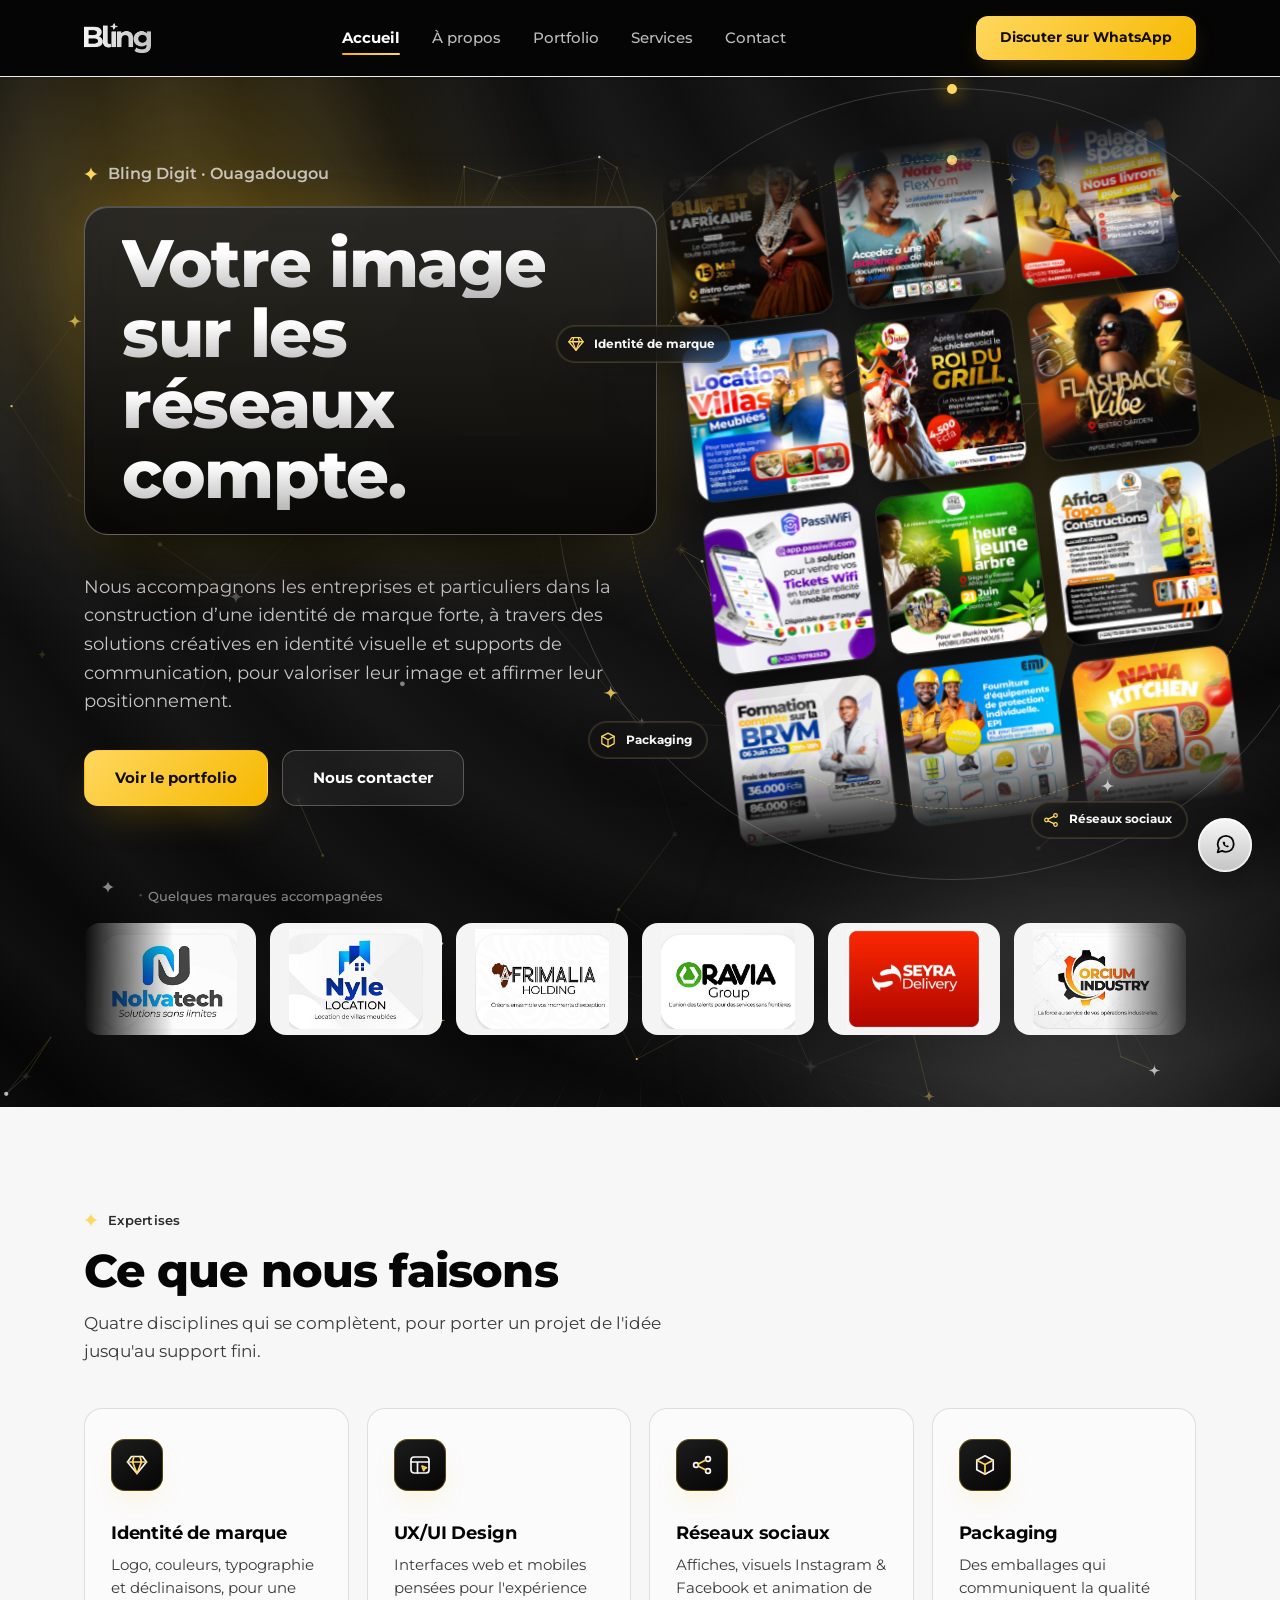
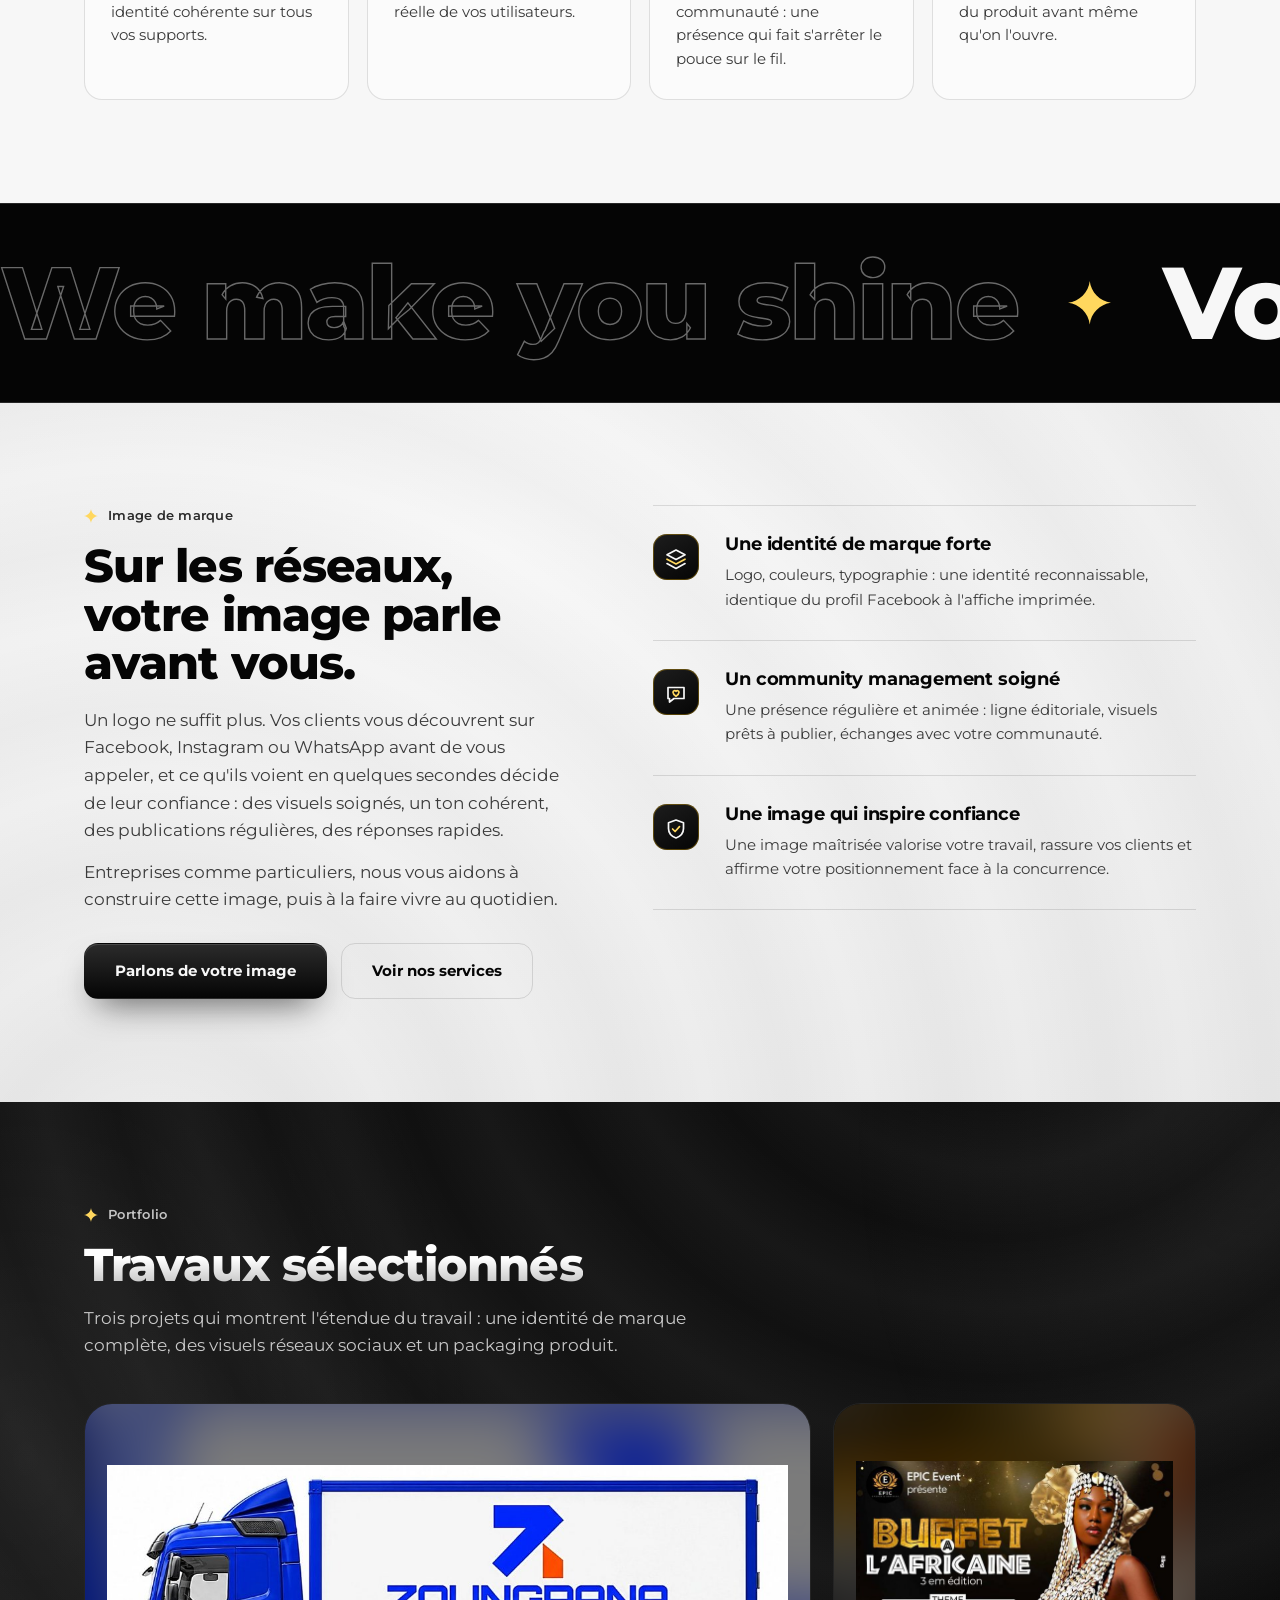
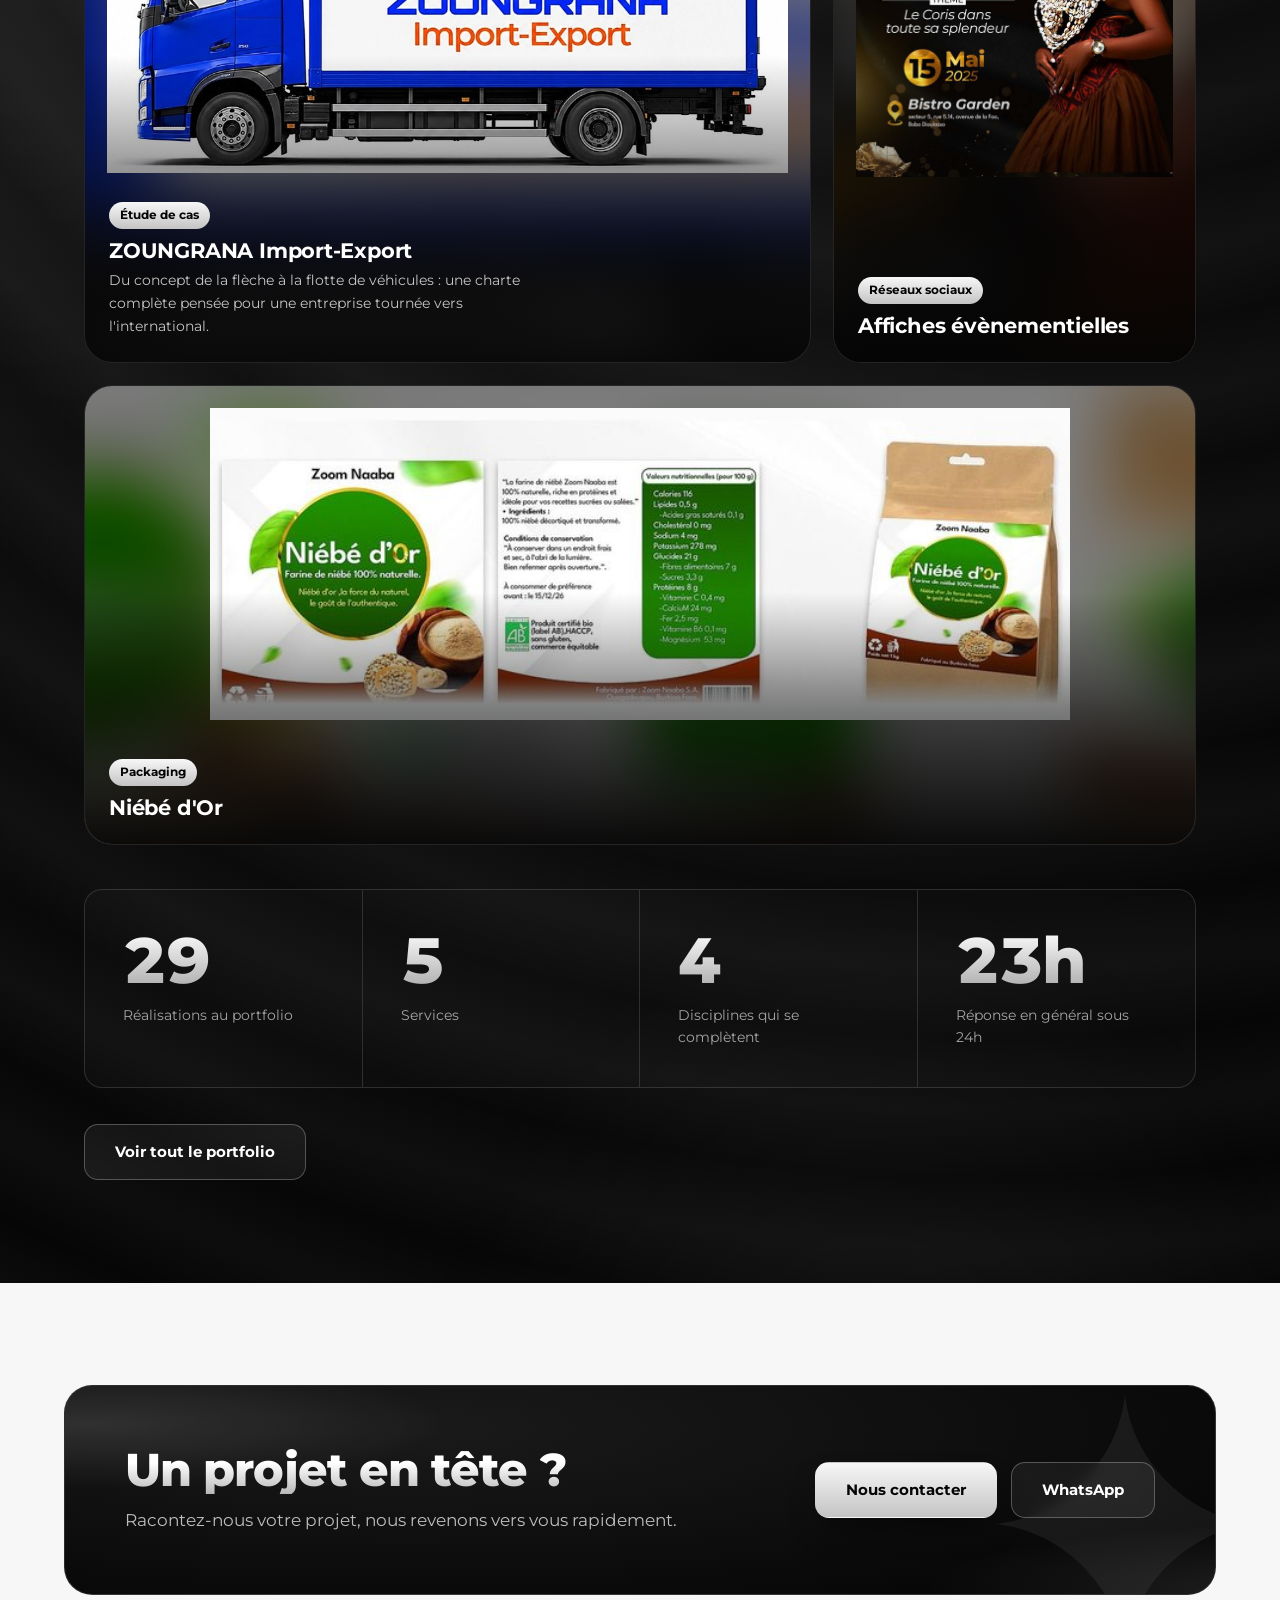
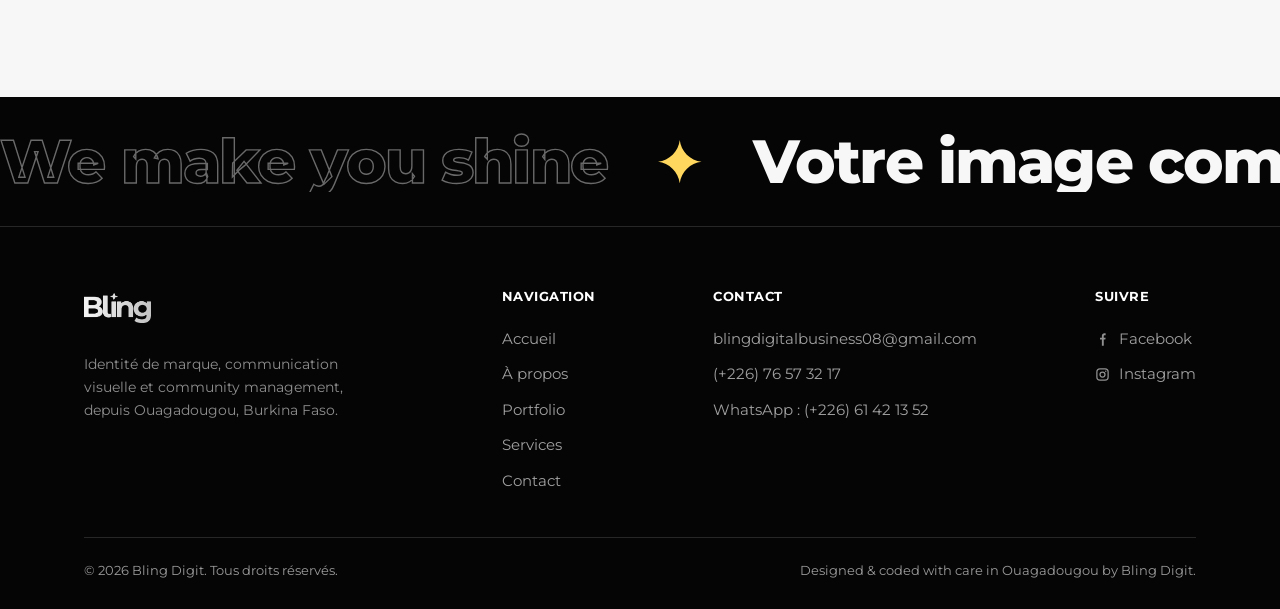
<file: index.html>
<!DOCTYPE html>
<html lang="fr">
<head>
<meta charset="UTF-8">
<meta name="viewport" content="width=device-width, initial-scale=1.0">
<title>Bling Digit | Identité de marque, design &amp; community management</title>
<meta name="description" content="Bling Digit accompagne entreprises et particuliers à Ouagadougou : identité visuelle, supports de communication, réseaux sociaux et community management.">
<meta name="theme-color" content="#050505">
<meta property="og:type" content="website">
<meta property="og:site_name" content="Bling Digit">
<meta property="og:title" content="Bling Digit | Identité de marque, design &amp; community management">
<meta property="og:description" content="Bling Digit accompagne entreprises et particuliers à Ouagadougou : identité visuelle, supports de communication, réseaux sociaux et community management.">
<meta property="og:image" content="https://www.blingdigit.com/assets/img/og-cover.jpg">
<meta property="og:image:width" content="1200">
<meta property="og:image:height" content="630">
<meta property="og:image:alt" content="Logo Bling Digit">
<meta property="og:url" content="https://www.blingdigit.com/">
<meta property="og:locale" content="fr_FR">
<meta name="twitter:card" content="summary_large_image">
<meta name="twitter:title" content="Bling Digit | Identité de marque, design &amp; community management">
<meta name="twitter:description" content="Bling Digit accompagne entreprises et particuliers à Ouagadougou : identité visuelle, supports de communication, réseaux sociaux et community management.">
<meta name="twitter:image" content="https://www.blingdigit.com/assets/img/og-cover.jpg">
<link rel="canonical" href="https://www.blingdigit.com/">
<link rel="icon" type="image/png" href="assets/img/favicon.png">
<link rel="icon" type="image/png" sizes="32x32" href="assets/img/favicon-32.png">
<link rel="apple-touch-icon" href="assets/img/apple-touch-icon.png">
<link rel="preconnect" href="https://fonts.googleapis.com">
<link rel="preconnect" href="https://fonts.gstatic.com" crossorigin>
<link href="https://fonts.googleapis.com/css2?family=Montserrat:wght@400;500;600;700;800&amp;display=swap" rel="stylesheet">
<link rel="stylesheet" href="assets/styles.css">
<link rel="stylesheet" href="assets/futur.css?v=2">
<script>document.documentElement.classList.add('js');setTimeout(function(){if(!window.__bling){document.documentElement.classList.remove('js')}},4000);</script>
<script type="application/ld+json">
{"@context":"https://schema.org","@type":"ProfessionalService","name":"Bling Digit","url":"https://www.blingdigit.com/","logo":"https://www.blingdigit.com/assets/img/bling-logo-dark.png","image":"https://www.blingdigit.com/assets/img/og-cover.jpg","description":"Identité de marque, supports de communication, réseaux sociaux et community management pour entreprises et particuliers.","email":"blingdigitalbusiness08@gmail.com","telephone":"+22676573217","address":{"@type":"PostalAddress","addressLocality":"Ouagadougou","addressCountry":"BF"},"sameAs":["https://www.facebook.com/profile.php?id=100087631194981","https://www.instagram.com/bling_digit/"]}
</script>
</head>
<body>
<a class="skip-link" href="#main-content">Aller au contenu</a>

<header class="nav" id="nav">
  <div class="wrap">
    <a href="index.html" class="brand" aria-label="Bling Digit, accueil"><img width="487" height="217" src="assets/img/bling-logo-light.png" alt="Bling Digit" class="mark"></a>
    <nav class="nav-links" id="nav-links" aria-label="Navigation principale">
      <a href="index.html" aria-current="page">Accueil</a>
      <a href="a-propos.html">À propos</a>
      <a href="portfolio.html">Portfolio</a>
      <a href="services.html">Services</a>
      <a href="contact.html">Contact</a>
      <a class="mobile-only" href="https://wa.me/22661421352" target="_blank" rel="noopener">Discuter sur WhatsApp</a>
    </nav>
    <a class="nav-cta desktop-only" href="https://wa.me/22661421352" target="_blank" rel="noopener">Discuter sur WhatsApp</a>
    <button class="nav-toggle" type="button" aria-controls="nav-links" aria-label="Ouvrir le menu" aria-expanded="false"><span></span><span></span><span></span></button>
  </div>
</header>

<main id="main-content" tabindex="-1">

  <!-- HERO -->
  <section class="surface-dark hero"><div class="hero-fx" aria-hidden="true"><canvas></canvas><i class="aur a1"></i><i class="aur a2"></i><i class="gridfloor"></i><div class="ob"><i class="orbit o1"></i><i class="orbit o2"></i></div></div>
    <svg class="hero-star" viewBox="0 0 24 24" aria-hidden="true"><path d="M12 0C12.6 6.2 17.8 11.4 24 12 17.8 12.6 12.6 17.8 12 24 11.4 17.8 6.2 12.6 0 12 6.2 11.4 11.4 6.2 12 0Z"/></svg>
    <svg class="star-float" style="left:46%;top:14%;width:18px" viewBox="0 0 24 24" aria-hidden="true"><path d="M12 0C12.6 6.2 17.8 11.4 24 12 17.8 12.6 12.6 17.8 12 24 11.4 17.8 6.2 12.6 0 12 6.2 11.4 11.4 6.2 12 0Z"/></svg>
    <svg class="star-float" style="left:8%;top:78%;width:12px;animation-delay:1.2s" viewBox="0 0 24 24" aria-hidden="true"><path d="M12 0C12.6 6.2 17.8 11.4 24 12 17.8 12.6 12.6 17.8 12 24 11.4 17.8 6.2 12.6 0 12 6.2 11.4 11.4 6.2 12 0Z"/></svg>
    <svg class="star-float" style="left:92%;top:60%;width:14px;animation-delay:2.4s" viewBox="0 0 24 24" aria-hidden="true"><path d="M12 0C12.6 6.2 17.8 11.4 24 12 17.8 12.6 12.6 17.8 12 24 11.4 17.8 6.2 12.6 0 12 6.2 11.4 11.4 6.2 12 0Z"/></svg>
    <div class="wrap">
      <div class="hero-grid">
        <div>
          <p class="hero-kicker reveal"><svg viewBox="0 0 24 24" aria-hidden="true"><path d="M12 0C12.6 6.2 17.8 11.4 24 12 17.8 12.6 12.6 17.8 12 24 11.4 17.8 6.2 12.6 0 12 6.2 11.4 11.4 6.2 12 0Z"/></svg>Bling Digit · Ouagadougou</p>
          <h1 class="pill" data-split>Votre image sur les réseaux compte.</h1>
          <p class="lede on-dark reveal" style="--d:.35s">Nous accompagnons les entreprises et particuliers dans la construction d’une identité de marque forte, à travers des solutions créatives en identité visuelle et supports de communication, pour valoriser leur image et affirmer leur positionnement.</p>
          <div class="hero-actions reveal" style="--d:.5s">
            <a href="portfolio.html" class="btn btn-primary">Voir le portfolio</a>
            <a href="contact.html" class="btn btn-ghost-dark">Nous contacter</a>
          </div>
        </div>
        <div class="wall-wrap reveal" data-anim="zoom" style="--d:.3s" aria-hidden="true"><div class="wall"><div class="wall-col up"><div class="wall-track"><img width="640" height="636" decoding="async" src="assets/img/thumbs/poster-buffet.jpg" alt=""><img width="640" height="640" decoding="async" src="assets/img/thumbs/poster-nyle-villa.jpg" alt=""><img width="640" height="640" decoding="async" src="assets/img/thumbs/poster-passiwifi.jpg" alt=""><img width="640" height="640" decoding="async" src="assets/img/thumbs/poster-brvm.jpg" alt=""></div></div><div class="wall-col down"><div class="wall-track"><img width="640" height="640" decoding="async" src="assets/img/thumbs/poster-flexyam.jpg" alt=""><img width="640" height="640" decoding="async" src="assets/img/thumbs/poster-roi-grill.jpg" alt=""><img width="640" height="640" decoding="async" src="assets/img/thumbs/poster-jeune-arbre.jpg" alt=""><img width="640" height="640" decoding="async" src="assets/img/thumbs/poster-epi.jpg" alt=""></div></div><div class="wall-col up slow"><div class="wall-track"><img width="640" height="640" decoding="async" src="assets/img/thumbs/poster-palace-speed2.jpg" alt=""><img width="640" height="640" decoding="async" src="assets/img/thumbs/poster-flashback.jpg" alt=""><img width="640" height="690" decoding="async" src="assets/img/thumbs/poster-africa-topo.jpg" alt=""><img width="640" height="731" decoding="async" src="assets/img/thumbs/poster-nana-kitchen.jpg" alt=""></div></div></div></div>
      </div>
    <div class="brands-strip">
      <p class="wrap cap">Quelques marques accompagnées</p>
      <div class="marquee">
        <div class="marquee-track">
          <div class="marquee-item"><img width="477" height="356" loading="lazy" decoding="async" src="assets/img/thumbs/logo-nolvatech.jpg" alt="Nolvatech"></div>
          <div class="marquee-item"><img width="477" height="356" loading="lazy" decoding="async" src="assets/img/thumbs/logo-nyle.jpg" alt="Nyle Location"></div>
          <div class="marquee-item"><img width="477" height="356" loading="lazy" decoding="async" src="assets/img/thumbs/logo-afrimalia.jpg" alt="Afrimalia Holding"></div>
          <div class="marquee-item"><img width="477" height="356" loading="lazy" decoding="async" src="assets/img/thumbs/logo-oravia.jpg" alt="Oravia Group"></div>
          <div class="marquee-item"><img width="720" height="537" loading="lazy" decoding="async" src="assets/img/thumbs/logo-seyra.jpg" alt="Seyra Delivery"></div>
          <div class="marquee-item"><img width="477" height="356" loading="lazy" decoding="async" src="assets/img/thumbs/logo-orcium.jpg" alt="Orcium Industry"></div>
          <div class="marquee-item"><img width="477" height="356" loading="lazy" decoding="async" src="assets/img/thumbs/logo-palace-speed.jpg" alt="Palace Speed"></div>
          <div class="marquee-item"><img width="477" height="355" loading="lazy" decoding="async" src="assets/img/thumbs/logo-ida-jus.jpg" alt="Ida Jus naturel"></div>
          <div class="marquee-item"><img width="477" height="356" loading="lazy" decoding="async" src="assets/img/thumbs/logo-wifi-barness.jpg" alt="Wifi Zone Barness"></div>
          <div class="marquee-item"><img width="477" height="356" loading="lazy" decoding="async" src="assets/img/thumbs/logo-deogracias.jpg" alt="Déogracias Multiservices"></div>
        </div>
      </div>
    </div>
    </div>
  <div class="hero-top" aria-hidden="true"><div class="ob"><b class="chip c1"><svg width="24" height="24" viewBox="0 0 24 24" fill="none" stroke="currentColor" stroke-width="1.7" stroke-linecap="round" stroke-linejoin="round" aria-hidden="true"><path d="M6.5 3.5h11l4 5.5L12 20.5 2.5 9z"/><path class="a" d="M2.5 9h19M9 3.5L7.5 9 12 20.5M15 3.5L16.5 9 12 20.5"/></svg>Identité de marque</b><b class="chip c2"><svg width="24" height="24" viewBox="0 0 24 24" fill="none" stroke="currentColor" stroke-width="1.7" stroke-linecap="round" stroke-linejoin="round" aria-hidden="true"><circle cx="6" cy="12" r="2.4"/><circle cx="18" cy="6" r="2.4"/><circle cx="18" cy="18" r="2.4"/><path class="a" d="M8.2 10.9l7.6-3.8M8.2 13.1l7.6 3.8"/></svg>Réseaux sociaux</b><b class="chip c3"><svg width="24" height="24" viewBox="0 0 24 24" fill="none" stroke="currentColor" stroke-width="1.7" stroke-linecap="round" stroke-linejoin="round" aria-hidden="true"><path d="M12 2.8l8.2 4.4v9.6L12 21.2 3.8 16.8V7.2z"/><path class="a" d="M3.8 7.2L12 11.6l8.2-4.4M12 11.6v9.6"/></svg>Packaging</b></div></div></section>

  <!-- OFFER -->
  <section>
    <div class="wrap">
      <p class="eyebrow"><svg viewBox="0 0 24 24" aria-hidden="true"><path d="M12 0C12.6 6.2 17.8 11.4 24 12 17.8 12.6 12.6 17.8 12 24 11.4 17.8 6.2 12.6 0 12 6.2 11.4 11.4 6.2 12 0Z"/></svg>Expertises</p>
      <h2 class="h-lg" data-split>Ce que nous faisons</h2>
      <p class="lede reveal" style="margin-top:14px;">Quatre disciplines qui se complètent, pour porter un projet de l'idée jusqu'au support fini.</p>
      <div class="offer-grid" style="margin-top:44px;" data-stagger=".1">
        <div class="offer reveal">
          <div class="ic"><svg width="24" height="24" viewBox="0 0 24 24" fill="none" stroke="currentColor" stroke-width="1.7" stroke-linecap="round" stroke-linejoin="round" aria-hidden="true"><path d="M6.5 3.5h11l4 5.5L12 20.5 2.5 9z"/><path class="a" d="M2.5 9h19M9 3.5L7.5 9 12 20.5M15 3.5L16.5 9 12 20.5"/></svg></div>
          <h3>Identité de marque</h3>
          <p>Logo, couleurs, typographie et déclinaisons, pour une identité cohérente sur tous vos supports.</p>
        </div>
        <div class="offer reveal">
          <div class="ic"><svg width="24" height="24" viewBox="0 0 24 24" fill="none" stroke="currentColor" stroke-width="1.7" stroke-linecap="round" stroke-linejoin="round" aria-hidden="true"><rect x="3" y="4" width="18" height="16" rx="3"/><path d="M3 9h18M9.5 9v11"/><path class="a" d="M14 13l4.5 1.8-1.9.9-.9 1.9z"/></svg></div>
          <h3>UX/UI Design</h3>
          <p>Interfaces web et mobiles pensées pour l'expérience réelle de vos utilisateurs.</p>
        </div>
        <div class="offer reveal">
          <div class="ic"><svg width="24" height="24" viewBox="0 0 24 24" fill="none" stroke="currentColor" stroke-width="1.7" stroke-linecap="round" stroke-linejoin="round" aria-hidden="true"><circle cx="6" cy="12" r="2.4"/><circle cx="18" cy="6" r="2.4"/><circle cx="18" cy="18" r="2.4"/><path class="a" d="M8.2 10.9l7.6-3.8M8.2 13.1l7.6 3.8"/></svg></div>
          <h3>Réseaux sociaux</h3>
          <p>Affiches, visuels Instagram &amp; Facebook et animation de communauté : une présence qui fait s'arrêter le pouce sur le fil.</p>
        </div>
        <div class="offer reveal">
          <div class="ic"><svg width="24" height="24" viewBox="0 0 24 24" fill="none" stroke="currentColor" stroke-width="1.7" stroke-linecap="round" stroke-linejoin="round" aria-hidden="true"><path d="M12 2.8l8.2 4.4v9.6L12 21.2 3.8 16.8V7.2z"/><path class="a" d="M3.8 7.2L12 11.6l8.2-4.4M12 11.6v9.6"/></svg></div>
          <h3>Packaging</h3>
          <p>Des emballages qui communiquent la qualité du produit avant même qu'on l'ouvre.</p>
        </div>
      </div>
    </div>
  </section>

  <div class="band" aria-hidden="true"><div class="band-track" aria-hidden="true"><span>We make you shine</span><svg viewBox="0 0 24 24" aria-hidden="true"><path d="M12 0C12.6 6.2 17.8 11.4 24 12 17.8 12.6 12.6 17.8 12 24 11.4 17.8 6.2 12.6 0 12 6.2 11.4 11.4 6.2 12 0Z"/></svg><span>Votre image compte</span><svg viewBox="0 0 24 24" aria-hidden="true"><path d="M12 0C12.6 6.2 17.8 11.4 24 12 17.8 12.6 12.6 17.8 12 24 11.4 17.8 6.2 12.6 0 12 6.2 11.4 11.4 6.2 12 0Z"/></svg><span>We make you shine</span><svg viewBox="0 0 24 24" aria-hidden="true"><path d="M12 0C12.6 6.2 17.8 11.4 24 12 17.8 12.6 12.6 17.8 12 24 11.4 17.8 6.2 12.6 0 12 6.2 11.4 11.4 6.2 12 0Z"/></svg><span>Votre image compte</span><svg viewBox="0 0 24 24" aria-hidden="true"><path d="M12 0C12.6 6.2 17.8 11.4 24 12 17.8 12.6 12.6 17.8 12 24 11.4 17.8 6.2 12.6 0 12 6.2 11.4 11.4 6.2 12 0Z"/></svg><span>We make you shine</span><svg viewBox="0 0 24 24" aria-hidden="true"><path d="M12 0C12.6 6.2 17.8 11.4 24 12 17.8 12.6 12.6 17.8 12 24 11.4 17.8 6.2 12.6 0 12 6.2 11.4 11.4 6.2 12 0Z"/></svg><span>Votre image compte</span><svg viewBox="0 0 24 24" aria-hidden="true"><path d="M12 0C12.6 6.2 17.8 11.4 24 12 17.8 12.6 12.6 17.8 12 24 11.4 17.8 6.2 12.6 0 12 6.2 11.4 11.4 6.2 12 0Z"/></svg></div></div>

  <!-- BRANDING & COMMUNITY MANAGEMENT -->
  <section class="section-cloud">
    <div class="wrap brand-split">
      <div>
        <p class="eyebrow"><svg viewBox="0 0 24 24" aria-hidden="true"><path d="M12 0C12.6 6.2 17.8 11.4 24 12 17.8 12.6 12.6 17.8 12 24 11.4 17.8 6.2 12.6 0 12 6.2 11.4 11.4 6.2 12 0Z"/></svg>Image de marque</p>
        <h2 class="h-lg" data-split>Sur les réseaux, votre image parle avant vous.</h2>
        <p class="lede reveal" style="margin-top:18px;">Un logo ne suffit plus. Vos clients vous découvrent sur Facebook, Instagram ou WhatsApp avant de vous appeler, et ce qu'ils voient en quelques secondes décide de leur confiance : des visuels soignés, un ton cohérent, des publications régulières, des réponses rapides.</p>
        <p class="lede reveal" style="margin-top:14px;">Entreprises comme particuliers, nous vous aidons à construire cette image, puis à la faire vivre au quotidien.</p>
        <div class="reveal" style="margin-top:30px; display:flex; gap:14px; flex-wrap:wrap;">
          <a href="contact.html" class="btn btn-primary">Parlons de votre image</a>
          <a href="services.html" class="btn btn-ghost-light">Voir nos services</a>
        </div>
      </div>
      <div class="brand-rows" data-stagger=".14">
        <div class="brand-row reveal" data-anim="right"><span class="ic2"><svg width="24" height="24" viewBox="0 0 24 24" fill="none" stroke="currentColor" stroke-width="1.7" stroke-linecap="round" stroke-linejoin="round" aria-hidden="true"><path d="M12 3l9 4.8-9 4.8-9-4.8z"/><path class="a" d="M3 12.2l9 4.8 9-4.8"/><path d="M3 16.6l9 4.8 9-4.8"/></svg></span><div><h3>Une identité de marque forte</h3><p>Logo, couleurs, typographie : une identité reconnaissable, identique du profil Facebook à l'affiche imprimée.</p></div></div>
        <div class="brand-row reveal" data-anim="right"><span class="ic2"><svg width="24" height="24" viewBox="0 0 24 24" fill="none" stroke="currentColor" stroke-width="1.7" stroke-linecap="round" stroke-linejoin="round" aria-hidden="true"><path d="M4 5.5h16v11H10l-4.5 3.5v-3.5H4z"/><path class="a" d="M12 14.2s-3-1.9-3-3.9a1.7 1.7 0 0 1 3-1 1.7 1.7 0 0 1 3 1c0 2-3 3.9-3 3.9z"/></svg></span><div><h3>Un community management soigné</h3><p>Une présence régulière et animée : ligne éditoriale, visuels prêts à publier, échanges avec votre communauté.</p></div></div>
        <div class="brand-row reveal" data-anim="right"><span class="ic2"><svg width="24" height="24" viewBox="0 0 24 24" fill="none" stroke="currentColor" stroke-width="1.7" stroke-linecap="round" stroke-linejoin="round" aria-hidden="true"><path d="M12 3l7.5 2.8v5.7c0 4.4-3 7.8-7.5 9.5-4.5-1.7-7.5-5.1-7.5-9.5V5.8z"/><path class="a" d="M8.6 12l2.5 2.5 4.4-4.9"/></svg></span><div><h3>Une image qui inspire confiance</h3><p>Une image maîtrisée valorise votre travail, rassure vos clients et affirme votre positionnement face à la concurrence.</p></div></div>
      </div>
    </div>
  </section>

  <!-- FEATURED WORK -->
  <section class="surface-dark">
    <div class="wrap">
      <p class="eyebrow on-dark"><svg viewBox="0 0 24 24" aria-hidden="true"><path d="M12 0C12.6 6.2 17.8 11.4 24 12 17.8 12.6 12.6 17.8 12 24 11.4 17.8 6.2 12.6 0 12 6.2 11.4 11.4 6.2 12 0Z"/></svg>Portfolio</p>
      <h2 class="h-lg" data-split>Travaux sélectionnés</h2>
      <p class="lede on-dark reveal" style="margin-top:14px;">Trois projets qui montrent l'étendue du travail : une identité de marque complète, des visuels réseaux sociaux et un packaging produit.</p>

      <div class="feature-grid" style="margin-top:44px;">
        <a href="etude-de-cas.html" class="work-card tall reveal" style="--img:url('img/zoungrana-truck.jpg')">
          <div class="frame"><img width="1026" height="463" loading="lazy" decoding="async" src="assets/img/zoungrana-truck.jpg" alt="Camion floqué de l'identité ZOUNGRANA Import-Export"></div>
          <div class="scrim"></div><div class="glare"></div>
          <div class="body">
            <span class="tag">Étude de cas</span>
            <h3>ZOUNGRANA Import-Export</h3>
            <p>Du concept de la flèche à la flotte de véhicules : une charte complète pensée pour une entreprise tournée vers l'international.</p>
          </div>
        </a>
        <a href="portfolio.html#reseaux" class="work-card tall reveal" style="--d:.12s; --img:url('img/thumbs/poster-buffet.jpg')">
          <div class="frame"><img width="1080" height="1074" loading="lazy" decoding="async" src="assets/img/thumbs/poster-buffet.jpg" alt="Affiche évènementielle Buffet à l'Africaine"></div>
          <div class="scrim"></div><div class="glare"></div>
          <div class="body">
            <span class="tag">Réseaux sociaux</span>
            <h3>Affiches évènementielles</h3>
          </div>
        </a>
        <a href="portfolio.html#packaging" class="work-card wide reveal" style="--d:.2s; --img:url('img/thumbs/pkg-niebe-dor.jpg')">
          <div class="frame"><img width="1400" height="508" loading="lazy" decoding="async" src="assets/img/thumbs/pkg-niebe-dor.jpg" alt="Packaging Niébé d'Or"></div>
          <div class="scrim"></div><div class="glare"></div>
          <div class="body">
            <span class="tag">Packaging</span>
            <h3>Niébé d'Or</h3>
          </div>
        </a>
      </div>

      <div class="stats reveal" style="margin-top:44px;">
        <div class="stat"><div class="n" data-count="31">31</div><div class="l">Réalisations au portfolio</div></div>
        <div class="stat"><div class="n" data-count="5">5</div><div class="l">Services</div></div>
        <div class="stat"><div class="n" data-count="4">4</div><div class="l">Disciplines qui se complètent</div></div>
        <div class="stat"><div class="n" data-count="24" data-suffix="h">24h</div><div class="l">Réponse en général sous 24h</div></div>
      </div>

      <div class="reveal" style="margin-top:36px;">
        <a href="portfolio.html" class="btn btn-ghost-dark">Voir tout le portfolio</a>
      </div>
    </div>
  </section>

  <section>
    <div class="cta-band reveal" data-anim="zoom">
      <svg class="star-big" viewBox="0 0 24 24" aria-hidden="true"><path d="M12 0C12.6 6.2 17.8 11.4 24 12 17.8 12.6 12.6 17.8 12 24 11.4 17.8 6.2 12.6 0 12 6.2 11.4 11.4 6.2 12 0Z"/></svg>
      <div>
        <h2 class="h-lg" data-split>Un projet en tête ?</h2>
        <p class="lede" style="margin-top:12px;">Racontez-nous votre projet, nous revenons vers vous rapidement.</p>
      </div>
      <div class="cta-actions">
        <a href="contact.html" class="btn btn-primary">Nous contacter</a>
        <a href="https://wa.me/22661421352" class="btn btn-ghost-dark" target="_blank" rel="noopener">WhatsApp</a>
      </div>
    </div>
  </section>
</main>

<footer>
  <div class="foot-band"><div class="band" style="padding:0;background:transparent;border:0;"><div class="band-track" aria-hidden="true"><span>We make you shine</span><svg viewBox="0 0 24 24" aria-hidden="true"><path d="M12 0C12.6 6.2 17.8 11.4 24 12 17.8 12.6 12.6 17.8 12 24 11.4 17.8 6.2 12.6 0 12 6.2 11.4 11.4 6.2 12 0Z"/></svg><span>Votre image compte</span><svg viewBox="0 0 24 24" aria-hidden="true"><path d="M12 0C12.6 6.2 17.8 11.4 24 12 17.8 12.6 12.6 17.8 12 24 11.4 17.8 6.2 12.6 0 12 6.2 11.4 11.4 6.2 12 0Z"/></svg><span>We make you shine</span><svg viewBox="0 0 24 24" aria-hidden="true"><path d="M12 0C12.6 6.2 17.8 11.4 24 12 17.8 12.6 12.6 17.8 12 24 11.4 17.8 6.2 12.6 0 12 6.2 11.4 11.4 6.2 12 0Z"/></svg><span>Votre image compte</span><svg viewBox="0 0 24 24" aria-hidden="true"><path d="M12 0C12.6 6.2 17.8 11.4 24 12 17.8 12.6 12.6 17.8 12 24 11.4 17.8 6.2 12.6 0 12 6.2 11.4 11.4 6.2 12 0Z"/></svg><span>We make you shine</span><svg viewBox="0 0 24 24" aria-hidden="true"><path d="M12 0C12.6 6.2 17.8 11.4 24 12 17.8 12.6 12.6 17.8 12 24 11.4 17.8 6.2 12.6 0 12 6.2 11.4 11.4 6.2 12 0Z"/></svg><span>Votre image compte</span><svg viewBox="0 0 24 24" aria-hidden="true"><path d="M12 0C12.6 6.2 17.8 11.4 24 12 17.8 12.6 12.6 17.8 12 24 11.4 17.8 6.2 12.6 0 12 6.2 11.4 11.4 6.2 12 0Z"/></svg></div></div></div>
  <div class="wrap">
    <div class="foot-top">
      <div class="foot-col" style="max-width:300px;">
        <a href="index.html" class="brand" style="margin-bottom:14px; display:inline-flex;" aria-label="Bling Digit, accueil"><img width="487" height="217" src="assets/img/bling-logo-light.png" alt="Bling Digit" class="mark"></a>
        <p style="font-size:.9rem; color:rgba(255,255,255,.55); margin-top:10px;">Identité de marque, communication visuelle et community management, depuis Ouagadougou, Burkina Faso.</p>
      </div>
      <div class="foot-col">
        <p class="foot-h">NAVIGATION</p>
        <a href="index.html">Accueil</a>
        <a href="a-propos.html">À propos</a>
        <a href="portfolio.html">Portfolio</a>
        <a href="services.html">Services</a>
        <a href="contact.html">Contact</a>
      </div>
      <div class="foot-col">
        <p class="foot-h">CONTACT</p>
        <a href="mailto:blingdigitalbusiness08@gmail.com">blingdigitalbusiness08@gmail.com</a>
        <a href="tel:+22676573217">(+226) 76 57 32 17</a>
        <a href="https://wa.me/22661421352" target="_blank" rel="noopener">WhatsApp : (+226) 61 42 13 52</a>
      </div>
      <div class="foot-col">
        <p class="foot-h">SUIVRE</p>
        <a class="social-link" href="https://www.facebook.com/profile.php?id=100087631194981" target="_blank" rel="noopener"><svg width="15" height="15" viewBox="0 0 24 24" fill="currentColor" aria-hidden="true"><path d="M14 9V6.5C14 5.7 14.7 5 15.5 5H17V2H15C12.8 2 11 3.8 11 6V9H8V12H11V22H14V12H16.5L17 9H14Z"/></svg><span>Facebook</span></a>
        <a class="social-link" href="https://www.instagram.com/bling_digit/" target="_blank" rel="noopener"><svg width="15" height="15" viewBox="0 0 24 24" fill="none" stroke="currentColor" stroke-width="2" aria-hidden="true"><rect x="3" y="3" width="18" height="18" rx="5"/><circle cx="12" cy="12" r="4"/><circle cx="17.2" cy="6.8" r="1.1" fill="currentColor" stroke="none"/></svg><span>Instagram</span></a>
      </div>
    </div>
    <div class="foot-bottom">
      <span>© <span class="js-year">2026</span> Bling Digit. Tous droits réservés.</span>
      <span>Designed &amp; coded with care in Ouagadougou by Bling Digit.</span>
    </div>
  </div>
</footer>

<script src="assets/script.js"></script>
<script src="assets/futur.js?v=2" defer></script>
</body>
</html>
</file>
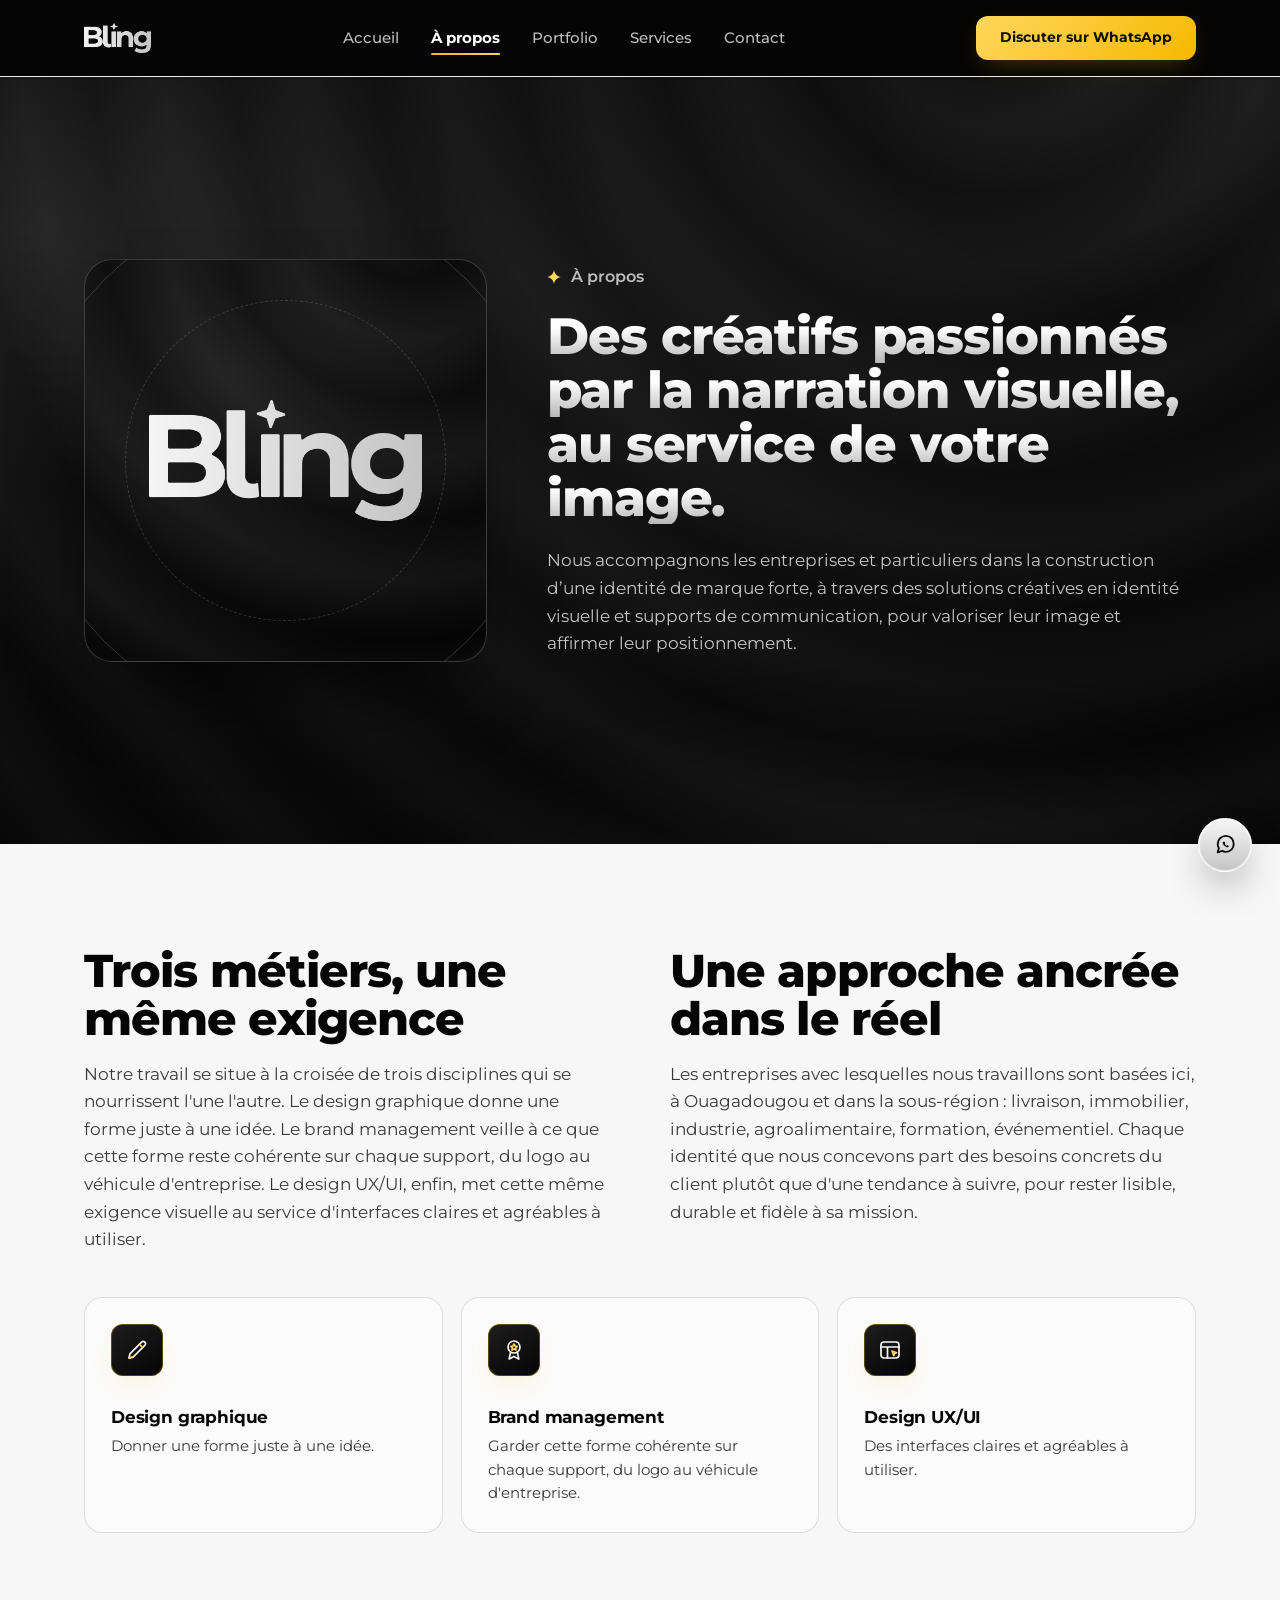
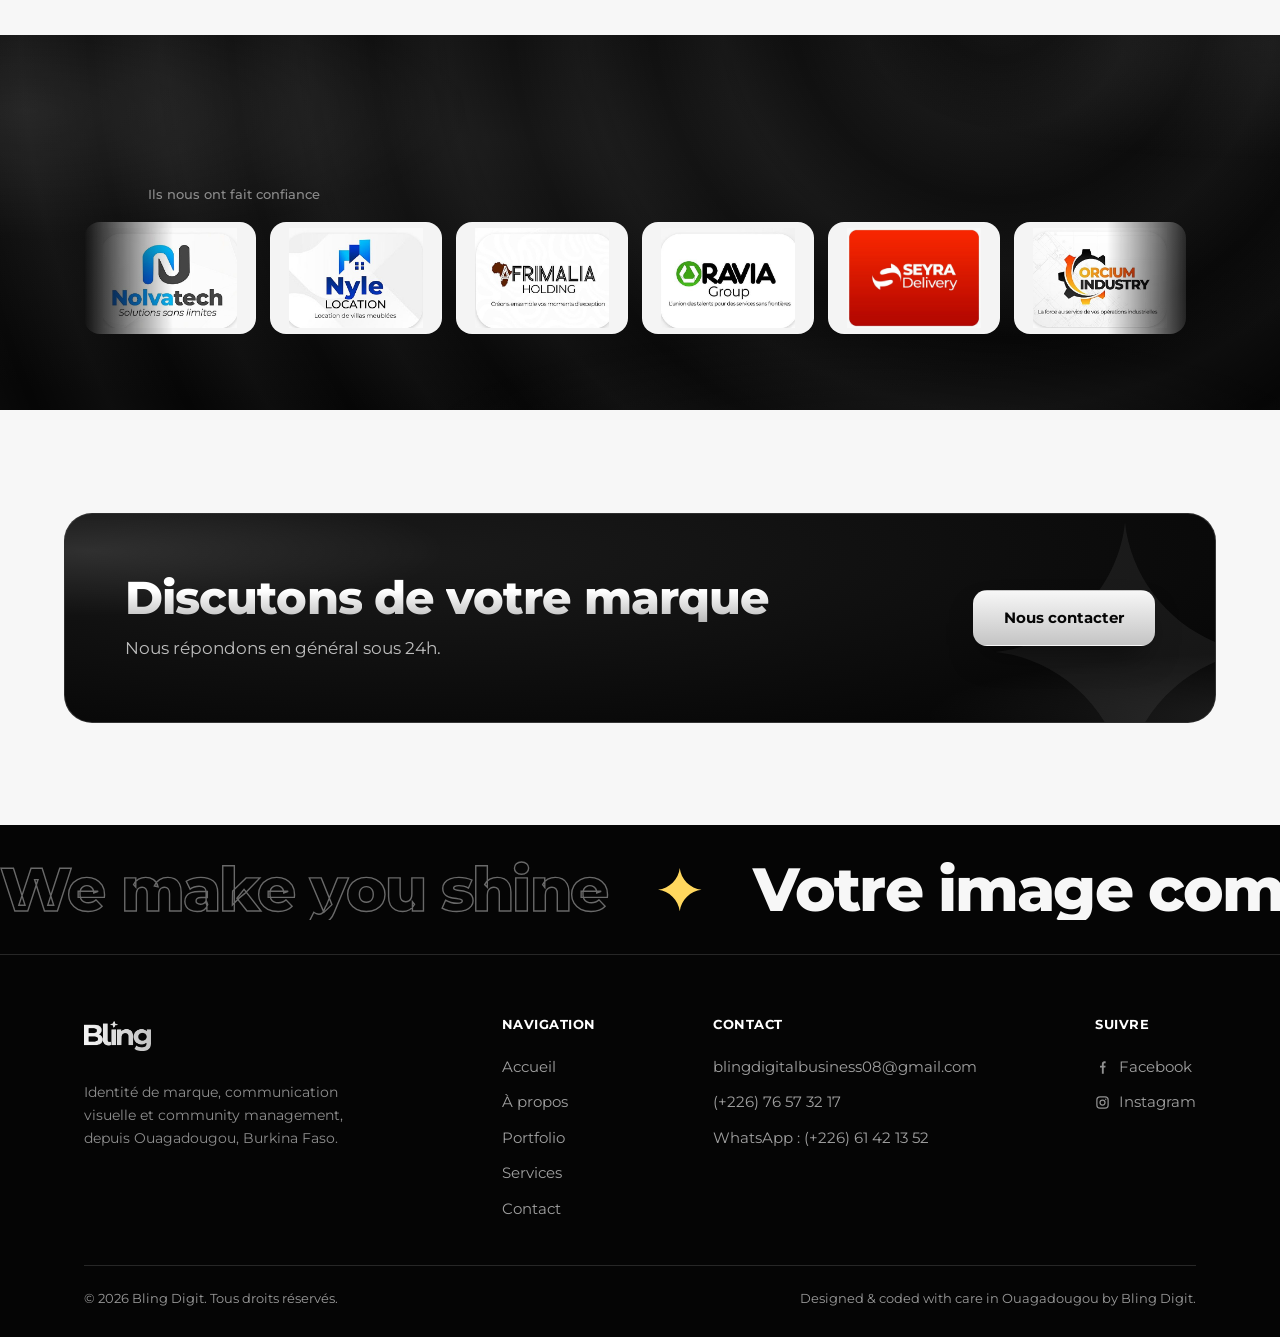
<file: a-propos.html>
<!DOCTYPE html>
<html lang="fr">
<head>
<meta charset="UTF-8">
<meta name="viewport" content="width=device-width, initial-scale=1.0">
<title>À propos | Bling Digit</title>
<meta name="description" content="Bling Digit : créatifs passionnés par la narration visuelle, au service de votre image de marque à Ouagadougou.">
<meta name="theme-color" content="#050505">
<meta property="og:type" content="website">
<meta property="og:site_name" content="Bling Digit">
<meta property="og:title" content="À propos | Bling Digit">
<meta property="og:description" content="Bling Digit : créatifs passionnés par la narration visuelle, au service de votre image de marque à Ouagadougou.">
<meta property="og:image" content="https://www.blingdigit.com/assets/img/og-cover.jpg">
<meta property="og:image:width" content="1200">
<meta property="og:image:height" content="630">
<meta property="og:image:alt" content="Logo Bling Digit">
<meta property="og:url" content="https://www.blingdigit.com/a-propos.html">
<meta property="og:locale" content="fr_FR">
<meta name="twitter:card" content="summary_large_image">
<meta name="twitter:title" content="À propos | Bling Digit">
<meta name="twitter:description" content="Bling Digit : créatifs passionnés par la narration visuelle, au service de votre image de marque à Ouagadougou.">
<meta name="twitter:image" content="https://www.blingdigit.com/assets/img/og-cover.jpg">
<link rel="canonical" href="https://www.blingdigit.com/a-propos.html">
<link rel="icon" type="image/png" href="assets/img/favicon.png">
<link rel="icon" type="image/png" sizes="32x32" href="assets/img/favicon-32.png">
<link rel="apple-touch-icon" href="assets/img/apple-touch-icon.png">
<link rel="preconnect" href="https://fonts.googleapis.com">
<link rel="preconnect" href="https://fonts.gstatic.com" crossorigin>
<link href="https://fonts.googleapis.com/css2?family=Montserrat:wght@400;500;600;700;800&amp;display=swap" rel="stylesheet">
<link rel="stylesheet" href="assets/styles.css">
<link rel="stylesheet" href="assets/futur.css?v=2">
<script>document.documentElement.classList.add('js');setTimeout(function(){if(!window.__bling){document.documentElement.classList.remove('js')}},4000);</script>
</head>
<body>
<a class="skip-link" href="#main-content">Aller au contenu</a>

<header class="nav" id="nav">
  <div class="wrap">
    <a href="index.html" class="brand" aria-label="Bling Digit, accueil"><img width="487" height="217" src="assets/img/bling-logo-light.png" alt="Bling Digit" class="mark"></a>
    <nav class="nav-links" id="nav-links" aria-label="Navigation principale">
      <a href="index.html">Accueil</a>
      <a href="a-propos.html" aria-current="page">À propos</a>
      <a href="portfolio.html">Portfolio</a>
      <a href="services.html">Services</a>
      <a href="contact.html">Contact</a>
      <a class="mobile-only" href="https://wa.me/22661421352" target="_blank" rel="noopener">Discuter sur WhatsApp</a>
    </nav>
    <a class="nav-cta desktop-only" href="https://wa.me/22661421352" target="_blank" rel="noopener">Discuter sur WhatsApp</a>
    <button class="nav-toggle" type="button" aria-controls="nav-links" aria-label="Ouvrir le menu" aria-expanded="false"><span></span><span></span><span></span></button>
  </div>
</header>

<main id="main-content" tabindex="-1">

  <section class="surface-dark">
    <div class="wrap" style="padding-top:clamp(48px,7vw,80px); padding-bottom:clamp(48px,7vw,80px);">
      <div class="about-photo-grid">
        <div class="brand-tile reveal" data-anim="zoom"><span class="ring r1"></span><span class="ring r2"></span><img width="487" height="217" src="assets/img/bling-logo-light.png" alt="Bling Digit"></div>
        <div>
          <p class="hero-kicker reveal"><svg viewBox="0 0 24 24" aria-hidden="true"><path d="M12 0C12.6 6.2 17.8 11.4 24 12 17.8 12.6 12.6 17.8 12 24 11.4 17.8 6.2 12.6 0 12 6.2 11.4 11.4 6.2 12 0Z"/></svg>À propos</p>
          <h1 data-split style="font-size:clamp(2rem,4.4vw,3.2rem);">Des créatifs passionnés par la narration visuelle, au service de votre image.</h1>
          <p class="lede on-dark reveal" style="margin-top:22px; font-size:1.08rem; --d:.3s">
            Nous accompagnons les entreprises et particuliers dans la construction d’une identité de marque forte, à travers des solutions créatives en identité visuelle et supports de communication, pour valoriser leur image et affirmer leur positionnement.
          </p>
        </div>
      </div>
    </div>
  </section>

  <section>
    <div class="wrap">
      <div class="about-text-grid">
        <div>
          <h2 class="h-lg" data-split>Trois métiers, une même exigence</h2>
          <p class="lede reveal" style="margin-top:16px;">
            Notre travail se situe à la croisée de trois disciplines qui se nourrissent l'une l'autre. Le design graphique donne une forme juste à une idée. Le brand management veille à ce que cette forme reste cohérente sur chaque support, du logo au véhicule d'entreprise. Le design UX/UI, enfin, met cette même exigence visuelle au service d'interfaces claires et agréables à utiliser.
          </p>
        </div>
        <div>
          <h2 class="h-lg" data-split>Une approche ancrée dans le réel</h2>
          <p class="lede reveal" style="margin-top:16px;">
            Les entreprises avec lesquelles nous travaillons sont basées ici, à Ouagadougou et dans la sous-région : livraison, immobilier, industrie, agroalimentaire, formation, événementiel. Chaque identité que nous concevons part des besoins concrets du client plutôt que d'une tendance à suivre, pour rester lisible, durable et fidèle à sa mission.
          </p>
        </div>
      </div>

      <div class="pillars" data-stagger=".12">
        <div class="offer pillar reveal"><div class="ic"><svg width="24" height="24" viewBox="0 0 24 24" fill="none" stroke="currentColor" stroke-width="1.7" stroke-linecap="round" stroke-linejoin="round" aria-hidden="true"><path d="M4 20l.9-4.1L16.6 4.2a2.2 2.2 0 0 1 3.2 3.2L8.1 19.1z"/><path class="a" d="M14.5 6.3l3.2 3.2M4 20l4.1-.9"/></svg></div><h3>Design graphique</h3><p>Donner une forme juste à une idée.</p></div>
        <div class="offer pillar reveal"><div class="ic"><svg width="24" height="24" viewBox="0 0 24 24" fill="none" stroke="currentColor" stroke-width="1.7" stroke-linecap="round" stroke-linejoin="round" aria-hidden="true"><circle cx="12" cy="9" r="6"/><path d="M8.6 14l-1.4 7 4.8-2.6 4.8 2.6-1.4-7"/><path class="a" d="M12 6l1 2 2.2.3-1.6 1.6.4 2.2-2-1-2 1 .4-2.2-1.6-1.6 2.2-.3z"/></svg></div><h3>Brand management</h3><p>Garder cette forme cohérente sur chaque support, du logo au véhicule d'entreprise.</p></div>
        <div class="offer pillar reveal"><div class="ic"><svg width="24" height="24" viewBox="0 0 24 24" fill="none" stroke="currentColor" stroke-width="1.7" stroke-linecap="round" stroke-linejoin="round" aria-hidden="true"><rect x="3" y="4" width="18" height="16" rx="3"/><path d="M3 9h18M9.5 9v11"/><path class="a" d="M14 13l4.5 1.8-1.9.9-.9 1.9z"/></svg></div><h3>Design UX/UI</h3><p>Des interfaces claires et agréables à utiliser.</p></div>
      </div>
    </div>
  </section>

  <section class="surface-dark" style="padding:clamp(48px,6vw,80px) 0;">
    <div class="wrap">
    <div class="brands-strip">
      <p class="wrap cap">Ils nous ont fait confiance</p>
      <div class="marquee">
        <div class="marquee-track">
          <div class="marquee-item"><img width="477" height="356" loading="lazy" decoding="async" src="assets/img/thumbs/logo-nolvatech.jpg" alt="Nolvatech"></div>
          <div class="marquee-item"><img width="477" height="356" loading="lazy" decoding="async" src="assets/img/thumbs/logo-nyle.jpg" alt="Nyle Location"></div>
          <div class="marquee-item"><img width="477" height="356" loading="lazy" decoding="async" src="assets/img/thumbs/logo-afrimalia.jpg" alt="Afrimalia Holding"></div>
          <div class="marquee-item"><img width="477" height="356" loading="lazy" decoding="async" src="assets/img/thumbs/logo-oravia.jpg" alt="Oravia Group"></div>
          <div class="marquee-item"><img width="720" height="537" loading="lazy" decoding="async" src="assets/img/thumbs/logo-seyra.jpg" alt="Seyra Delivery"></div>
          <div class="marquee-item"><img width="477" height="356" loading="lazy" decoding="async" src="assets/img/thumbs/logo-orcium.jpg" alt="Orcium Industry"></div>
          <div class="marquee-item"><img width="477" height="356" loading="lazy" decoding="async" src="assets/img/thumbs/logo-palace-speed.jpg" alt="Palace Speed"></div>
          <div class="marquee-item"><img width="477" height="355" loading="lazy" decoding="async" src="assets/img/thumbs/logo-ida-jus.jpg" alt="Ida Jus naturel"></div>
          <div class="marquee-item"><img width="477" height="356" loading="lazy" decoding="async" src="assets/img/thumbs/logo-wifi-barness.jpg" alt="Wifi Zone Barness"></div>
          <div class="marquee-item"><img width="477" height="356" loading="lazy" decoding="async" src="assets/img/thumbs/logo-deogracias.jpg" alt="Déogracias Multiservices"></div>
        </div>
      </div>
    </div>
    </div>
  </section>

  <section>
    <div class="cta-band reveal" data-anim="zoom">
      <svg class="star-big" viewBox="0 0 24 24" aria-hidden="true"><path d="M12 0C12.6 6.2 17.8 11.4 24 12 17.8 12.6 12.6 17.8 12 24 11.4 17.8 6.2 12.6 0 12 6.2 11.4 11.4 6.2 12 0Z"/></svg>
      <div>
        <h2 class="h-lg" data-split>Discutons de votre marque</h2>
        <p class="lede" style="margin-top:12px;">Nous répondons en général sous 24h.</p>
      </div>
      <div class="cta-actions">
        <a href="contact.html" class="btn btn-primary">Nous contacter</a>
        
      </div>
    </div>
  </section>
</main>

<footer>
  <div class="foot-band"><div class="band" style="padding:0;background:transparent;border:0;"><div class="band-track" aria-hidden="true"><span>We make you shine</span><svg viewBox="0 0 24 24" aria-hidden="true"><path d="M12 0C12.6 6.2 17.8 11.4 24 12 17.8 12.6 12.6 17.8 12 24 11.4 17.8 6.2 12.6 0 12 6.2 11.4 11.4 6.2 12 0Z"/></svg><span>Votre image compte</span><svg viewBox="0 0 24 24" aria-hidden="true"><path d="M12 0C12.6 6.2 17.8 11.4 24 12 17.8 12.6 12.6 17.8 12 24 11.4 17.8 6.2 12.6 0 12 6.2 11.4 11.4 6.2 12 0Z"/></svg><span>We make you shine</span><svg viewBox="0 0 24 24" aria-hidden="true"><path d="M12 0C12.6 6.2 17.8 11.4 24 12 17.8 12.6 12.6 17.8 12 24 11.4 17.8 6.2 12.6 0 12 6.2 11.4 11.4 6.2 12 0Z"/></svg><span>Votre image compte</span><svg viewBox="0 0 24 24" aria-hidden="true"><path d="M12 0C12.6 6.2 17.8 11.4 24 12 17.8 12.6 12.6 17.8 12 24 11.4 17.8 6.2 12.6 0 12 6.2 11.4 11.4 6.2 12 0Z"/></svg><span>We make you shine</span><svg viewBox="0 0 24 24" aria-hidden="true"><path d="M12 0C12.6 6.2 17.8 11.4 24 12 17.8 12.6 12.6 17.8 12 24 11.4 17.8 6.2 12.6 0 12 6.2 11.4 11.4 6.2 12 0Z"/></svg><span>Votre image compte</span><svg viewBox="0 0 24 24" aria-hidden="true"><path d="M12 0C12.6 6.2 17.8 11.4 24 12 17.8 12.6 12.6 17.8 12 24 11.4 17.8 6.2 12.6 0 12 6.2 11.4 11.4 6.2 12 0Z"/></svg></div></div></div>
  <div class="wrap">
    <div class="foot-top">
      <div class="foot-col" style="max-width:300px;">
        <a href="index.html" class="brand" style="margin-bottom:14px; display:inline-flex;" aria-label="Bling Digit, accueil"><img width="487" height="217" src="assets/img/bling-logo-light.png" alt="Bling Digit" class="mark"></a>
        <p style="font-size:.9rem; color:rgba(255,255,255,.55); margin-top:10px;">Identité de marque, communication visuelle et community management, depuis Ouagadougou, Burkina Faso.</p>
      </div>
      <div class="foot-col">
        <p class="foot-h">NAVIGATION</p>
        <a href="index.html">Accueil</a>
        <a href="a-propos.html">À propos</a>
        <a href="portfolio.html">Portfolio</a>
        <a href="services.html">Services</a>
        <a href="contact.html">Contact</a>
      </div>
      <div class="foot-col">
        <p class="foot-h">CONTACT</p>
        <a href="mailto:blingdigitalbusiness08@gmail.com">blingdigitalbusiness08@gmail.com</a>
        <a href="tel:+22676573217">(+226) 76 57 32 17</a>
        <a href="https://wa.me/22661421352" target="_blank" rel="noopener">WhatsApp : (+226) 61 42 13 52</a>
      </div>
      <div class="foot-col">
        <p class="foot-h">SUIVRE</p>
        <a class="social-link" href="https://www.facebook.com/profile.php?id=100087631194981" target="_blank" rel="noopener"><svg width="15" height="15" viewBox="0 0 24 24" fill="currentColor" aria-hidden="true"><path d="M14 9V6.5C14 5.7 14.7 5 15.5 5H17V2H15C12.8 2 11 3.8 11 6V9H8V12H11V22H14V12H16.5L17 9H14Z"/></svg><span>Facebook</span></a>
        <a class="social-link" href="https://www.instagram.com/bling_digit/" target="_blank" rel="noopener"><svg width="15" height="15" viewBox="0 0 24 24" fill="none" stroke="currentColor" stroke-width="2" aria-hidden="true"><rect x="3" y="3" width="18" height="18" rx="5"/><circle cx="12" cy="12" r="4"/><circle cx="17.2" cy="6.8" r="1.1" fill="currentColor" stroke="none"/></svg><span>Instagram</span></a>
      </div>
    </div>
    <div class="foot-bottom">
      <span>© <span class="js-year">2026</span> Bling Digit. Tous droits réservés.</span>
      <span>Designed &amp; coded with care in Ouagadougou by Bling Digit.</span>
    </div>
  </div>
</footer>

<script src="assets/script.js"></script>
<script src="assets/futur.js?v=2" defer></script>
</body>
</html>
</file>
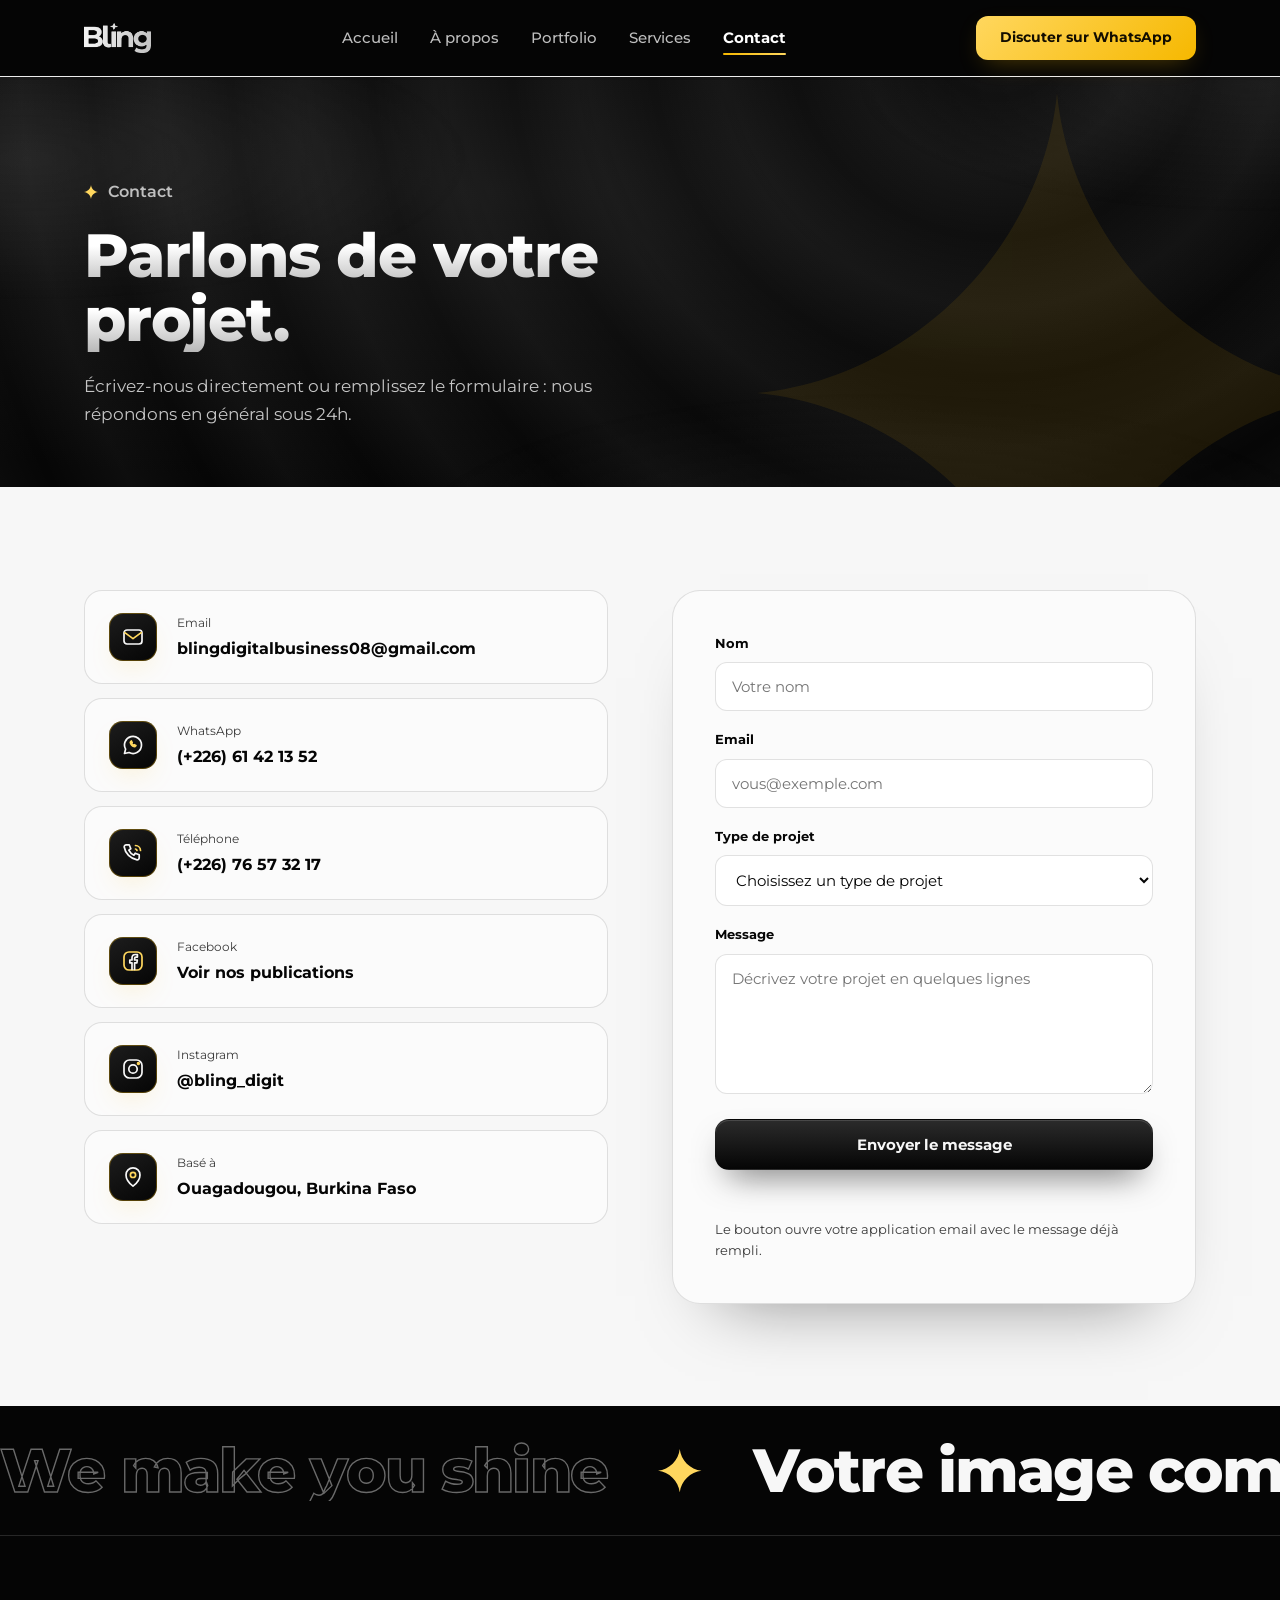
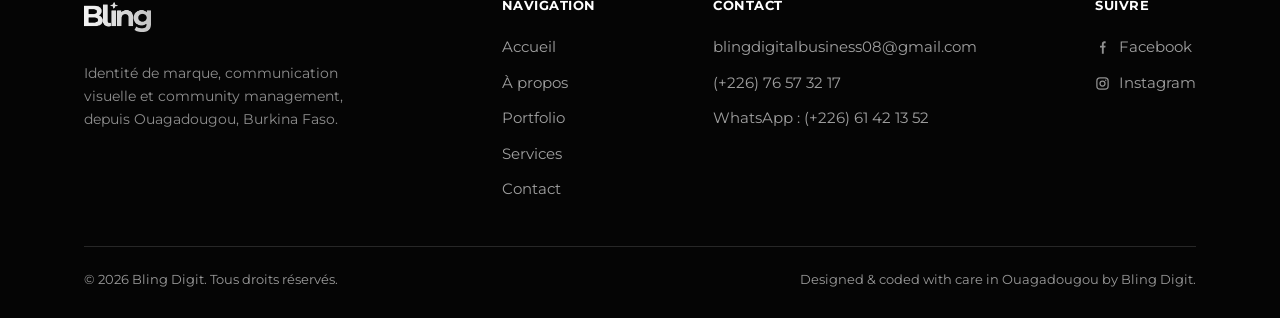
<file: contact.html>
<!DOCTYPE html>
<html lang="fr">
<head>
<meta charset="UTF-8">
<meta name="viewport" content="width=device-width, initial-scale=1.0">
<title>Contact | Bling Digit</title>
<meta name="description" content="Contactez Bling Digit à Ouagadougou : email, WhatsApp, téléphone ou formulaire. Réponse en général sous 24h.">
<meta name="theme-color" content="#050505">
<meta property="og:type" content="website">
<meta property="og:site_name" content="Bling Digit">
<meta property="og:title" content="Contact | Bling Digit">
<meta property="og:description" content="Contactez Bling Digit à Ouagadougou : email, WhatsApp, téléphone ou formulaire. Réponse en général sous 24h.">
<meta property="og:image" content="https://www.blingdigit.com/assets/img/og-cover.jpg">
<meta property="og:image:width" content="1200">
<meta property="og:image:height" content="630">
<meta property="og:image:alt" content="Logo Bling Digit">
<meta property="og:url" content="https://www.blingdigit.com/contact.html">
<meta property="og:locale" content="fr_FR">
<meta name="twitter:card" content="summary_large_image">
<meta name="twitter:title" content="Contact | Bling Digit">
<meta name="twitter:description" content="Contactez Bling Digit à Ouagadougou : email, WhatsApp, téléphone ou formulaire. Réponse en général sous 24h.">
<meta name="twitter:image" content="https://www.blingdigit.com/assets/img/og-cover.jpg">
<link rel="canonical" href="https://www.blingdigit.com/contact.html">
<link rel="icon" type="image/png" href="assets/img/favicon.png">
<link rel="icon" type="image/png" sizes="32x32" href="assets/img/favicon-32.png">
<link rel="apple-touch-icon" href="assets/img/apple-touch-icon.png">
<link rel="preconnect" href="https://fonts.googleapis.com">
<link rel="preconnect" href="https://fonts.gstatic.com" crossorigin>
<link href="https://fonts.googleapis.com/css2?family=Montserrat:wght@400;500;600;700;800&amp;display=swap" rel="stylesheet">
<link rel="stylesheet" href="assets/styles.css">
<link rel="stylesheet" href="assets/futur.css?v=2">
<script>document.documentElement.classList.add('js');setTimeout(function(){if(!window.__bling){document.documentElement.classList.remove('js')}},4000);</script>
</head>
<body>
<a class="skip-link" href="#main-content">Aller au contenu</a>

<header class="nav" id="nav">
  <div class="wrap">
    <a href="index.html" class="brand" aria-label="Bling Digit, accueil"><img width="487" height="217" src="assets/img/bling-logo-light.png" alt="Bling Digit" class="mark"></a>
    <nav class="nav-links" id="nav-links" aria-label="Navigation principale">
      <a href="index.html">Accueil</a>
      <a href="a-propos.html">À propos</a>
      <a href="portfolio.html">Portfolio</a>
      <a href="services.html">Services</a>
      <a href="contact.html" aria-current="page">Contact</a>
      <a class="mobile-only" href="https://wa.me/22661421352" target="_blank" rel="noopener">Discuter sur WhatsApp</a>
    </nav>
    <a class="nav-cta desktop-only" href="https://wa.me/22661421352" target="_blank" rel="noopener">Discuter sur WhatsApp</a>
    <button class="nav-toggle" type="button" aria-controls="nav-links" aria-label="Ouvrir le menu" aria-expanded="false"><span></span><span></span><span></span></button>
  </div>
</header>

<main id="main-content" tabindex="-1">

  <section class="surface-dark" style="padding-bottom:clamp(36px,5vw,60px);">
    <svg class="hero-star" viewBox="0 0 24 24" aria-hidden="true"><path d="M12 0C12.6 6.2 17.8 11.4 24 12 17.8 12.6 12.6 17.8 12 24 11.4 17.8 6.2 12.6 0 12 6.2 11.4 11.4 6.2 12 0Z"/></svg>
    <div class="wrap">
      <p class="hero-kicker reveal"><svg viewBox="0 0 24 24" aria-hidden="true"><path d="M12 0C12.6 6.2 17.8 11.4 24 12 17.8 12.6 12.6 17.8 12 24 11.4 17.8 6.2 12.6 0 12 6.2 11.4 11.4 6.2 12 0Z"/></svg>Contact</p>
      <h1 data-split style="font-size:clamp(2.2rem,5vw,3.8rem); max-width:16ch;">Parlons de votre projet.</h1>
      <p class="lede on-dark reveal" style="margin-top:20px; max-width:52ch; --d:.3s">Écrivez-nous directement ou remplissez le formulaire : nous répondons en général sous 24h.</p>
    </div>
  </section>

  <section>
    <div class="wrap">
      <div class="contact-grid">

        <div data-stagger=".08">
          <a href="mailto:blingdigitalbusiness08@gmail.com" class="contact-card reveal" data-anim="left">
            <div class="ic"><svg width="24" height="24" viewBox="0 0 24 24" fill="none" stroke="currentColor" stroke-width="1.7" stroke-linecap="round" stroke-linejoin="round" aria-hidden="true"><rect x="3" y="5" width="18" height="14" rx="3"/><path class="a" d="M3.8 7.6l8.2 6 8.2-6"/></svg></div>
            <div><div class="k">Email</div><div class="v">blingdigitalbusiness08@gmail.com</div></div>
          </a>
          <a href="https://wa.me/22661421352" target="_blank" rel="noopener" class="contact-card reveal" data-anim="left">
            <div class="ic"><svg width="24" height="24" viewBox="0 0 24 24" fill="none" stroke="currentColor" stroke-width="1.7" stroke-linecap="round" stroke-linejoin="round" aria-hidden="true"><path d="M20.5 12a8.5 8.5 0 0 1-12.4 7.5L3.5 20.5l1.1-4.4A8.5 8.5 0 1 1 20.5 12z"/><path class="a" d="M9.3 9.2c.3 2.2 2.3 4.2 4.5 4.5l1.1-1.1-1.7-.9-.8.6a3.7 3.7 0 0 1-1.8-1.8l.6-.8-.9-1.7z"/></svg></div>
            <div><div class="k">WhatsApp</div><div class="v">(+226) 61 42 13 52</div></div>
          </a>
          <a href="tel:+22676573217" class="contact-card reveal" data-anim="left">
            <div class="ic"><svg width="24" height="24" viewBox="0 0 24 24" fill="none" stroke="currentColor" stroke-width="1.7" stroke-linecap="round" stroke-linejoin="round" aria-hidden="true"><path d="M5.2 3.8h3l1.6 4-2 1.3a11 11 0 0 0 5.1 5.1l1.3-2 4 1.6v3a2 2 0 0 1-2.2 2A15.5 15.5 0 0 1 3.2 6a2 2 0 0 1 2-2.2z"/><path class="a" d="M14.5 4.5a5.2 5.2 0 0 1 5 5M14.5 8a1.8 1.8 0 0 1 1.5 1.5"/></svg></div>
            <div><div class="k">Téléphone</div><div class="v">(+226) 76 57 32 17</div></div>
          </a>
          <a href="https://www.facebook.com/profile.php?id=100087631194981" target="_blank" rel="noopener" class="contact-card reveal" data-anim="left">
            <div class="ic"><svg width="24" height="24" viewBox="0 0 24 24" fill="none" stroke="currentColor" stroke-width="1.7" stroke-linecap="round" stroke-linejoin="round" aria-hidden="true"><rect class="a" x="3" y="3" width="18" height="18" rx="5"/><path d="M13.6 20.5v-6.7h2.3l.4-2.8h-2.7V9.4c0-.8.3-1.3 1.4-1.3h1.4V5.6c-.3 0-1.1-.1-2-.1-2.1 0-3.4 1.2-3.4 3.5V11H8.8v2.8h2.2v6.7"/></svg></div>
            <div><div class="k">Facebook</div><div class="v">Voir nos publications</div></div>
          </a>
          <a href="https://www.instagram.com/bling_digit/" target="_blank" rel="noopener" class="contact-card reveal" data-anim="left">
            <div class="ic"><svg width="24" height="24" viewBox="0 0 24 24" fill="none" stroke="currentColor" stroke-width="1.7" stroke-linecap="round" stroke-linejoin="round" aria-hidden="true"><rect x="3" y="3" width="18" height="18" rx="5.5"/><circle cx="12" cy="12" r="4.2"/><circle class="a" cx="17.4" cy="6.6" r=".9"/></svg></div>
            <div><div class="k">Instagram</div><div class="v">@bling_digit</div></div>
          </a>
          <a href="https://www.google.com/maps/search/?api=1&amp;query=Ouagadougou" target="_blank" rel="noopener" class="contact-card reveal" data-anim="left">
            <div class="ic"><svg width="24" height="24" viewBox="0 0 24 24" fill="none" stroke="currentColor" stroke-width="1.7" stroke-linecap="round" stroke-linejoin="round" aria-hidden="true"><path d="M12 21.2s7-5.5 7-11.3a7 7 0 0 0-14 0c0 5.8 7 11.3 7 11.3z"/><circle class="a" cx="12" cy="9.9" r="2.6"/></svg></div>
            <div><div class="k">Basé à</div><div class="v">Ouagadougou, Burkina Faso</div></div>
          </a>
        </div>

        <div class="reveal" data-anim="right">
          <form id="contact-form" class="form-card" novalidate>
            <div class="field">
              <label for="name">Nom</label>
              <input type="text" id="name" name="name" autocomplete="name" required placeholder="Votre nom">
            </div>
            <div class="field">
              <label for="email">Email</label>
              <input type="email" id="email" name="email" autocomplete="email" required placeholder="vous@exemple.com">
            </div>
            <div class="field">
              <label for="service">Type de projet</label>
              <select id="service" name="service" required>
                <option value="" disabled selected>Choisissez un type de projet</option>
                <option value="Identité de marque">Identité de marque</option>
                <option value="UX/UI Design">UX/UI Design</option>
                <option value="Réseaux sociaux">Réseaux sociaux</option>
                <option value="Packaging">Packaging</option>
                <option value="Community management">Community management</option>
                <option value="Autre">Autre</option>
              </select>
            </div>
            <div class="field">
              <label for="message">Message</label>
              <textarea id="message" name="message" required placeholder="Décrivez votre projet en quelques lignes"></textarea>
            </div>
            <button type="submit" class="btn btn-primary btn-block">Envoyer le message</button>
            <p class="form-status" role="status" aria-live="polite"></p>
            <p class="form-note">Le bouton ouvre votre application email avec le message déjà rempli.</p>
          </form>
        </div>

      </div>
    </div>
  </section>
</main>

<footer>
  <div class="foot-band"><div class="band" style="padding:0;background:transparent;border:0;"><div class="band-track" aria-hidden="true"><span>We make you shine</span><svg viewBox="0 0 24 24" aria-hidden="true"><path d="M12 0C12.6 6.2 17.8 11.4 24 12 17.8 12.6 12.6 17.8 12 24 11.4 17.8 6.2 12.6 0 12 6.2 11.4 11.4 6.2 12 0Z"/></svg><span>Votre image compte</span><svg viewBox="0 0 24 24" aria-hidden="true"><path d="M12 0C12.6 6.2 17.8 11.4 24 12 17.8 12.6 12.6 17.8 12 24 11.4 17.8 6.2 12.6 0 12 6.2 11.4 11.4 6.2 12 0Z"/></svg><span>We make you shine</span><svg viewBox="0 0 24 24" aria-hidden="true"><path d="M12 0C12.6 6.2 17.8 11.4 24 12 17.8 12.6 12.6 17.8 12 24 11.4 17.8 6.2 12.6 0 12 6.2 11.4 11.4 6.2 12 0Z"/></svg><span>Votre image compte</span><svg viewBox="0 0 24 24" aria-hidden="true"><path d="M12 0C12.6 6.2 17.8 11.4 24 12 17.8 12.6 12.6 17.8 12 24 11.4 17.8 6.2 12.6 0 12 6.2 11.4 11.4 6.2 12 0Z"/></svg><span>We make you shine</span><svg viewBox="0 0 24 24" aria-hidden="true"><path d="M12 0C12.6 6.2 17.8 11.4 24 12 17.8 12.6 12.6 17.8 12 24 11.4 17.8 6.2 12.6 0 12 6.2 11.4 11.4 6.2 12 0Z"/></svg><span>Votre image compte</span><svg viewBox="0 0 24 24" aria-hidden="true"><path d="M12 0C12.6 6.2 17.8 11.4 24 12 17.8 12.6 12.6 17.8 12 24 11.4 17.8 6.2 12.6 0 12 6.2 11.4 11.4 6.2 12 0Z"/></svg></div></div></div>
  <div class="wrap">
    <div class="foot-top">
      <div class="foot-col" style="max-width:300px;">
        <a href="index.html" class="brand" style="margin-bottom:14px; display:inline-flex;" aria-label="Bling Digit, accueil"><img width="487" height="217" src="assets/img/bling-logo-light.png" alt="Bling Digit" class="mark"></a>
        <p style="font-size:.9rem; color:rgba(255,255,255,.55); margin-top:10px;">Identité de marque, communication visuelle et community management, depuis Ouagadougou, Burkina Faso.</p>
      </div>
      <div class="foot-col">
        <p class="foot-h">NAVIGATION</p>
        <a href="index.html">Accueil</a>
        <a href="a-propos.html">À propos</a>
        <a href="portfolio.html">Portfolio</a>
        <a href="services.html">Services</a>
        <a href="contact.html">Contact</a>
      </div>
      <div class="foot-col">
        <p class="foot-h">CONTACT</p>
        <a href="mailto:blingdigitalbusiness08@gmail.com">blingdigitalbusiness08@gmail.com</a>
        <a href="tel:+22676573217">(+226) 76 57 32 17</a>
        <a href="https://wa.me/22661421352" target="_blank" rel="noopener">WhatsApp : (+226) 61 42 13 52</a>
      </div>
      <div class="foot-col">
        <p class="foot-h">SUIVRE</p>
        <a class="social-link" href="https://www.facebook.com/profile.php?id=100087631194981" target="_blank" rel="noopener"><svg width="15" height="15" viewBox="0 0 24 24" fill="currentColor" aria-hidden="true"><path d="M14 9V6.5C14 5.7 14.7 5 15.5 5H17V2H15C12.8 2 11 3.8 11 6V9H8V12H11V22H14V12H16.5L17 9H14Z"/></svg><span>Facebook</span></a>
        <a class="social-link" href="https://www.instagram.com/bling_digit/" target="_blank" rel="noopener"><svg width="15" height="15" viewBox="0 0 24 24" fill="none" stroke="currentColor" stroke-width="2" aria-hidden="true"><rect x="3" y="3" width="18" height="18" rx="5"/><circle cx="12" cy="12" r="4"/><circle cx="17.2" cy="6.8" r="1.1" fill="currentColor" stroke="none"/></svg><span>Instagram</span></a>
      </div>
    </div>
    <div class="foot-bottom">
      <span>© <span class="js-year">2026</span> Bling Digit. Tous droits réservés.</span>
      <span>Designed &amp; coded with care in Ouagadougou by Bling Digit.</span>
    </div>
  </div>
</footer>

<script src="assets/script.js"></script>
<script src="assets/futur.js?v=2" defer></script>
</body>
</html>
</file>
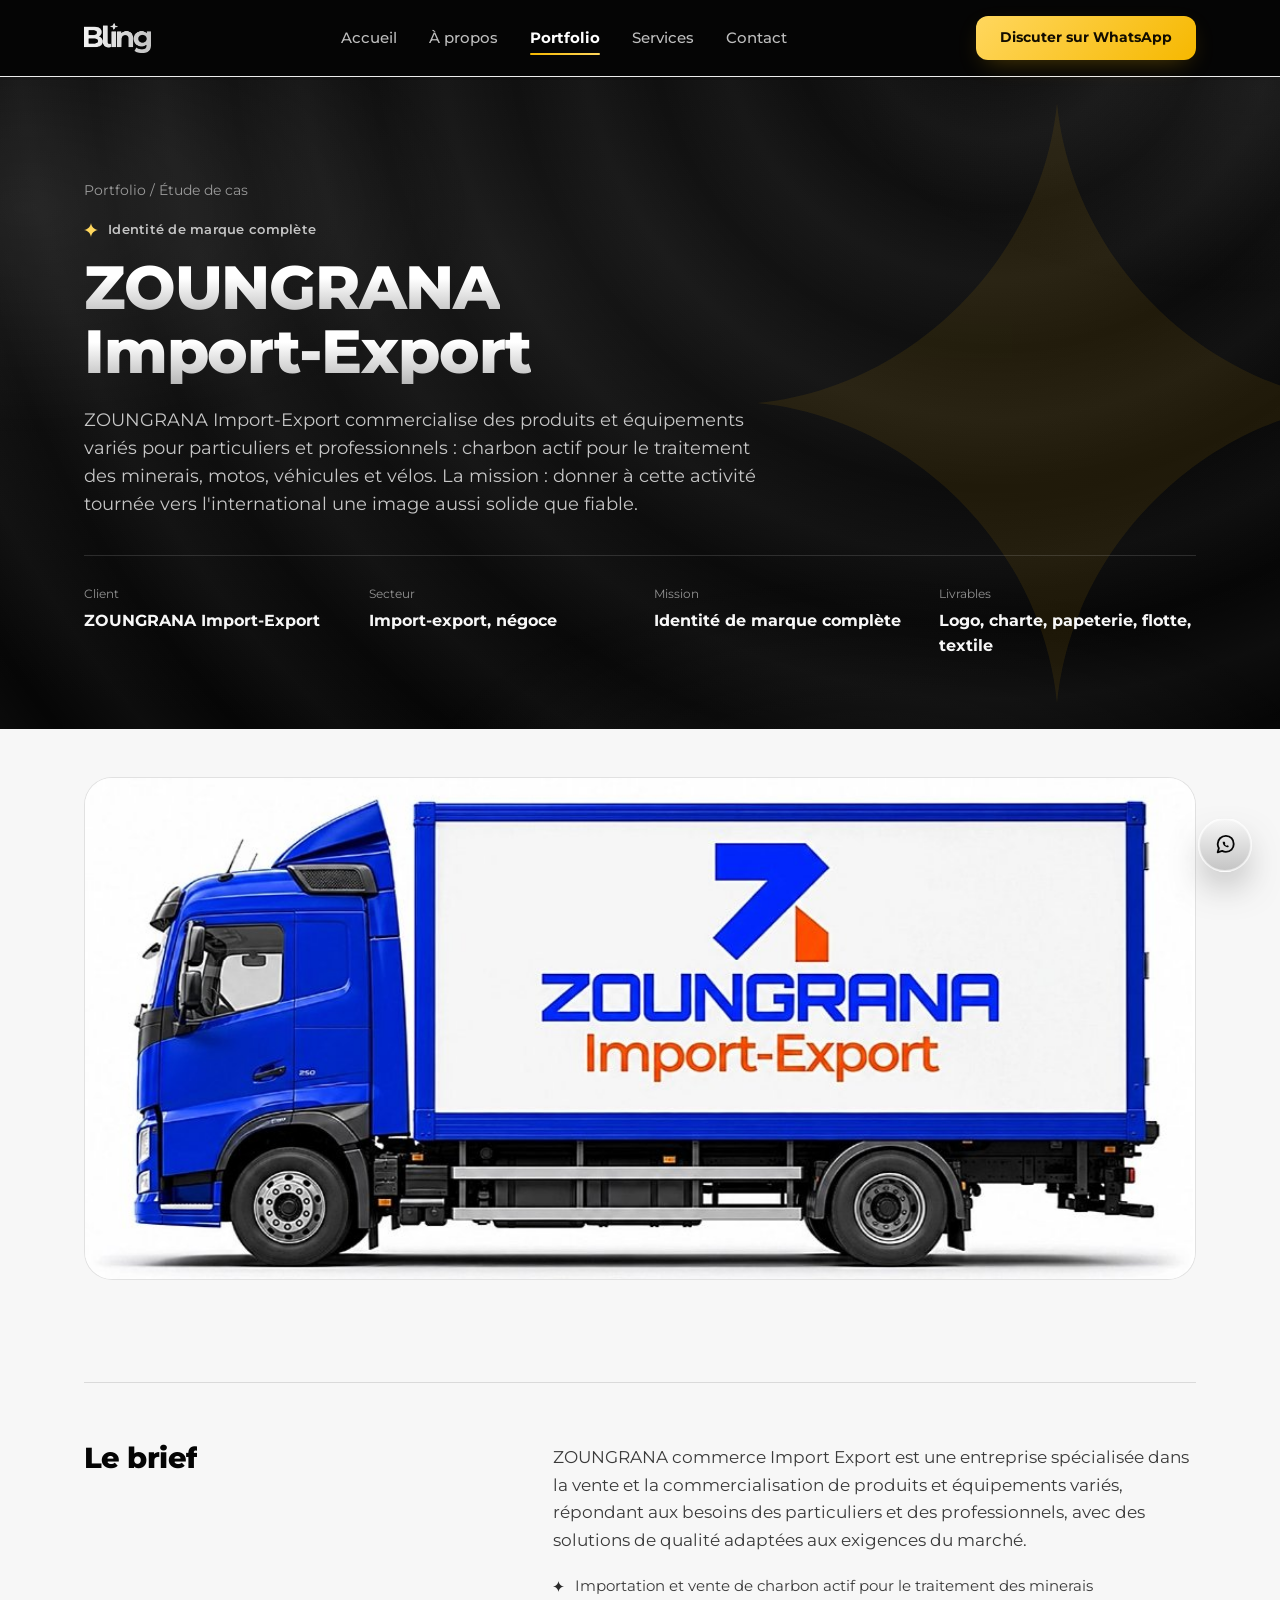
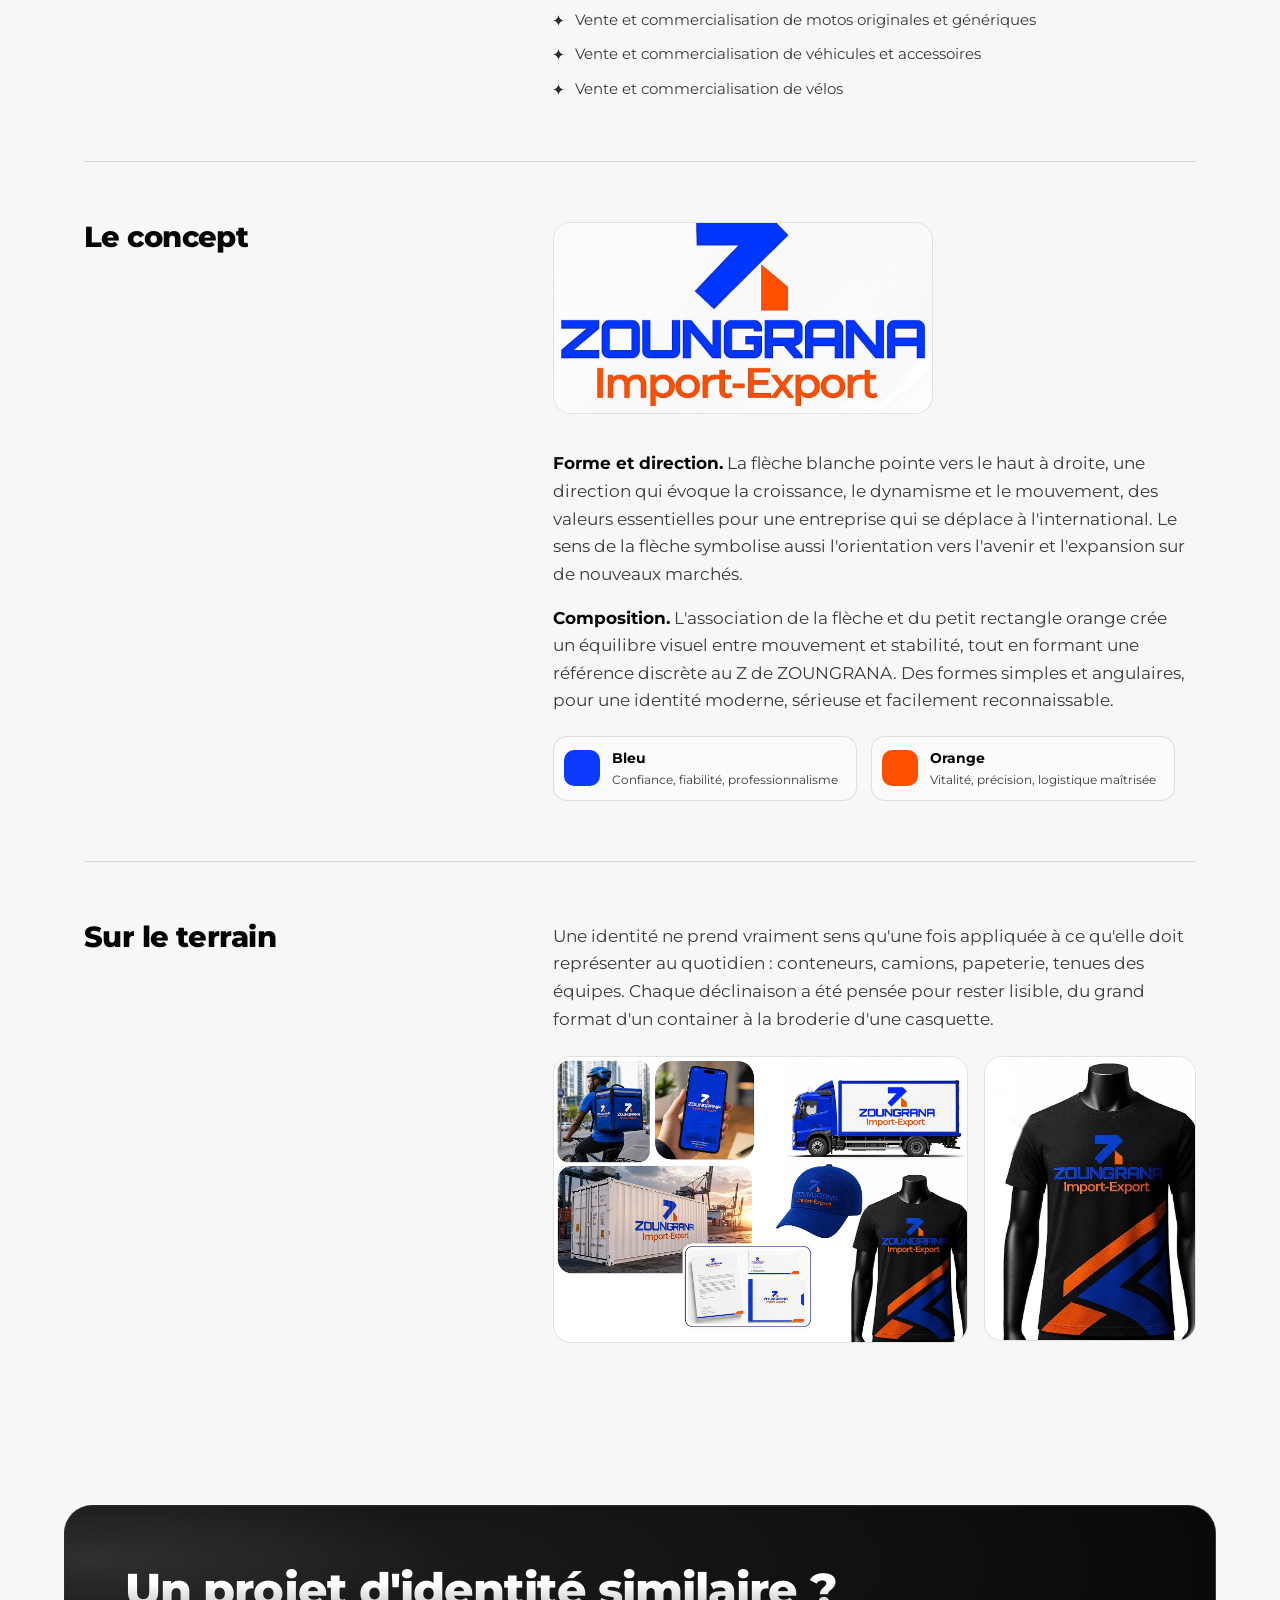
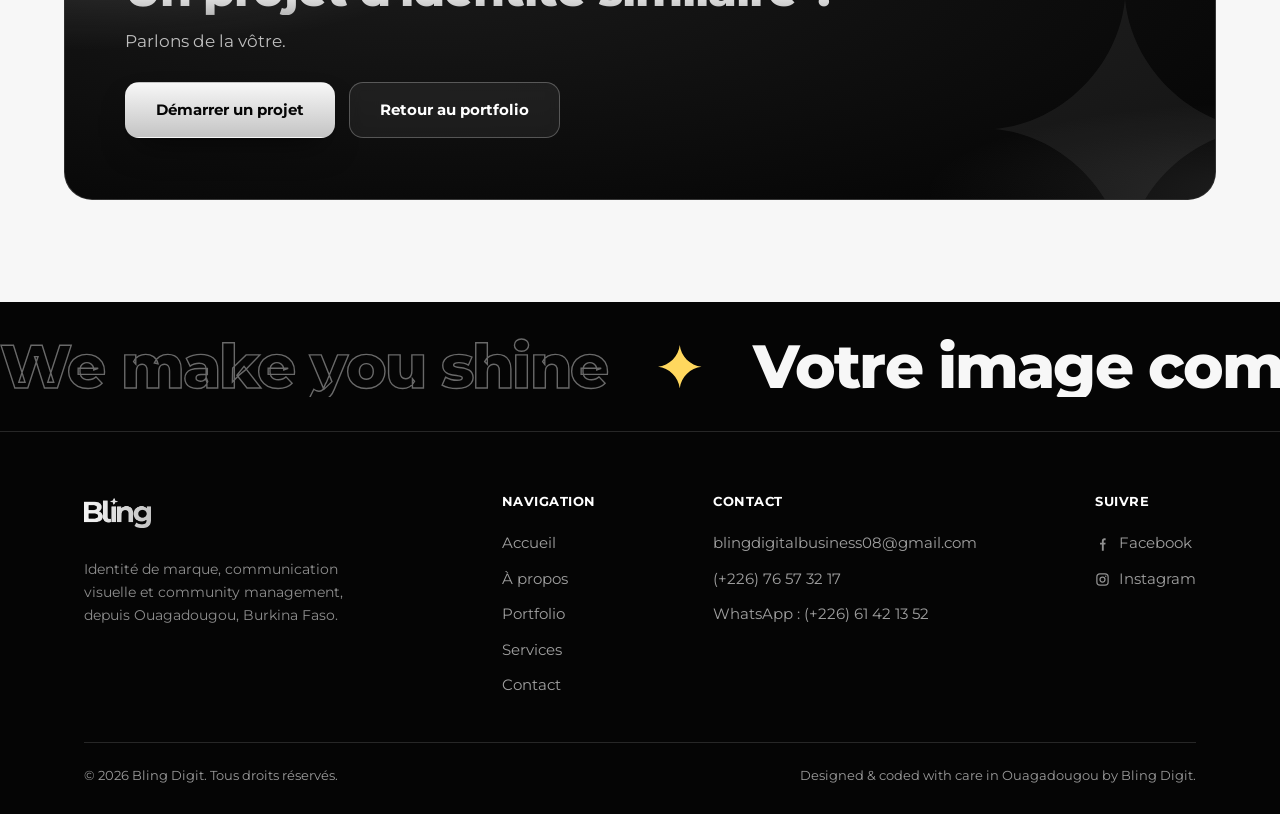
<file: etude-de-cas.html>
<!DOCTYPE html>
<html lang="fr">
<head>
<meta charset="UTF-8">
<meta name="viewport" content="width=device-width, initial-scale=1.0">
<title>Étude de cas | ZOUNGRANA Import-Export | Bling Digit</title>
<meta name="description" content="Étude de cas : identité de marque complète pour ZOUNGRANA Import-Export, du logo à la flotte de véhicules.">
<meta name="theme-color" content="#050505">
<meta property="og:type" content="website">
<meta property="og:site_name" content="Bling Digit">
<meta property="og:title" content="Étude de cas | ZOUNGRANA Import-Export | Bling Digit">
<meta property="og:description" content="Étude de cas : identité de marque complète pour ZOUNGRANA Import-Export, du logo à la flotte de véhicules.">
<meta property="og:image" content="https://www.blingdigit.com/assets/img/og-etude-de-cas.jpg">
<meta property="og:image:width" content="1200">
<meta property="og:image:height" content="630">
<meta property="og:image:alt" content="Logo Bling Digit">
<meta property="og:url" content="https://www.blingdigit.com/etude-de-cas.html">
<meta property="og:locale" content="fr_FR">
<meta name="twitter:card" content="summary_large_image">
<meta name="twitter:title" content="Étude de cas | ZOUNGRANA Import-Export | Bling Digit">
<meta name="twitter:description" content="Étude de cas : identité de marque complète pour ZOUNGRANA Import-Export, du logo à la flotte de véhicules.">
<meta name="twitter:image" content="https://www.blingdigit.com/assets/img/og-etude-de-cas.jpg">
<link rel="canonical" href="https://www.blingdigit.com/etude-de-cas.html">
<link rel="icon" type="image/png" href="assets/img/favicon.png">
<link rel="icon" type="image/png" sizes="32x32" href="assets/img/favicon-32.png">
<link rel="apple-touch-icon" href="assets/img/apple-touch-icon.png">
<link rel="preconnect" href="https://fonts.googleapis.com">
<link rel="preconnect" href="https://fonts.gstatic.com" crossorigin>
<link href="https://fonts.googleapis.com/css2?family=Montserrat:wght@400;500;600;700;800&amp;display=swap" rel="stylesheet">
<link rel="stylesheet" href="assets/styles.css">
<link rel="stylesheet" href="assets/futur.css?v=2">
<script>document.documentElement.classList.add('js');setTimeout(function(){if(!window.__bling){document.documentElement.classList.remove('js')}},4000);</script>
</head>
<body>
<a class="skip-link" href="#main-content">Aller au contenu</a>

<header class="nav" id="nav">
  <div class="wrap">
    <a href="index.html" class="brand" aria-label="Bling Digit, accueil"><img width="487" height="217" src="assets/img/bling-logo-light.png" alt="Bling Digit" class="mark"></a>
    <nav class="nav-links" id="nav-links" aria-label="Navigation principale">
      <a href="index.html">Accueil</a>
      <a href="a-propos.html">À propos</a>
      <a href="portfolio.html" aria-current="page">Portfolio</a>
      <a href="services.html">Services</a>
      <a href="contact.html">Contact</a>
      <a class="mobile-only" href="https://wa.me/22661421352" target="_blank" rel="noopener">Discuter sur WhatsApp</a>
    </nav>
    <a class="nav-cta desktop-only" href="https://wa.me/22661421352" target="_blank" rel="noopener">Discuter sur WhatsApp</a>
    <button class="nav-toggle" type="button" aria-controls="nav-links" aria-label="Ouvrir le menu" aria-expanded="false"><span></span><span></span><span></span></button>
  </div>
</header>

<main id="main-content" tabindex="-1">

  <section class="surface-dark cs-hero">
    <svg class="hero-star" viewBox="0 0 24 24" aria-hidden="true"><path d="M12 0C12.6 6.2 17.8 11.4 24 12 17.8 12.6 12.6 17.8 12 24 11.4 17.8 6.2 12.6 0 12 6.2 11.4 11.4 6.2 12 0Z"/></svg>
    <div class="wrap">
      <p class="breadcrumb reveal"><a href="portfolio.html">Portfolio</a> / Étude de cas</p>
      <p class="eyebrow on-dark reveal"><svg viewBox="0 0 24 24" aria-hidden="true"><path d="M12 0C12.6 6.2 17.8 11.4 24 12 17.8 12.6 12.6 17.8 12 24 11.4 17.8 6.2 12.6 0 12 6.2 11.4 11.4 6.2 12 0Z"/></svg>Identité de marque complète</p>
      <h1 data-split style="font-size:clamp(2.2rem,5.2vw,3.8rem); max-width:18ch;">ZOUNGRANA Import-Export</h1>
      <p class="lede on-dark reveal" style="margin-top:22px; font-size:1.1rem; --d:.3s">
        ZOUNGRANA Import-Export commercialise des produits et équipements variés pour particuliers et professionnels : charbon actif pour le traitement des minerais, motos, véhicules et vélos. La mission : donner à cette activité tournée vers l'international une image aussi solide que fiable.
      </p>
      <div class="cs-meta reveal" style="--d:.45s">
        <div><div class="k">Client</div><div class="v">ZOUNGRANA Import-Export</div></div>
        <div><div class="k">Secteur</div><div class="v">Import-export, négoce</div></div>
        <div><div class="k">Mission</div><div class="v">Identité de marque complète</div></div>
        <div><div class="k">Livrables</div><div class="v">Logo, charte, papeterie, flotte, textile</div></div>
      </div>
    </div>
  </section>

  <section style="padding-top:48px;">
    <div class="wrap">
      <div class="cs-figure reveal" data-anim="zoom" data-zoom data-full="assets/img/zoungrana-truck.jpg" data-title="Camion ZOUNGRANA" data-cat="Étude de cas">
        <img width="1026" height="463" loading="lazy" decoding="async" src="assets/img/zoungrana-truck.jpg" alt="Camion de livraison floqué aux couleurs de ZOUNGRANA Import-Export">
      </div>
    </div>
  </section>

  <div class="wrap">

    <div class="cs-block">
      <div><h2 data-split>Le brief</h2></div>
      <div class="reveal">
        <p class="lede">ZOUNGRANA commerce Import Export est une entreprise spécialisée dans la vente et la commercialisation de produits et équipements variés, répondant aux besoins des particuliers et des professionnels, avec des solutions de qualité adaptées aux exigences du marché.</p>
        <ul class="service-list" style="margin-top:20px;">
          <li>Importation et vente de charbon actif pour le traitement des minerais</li>
          <li>Vente et commercialisation de motos originales et génériques</li>
          <li>Vente et commercialisation de véhicules et accessoires</li>
          <li>Vente et commercialisation de vélos</li>
        </ul>
      </div>
    </div>

    <div class="cs-block">
      <div><h2 data-split>Le concept</h2></div>
      <div class="reveal">
        <div class="logo-showcase" data-zoom data-full="assets/img/zoungrana-logo.jpg" data-title="Logo ZOUNGRANA Import-Export" data-cat="Étude de cas"><img width="1101" height="553" loading="lazy" decoding="async" src="assets/img/zoungrana-logo.jpg" alt="Logo ZOUNGRANA Import-Export"></div>
        <p class="lede"><strong>Forme et direction.</strong> La flèche blanche pointe vers le haut à droite, une direction qui évoque la croissance, le dynamisme et le mouvement, des valeurs essentielles pour une entreprise qui se déplace à l'international. Le sens de la flèche symbolise aussi l'orientation vers l'avenir et l'expansion sur de nouveaux marchés.</p>
        <p class="lede"><strong>Composition.</strong> L'association de la flèche et du petit rectangle orange crée un équilibre visuel entre mouvement et stabilité, tout en formant une référence discrète au Z de ZOUNGRANA. Des formes simples et angulaires, pour une identité moderne, sérieuse et facilement reconnaissable.</p>

        <div class="color-chip-row">
          <div class="color-chip"><div class="sw" style="background:#0d3bfe;"></div><div><div class="name">Bleu</div><div class="role">Confiance, fiabilité, professionnalisme</div></div></div>
          <div class="color-chip"><div class="sw" style="background:#ff5000;"></div><div><div class="name">Orange</div><div class="role">Vitalité, précision, logistique maîtrisée</div></div></div>
        </div>
      </div>
    </div>

    <div class="cs-block">
      <div><h2 data-split>Sur le terrain</h2></div>
      <div>
        <p class="lede reveal">Une identité ne prend vraiment sens qu'une fois appliquée à ce qu'elle doit représenter au quotidien : conteneurs, camions, papeterie, tenues des équipes. Chaque déclinaison a été pensée pour rester lisible, du grand format d'un container à la broderie d'une casquette.</p>
        <div class="mockup-grid">
          <figure class="reveal" data-anim="left" data-zoom data-full="assets/img/zoungrana-mockups.jpg" data-title="Déclinaisons de la charte" data-cat="Étude de cas"><img width="1600" height="1103" loading="lazy" decoding="async" src="assets/img/zoungrana-mockups.jpg" alt="Déclinaisons de la charte ZOUNGRANA : coursier, application, container et papeterie"></figure>
          <figure class="m-shirt reveal" data-anim="right" data-zoom data-full="assets/img/zoungrana-tshirt.jpg" data-title="Textile ZOUNGRANA" data-cat="Étude de cas"><img width="711" height="959" loading="lazy" decoding="async" src="assets/img/zoungrana-tshirt.jpg" alt="T-shirt floqué ZOUNGRANA Import-Export"></figure>
        </div>
      </div>
    </div>

  </div>

  <section>
    <div class="cta-band reveal" data-anim="zoom">
      <svg class="star-big" viewBox="0 0 24 24" aria-hidden="true"><path d="M12 0C12.6 6.2 17.8 11.4 24 12 17.8 12.6 12.6 17.8 12 24 11.4 17.8 6.2 12.6 0 12 6.2 11.4 11.4 6.2 12 0Z"/></svg>
      <div>
        <h2 class="h-lg" data-split>Un projet d'identité similaire ?</h2>
        <p class="lede" style="margin-top:12px;">Parlons de la vôtre.</p>
      </div>
      <div class="cta-actions">
        <a href="contact.html" class="btn btn-primary">Démarrer un projet</a>
        <a href="portfolio.html" class="btn btn-ghost-dark">Retour au portfolio</a>
      </div>
    </div>
  </section>
</main>

<footer>
  <div class="foot-band"><div class="band" style="padding:0;background:transparent;border:0;"><div class="band-track" aria-hidden="true"><span>We make you shine</span><svg viewBox="0 0 24 24" aria-hidden="true"><path d="M12 0C12.6 6.2 17.8 11.4 24 12 17.8 12.6 12.6 17.8 12 24 11.4 17.8 6.2 12.6 0 12 6.2 11.4 11.4 6.2 12 0Z"/></svg><span>Votre image compte</span><svg viewBox="0 0 24 24" aria-hidden="true"><path d="M12 0C12.6 6.2 17.8 11.4 24 12 17.8 12.6 12.6 17.8 12 24 11.4 17.8 6.2 12.6 0 12 6.2 11.4 11.4 6.2 12 0Z"/></svg><span>We make you shine</span><svg viewBox="0 0 24 24" aria-hidden="true"><path d="M12 0C12.6 6.2 17.8 11.4 24 12 17.8 12.6 12.6 17.8 12 24 11.4 17.8 6.2 12.6 0 12 6.2 11.4 11.4 6.2 12 0Z"/></svg><span>Votre image compte</span><svg viewBox="0 0 24 24" aria-hidden="true"><path d="M12 0C12.6 6.2 17.8 11.4 24 12 17.8 12.6 12.6 17.8 12 24 11.4 17.8 6.2 12.6 0 12 6.2 11.4 11.4 6.2 12 0Z"/></svg><span>We make you shine</span><svg viewBox="0 0 24 24" aria-hidden="true"><path d="M12 0C12.6 6.2 17.8 11.4 24 12 17.8 12.6 12.6 17.8 12 24 11.4 17.8 6.2 12.6 0 12 6.2 11.4 11.4 6.2 12 0Z"/></svg><span>Votre image compte</span><svg viewBox="0 0 24 24" aria-hidden="true"><path d="M12 0C12.6 6.2 17.8 11.4 24 12 17.8 12.6 12.6 17.8 12 24 11.4 17.8 6.2 12.6 0 12 6.2 11.4 11.4 6.2 12 0Z"/></svg></div></div></div>
  <div class="wrap">
    <div class="foot-top">
      <div class="foot-col" style="max-width:300px;">
        <a href="index.html" class="brand" style="margin-bottom:14px; display:inline-flex;" aria-label="Bling Digit, accueil"><img width="487" height="217" src="assets/img/bling-logo-light.png" alt="Bling Digit" class="mark"></a>
        <p style="font-size:.9rem; color:rgba(255,255,255,.55); margin-top:10px;">Identité de marque, communication visuelle et community management, depuis Ouagadougou, Burkina Faso.</p>
      </div>
      <div class="foot-col">
        <p class="foot-h">NAVIGATION</p>
        <a href="index.html">Accueil</a>
        <a href="a-propos.html">À propos</a>
        <a href="portfolio.html">Portfolio</a>
        <a href="services.html">Services</a>
        <a href="contact.html">Contact</a>
      </div>
      <div class="foot-col">
        <p class="foot-h">CONTACT</p>
        <a href="mailto:blingdigitalbusiness08@gmail.com">blingdigitalbusiness08@gmail.com</a>
        <a href="tel:+22676573217">(+226) 76 57 32 17</a>
        <a href="https://wa.me/22661421352" target="_blank" rel="noopener">WhatsApp : (+226) 61 42 13 52</a>
      </div>
      <div class="foot-col">
        <p class="foot-h">SUIVRE</p>
        <a class="social-link" href="https://www.facebook.com/profile.php?id=100087631194981" target="_blank" rel="noopener"><svg width="15" height="15" viewBox="0 0 24 24" fill="currentColor" aria-hidden="true"><path d="M14 9V6.5C14 5.7 14.7 5 15.5 5H17V2H15C12.8 2 11 3.8 11 6V9H8V12H11V22H14V12H16.5L17 9H14Z"/></svg><span>Facebook</span></a>
        <a class="social-link" href="https://www.instagram.com/bling_digit/" target="_blank" rel="noopener"><svg width="15" height="15" viewBox="0 0 24 24" fill="none" stroke="currentColor" stroke-width="2" aria-hidden="true"><rect x="3" y="3" width="18" height="18" rx="5"/><circle cx="12" cy="12" r="4"/><circle cx="17.2" cy="6.8" r="1.1" fill="currentColor" stroke="none"/></svg><span>Instagram</span></a>
      </div>
    </div>
    <div class="foot-bottom">
      <span>© <span class="js-year">2026</span> Bling Digit. Tous droits réservés.</span>
      <span>Designed &amp; coded with care in Ouagadougou by Bling Digit.</span>
    </div>
  </div>
</footer>

<script src="assets/script.js"></script>
<script src="assets/futur.js?v=2" defer></script>
</body>
</html>
</file>
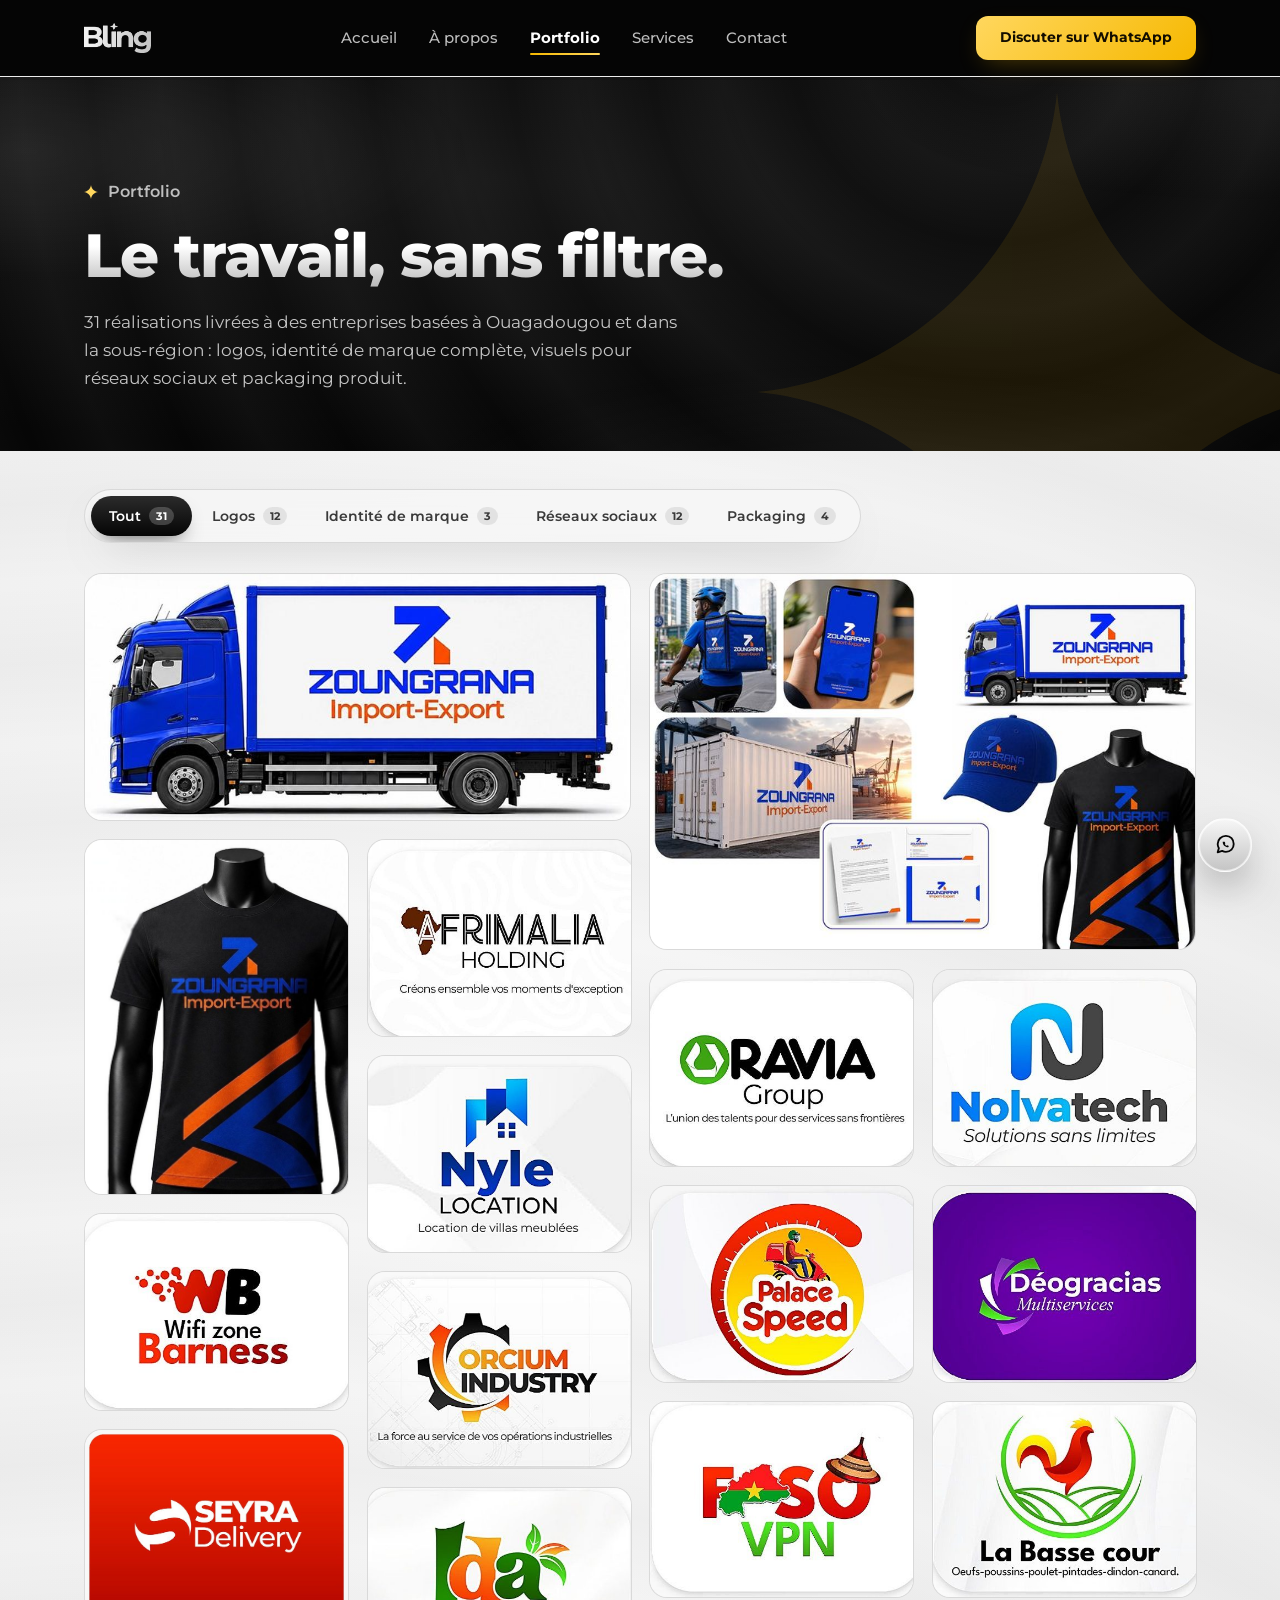
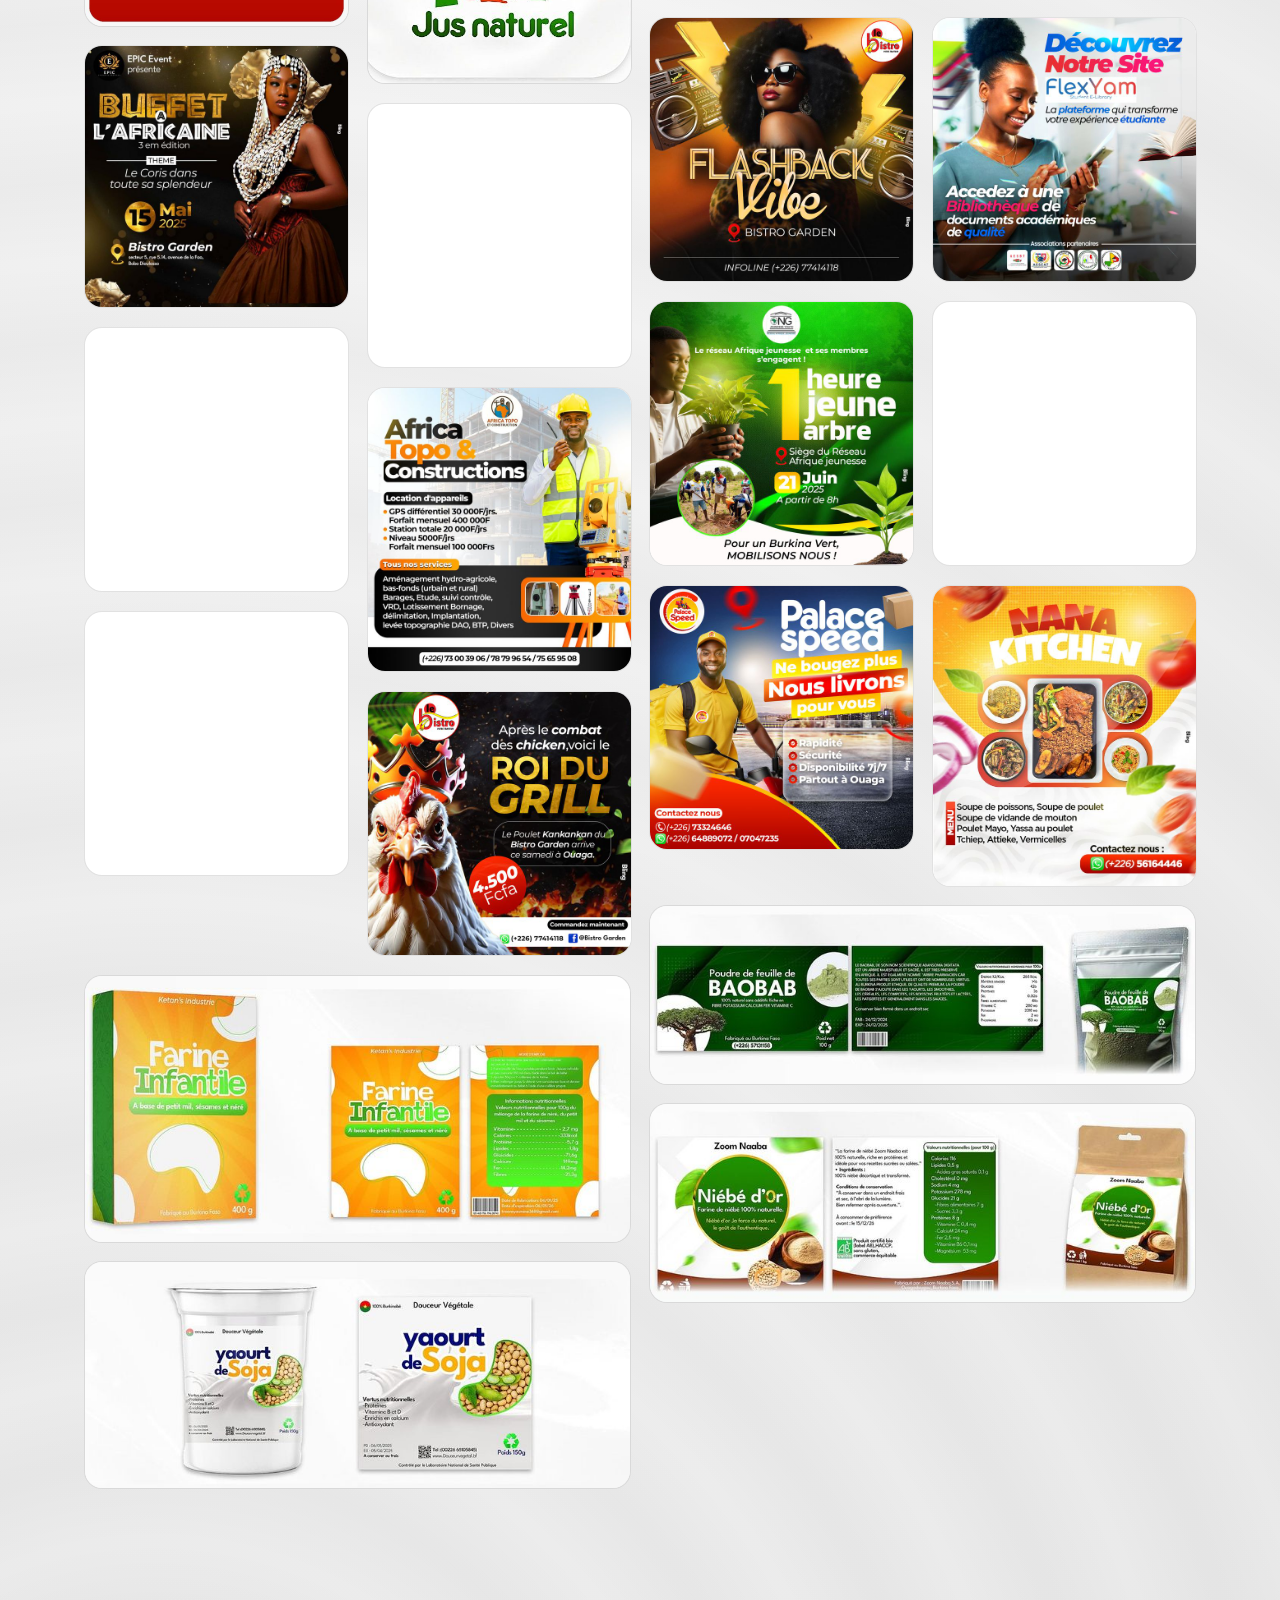
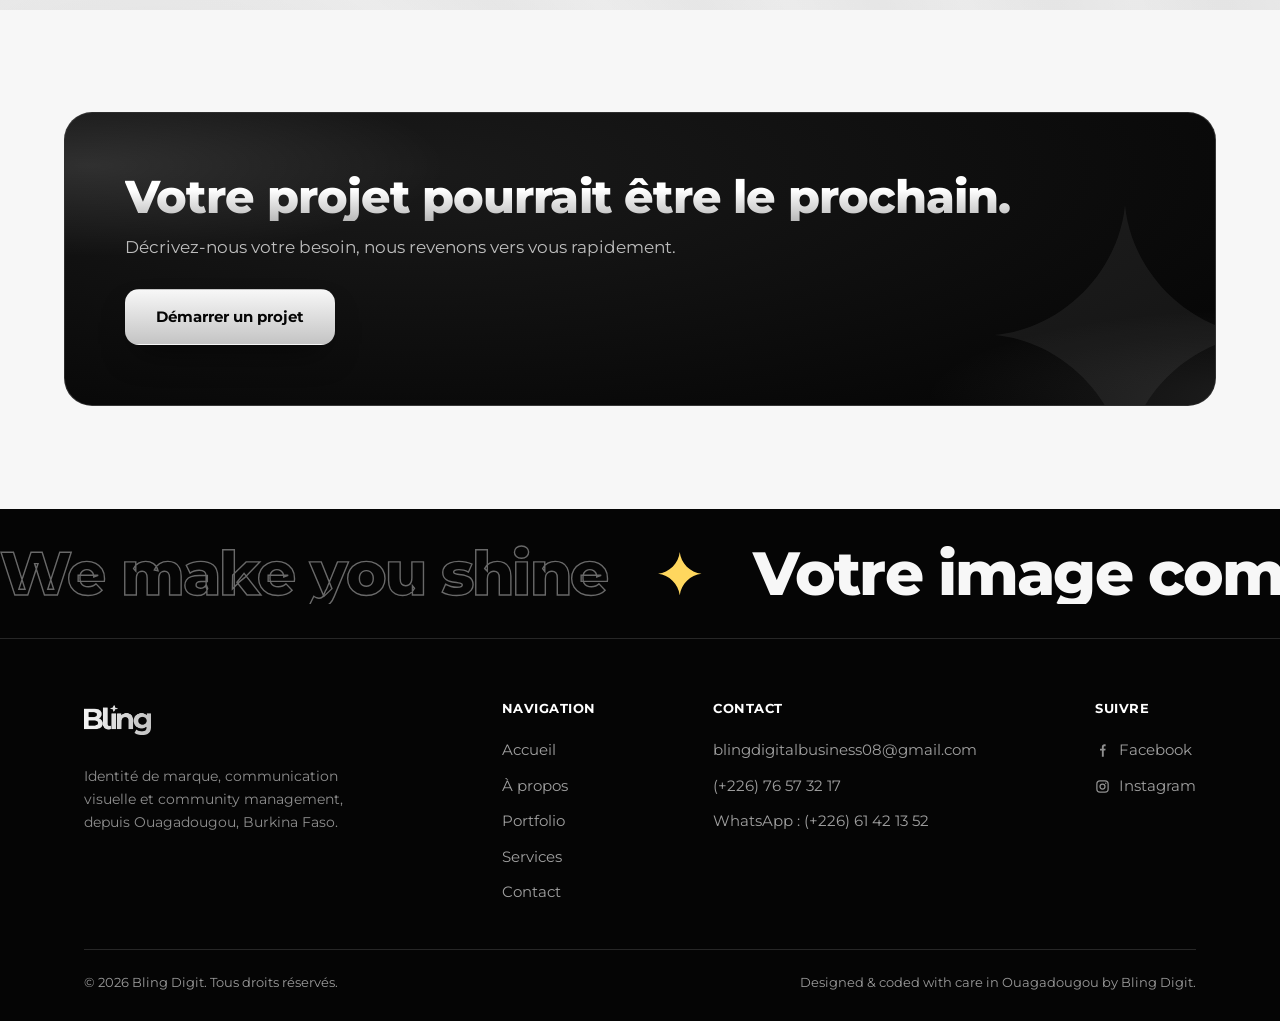
<file: portfolio.html>
<!DOCTYPE html>
<html lang="fr">
<head>
<meta charset="UTF-8">
<meta name="viewport" content="width=device-width, initial-scale=1.0">
<title>Portfolio | Bling Digit</title>
<meta name="description" content="Logos, identité de marque, visuels réseaux sociaux et packaging conçus par Bling Digit.">
<meta name="theme-color" content="#050505">
<meta property="og:type" content="website">
<meta property="og:site_name" content="Bling Digit">
<meta property="og:title" content="Portfolio | Bling Digit">
<meta property="og:description" content="Logos, identité de marque, visuels réseaux sociaux et packaging conçus par Bling Digit.">
<meta property="og:image" content="https://www.blingdigit.com/assets/img/og-cover.jpg">
<meta property="og:image:width" content="1200">
<meta property="og:image:height" content="630">
<meta property="og:image:alt" content="Logo Bling Digit">
<meta property="og:url" content="https://www.blingdigit.com/portfolio.html">
<meta property="og:locale" content="fr_FR">
<meta name="twitter:card" content="summary_large_image">
<meta name="twitter:title" content="Portfolio | Bling Digit">
<meta name="twitter:description" content="Logos, identité de marque, visuels réseaux sociaux et packaging conçus par Bling Digit.">
<meta name="twitter:image" content="https://www.blingdigit.com/assets/img/og-cover.jpg">
<link rel="canonical" href="https://www.blingdigit.com/portfolio.html">
<link rel="icon" type="image/png" href="assets/img/favicon.png">
<link rel="icon" type="image/png" sizes="32x32" href="assets/img/favicon-32.png">
<link rel="apple-touch-icon" href="assets/img/apple-touch-icon.png">
<link rel="preconnect" href="https://fonts.googleapis.com">
<link rel="preconnect" href="https://fonts.gstatic.com" crossorigin>
<link href="https://fonts.googleapis.com/css2?family=Montserrat:wght@400;500;600;700;800&amp;display=swap" rel="stylesheet">
<link rel="stylesheet" href="assets/styles.css">
<link rel="stylesheet" href="assets/futur.css?v=2">
<script>document.documentElement.classList.add('js');setTimeout(function(){if(!window.__bling){document.documentElement.classList.remove('js')}},4000);</script>
</head>
<body>
<a class="skip-link" href="#main-content">Aller au contenu</a>

<header class="nav" id="nav">
  <div class="wrap">
    <a href="index.html" class="brand" aria-label="Bling Digit, accueil"><img width="487" height="217" src="assets/img/bling-logo-light.png" alt="Bling Digit" class="mark"></a>
    <nav class="nav-links" id="nav-links" aria-label="Navigation principale">
      <a href="index.html">Accueil</a>
      <a href="a-propos.html">À propos</a>
      <a href="portfolio.html" aria-current="page">Portfolio</a>
      <a href="services.html">Services</a>
      <a href="contact.html">Contact</a>
      <a class="mobile-only" href="https://wa.me/22661421352" target="_blank" rel="noopener">Discuter sur WhatsApp</a>
    </nav>
    <a class="nav-cta desktop-only" href="https://wa.me/22661421352" target="_blank" rel="noopener">Discuter sur WhatsApp</a>
    <button class="nav-toggle" type="button" aria-controls="nav-links" aria-label="Ouvrir le menu" aria-expanded="false"><span></span><span></span><span></span></button>
  </div>
</header>

<main id="main-content" tabindex="-1">

  <section class="surface-dark" style="padding-bottom:clamp(36px,5vw,60px);">
    <svg class="hero-star" viewBox="0 0 24 24" aria-hidden="true"><path d="M12 0C12.6 6.2 17.8 11.4 24 12 17.8 12.6 12.6 17.8 12 24 11.4 17.8 6.2 12.6 0 12 6.2 11.4 11.4 6.2 12 0Z"/></svg>
    <div class="wrap">
      <p class="hero-kicker reveal"><svg viewBox="0 0 24 24" aria-hidden="true"><path d="M12 0C12.6 6.2 17.8 11.4 24 12 17.8 12.6 12.6 17.8 12 24 11.4 17.8 6.2 12.6 0 12 6.2 11.4 11.4 6.2 12 0Z"/></svg>Portfolio</p>
      <h1 data-split style="font-size:clamp(2.2rem,5vw,3.8rem); max-width:16ch;">Le travail, sans filtre.</h1>
      <p class="lede on-dark reveal" style="margin-top:20px; max-width:54ch; --d:.3s">31 réalisations livrées à des entreprises basées à Ouagadougou et dans la sous-région : logos, identité de marque complète, visuels pour réseaux sociaux et packaging produit.</p>
    </div>
  </section>

  <section class="section-cloud" style="padding-top:34px;">
    <div class="wrap">
      <div class="filter-wrap">
        <div class="filter-bar">
          <div class="filters" role="group" aria-label="Filtrer les réalisations">
            <span class="filter-ind" aria-hidden="true"></span>
            <button type="button" class="filter-chip active" data-filter="all" aria-pressed="true">Tout</button>
            <button type="button" class="filter-chip" data-filter="logos" aria-pressed="false">Logos</button>
            <button type="button" class="filter-chip" data-filter="branding" aria-pressed="false">Identité de marque</button>
            <button type="button" class="filter-chip" data-filter="reseaux" aria-pressed="false">Réseaux sociaux</button>
            <button type="button" class="filter-chip" data-filter="packaging" aria-pressed="false">Packaging</button>
          </div>
        </div>
      </div>

      <div class="gallery">
        <div class="g-item reveal span2" data-cat="branding" data-link="etude-de-cas.html" data-full="assets/img/zoungrana-truck.jpg"><img width="720" height="325" loading="lazy" decoding="async" src="assets/img/thumbs/zoungrana-truck.jpg" alt="Camion floqué ZOUNGRANA Import-Export"><div class="ov"><div class="k">Identité de marque</div><div class="t">Camion ZOUNGRANA</div></div><span class="zoom-ic"><svg viewBox="0 0 24 24" fill="none" aria-hidden="true"><path d="M7 17L17 7M9 7H17V15" stroke="currentColor" stroke-width="2.2" stroke-linecap="round" stroke-linejoin="round"/></svg></span></div>
        <div class="g-item reveal span2" data-cat="branding" data-link="etude-de-cas.html" data-full="assets/img/zoungrana-mockups.jpg"><img width="720" height="496" loading="lazy" decoding="async" src="assets/img/thumbs/zoungrana-mockups.jpg" alt="Déclinaisons de la charte ZOUNGRANA Import-Export"><div class="ov"><div class="k">Identité de marque</div><div class="t">Déclinaisons de la charte</div></div><span class="zoom-ic"><svg viewBox="0 0 24 24" fill="none" aria-hidden="true"><path d="M7 17L17 7M9 7H17V15" stroke="currentColor" stroke-width="2.2" stroke-linecap="round" stroke-linejoin="round"/></svg></span></div>
        <div class="g-item reveal" data-cat="branding" data-link="etude-de-cas.html" data-full="assets/img/zoungrana-tshirt.jpg"><img width="534" height="720" loading="lazy" decoding="async" src="assets/img/thumbs/zoungrana-tshirt.jpg" alt="Textile floqué ZOUNGRANA Import-Export"><div class="ov"><div class="k">Identité de marque</div><div class="t">Textile ZOUNGRANA</div></div><span class="zoom-ic"><svg viewBox="0 0 24 24" fill="none" aria-hidden="true"><path d="M7 17L17 7M9 7H17V15" stroke="currentColor" stroke-width="2.2" stroke-linecap="round" stroke-linejoin="round"/></svg></span></div>
        <div class="g-item reveal" data-cat="logos" data-full="assets/img/logo-afrimalia.jpg"><img width="477" height="356" loading="lazy" decoding="async" src="assets/img/thumbs/logo-afrimalia.jpg" alt="Logo Afrimalia Holding"><div class="ov"><div class="k">Logo</div><div class="t">Afrimalia Holding</div></div><span class="zoom-ic"><svg viewBox="0 0 24 24" fill="none" aria-hidden="true"><circle cx="11" cy="11" r="6.5" stroke="currentColor" stroke-width="2"/><path d="M16 16L21 21M11 8V14M8 11H14" stroke="currentColor" stroke-width="2" stroke-linecap="round"/></svg></span></div>
        <div class="g-item reveal" data-cat="logos" data-full="assets/img/logo-oravia.jpg"><img width="477" height="356" loading="lazy" decoding="async" src="assets/img/thumbs/logo-oravia.jpg" alt="Logo Oravia Group"><div class="ov"><div class="k">Logo</div><div class="t">Oravia Group</div></div><span class="zoom-ic"><svg viewBox="0 0 24 24" fill="none" aria-hidden="true"><circle cx="11" cy="11" r="6.5" stroke="currentColor" stroke-width="2"/><path d="M16 16L21 21M11 8V14M8 11H14" stroke="currentColor" stroke-width="2" stroke-linecap="round"/></svg></span></div>
        <div class="g-item reveal" data-cat="logos" data-full="assets/img/logo-nolvatech.jpg"><img width="477" height="356" loading="lazy" decoding="async" src="assets/img/thumbs/logo-nolvatech.jpg" alt="Logo Nolvatech"><div class="ov"><div class="k">Logo</div><div class="t">Nolvatech</div></div><span class="zoom-ic"><svg viewBox="0 0 24 24" fill="none" aria-hidden="true"><circle cx="11" cy="11" r="6.5" stroke="currentColor" stroke-width="2"/><path d="M16 16L21 21M11 8V14M8 11H14" stroke="currentColor" stroke-width="2" stroke-linecap="round"/></svg></span></div>
        <div class="g-item reveal" data-cat="logos" data-full="assets/img/logo-nyle.jpg"><img width="477" height="356" loading="lazy" decoding="async" src="assets/img/thumbs/logo-nyle.jpg" alt="Logo Nyle Location"><div class="ov"><div class="k">Logo</div><div class="t">Nyle Location</div></div><span class="zoom-ic"><svg viewBox="0 0 24 24" fill="none" aria-hidden="true"><circle cx="11" cy="11" r="6.5" stroke="currentColor" stroke-width="2"/><path d="M16 16L21 21M11 8V14M8 11H14" stroke="currentColor" stroke-width="2" stroke-linecap="round"/></svg></span></div>
        <div class="g-item reveal" data-cat="logos" data-full="assets/img/logo-palace-speed.jpg"><img width="477" height="356" loading="lazy" decoding="async" src="assets/img/thumbs/logo-palace-speed.jpg" alt="Logo Palace Speed"><div class="ov"><div class="k">Logo</div><div class="t">Palace Speed</div></div><span class="zoom-ic"><svg viewBox="0 0 24 24" fill="none" aria-hidden="true"><circle cx="11" cy="11" r="6.5" stroke="currentColor" stroke-width="2"/><path d="M16 16L21 21M11 8V14M8 11H14" stroke="currentColor" stroke-width="2" stroke-linecap="round"/></svg></span></div>
        <div class="g-item reveal" data-cat="logos" data-full="assets/img/logo-deogracias.jpg"><img width="477" height="356" loading="lazy" decoding="async" src="assets/img/thumbs/logo-deogracias.jpg" alt="Logo Déogracias Multiservices"><div class="ov"><div class="k">Logo</div><div class="t">Déogracias Multiservices</div></div><span class="zoom-ic"><svg viewBox="0 0 24 24" fill="none" aria-hidden="true"><circle cx="11" cy="11" r="6.5" stroke="currentColor" stroke-width="2"/><path d="M16 16L21 21M11 8V14M8 11H14" stroke="currentColor" stroke-width="2" stroke-linecap="round"/></svg></span></div>
        <div class="g-item reveal" data-cat="logos" data-full="assets/img/logo-wifi-barness.jpg"><img width="477" height="356" loading="lazy" decoding="async" src="assets/img/thumbs/logo-wifi-barness.jpg" alt="Logo Wifi Zone Barness"><div class="ov"><div class="k">Logo</div><div class="t">Wifi Zone Barness</div></div><span class="zoom-ic"><svg viewBox="0 0 24 24" fill="none" aria-hidden="true"><circle cx="11" cy="11" r="6.5" stroke="currentColor" stroke-width="2"/><path d="M16 16L21 21M11 8V14M8 11H14" stroke="currentColor" stroke-width="2" stroke-linecap="round"/></svg></span></div>
        <div class="g-item reveal" data-cat="logos" data-full="assets/img/logo-orcium.jpg"><img width="477" height="356" loading="lazy" decoding="async" src="assets/img/thumbs/logo-orcium.jpg" alt="Logo Orcium Industry"><div class="ov"><div class="k">Logo</div><div class="t">Orcium Industry</div></div><span class="zoom-ic"><svg viewBox="0 0 24 24" fill="none" aria-hidden="true"><circle cx="11" cy="11" r="6.5" stroke="currentColor" stroke-width="2"/><path d="M16 16L21 21M11 8V14M8 11H14" stroke="currentColor" stroke-width="2" stroke-linecap="round"/></svg></span></div>
        <div class="g-item reveal" data-cat="logos" data-full="assets/img/logo-faso-vpn.jpg"><img width="477" height="355" loading="lazy" decoding="async" src="assets/img/thumbs/logo-faso-vpn.jpg" alt="Logo Faso VPN"><div class="ov"><div class="k">Logo</div><div class="t">Faso VPN</div></div><span class="zoom-ic"><svg viewBox="0 0 24 24" fill="none" aria-hidden="true"><circle cx="11" cy="11" r="6.5" stroke="currentColor" stroke-width="2"/><path d="M16 16L21 21M11 8V14M8 11H14" stroke="currentColor" stroke-width="2" stroke-linecap="round"/></svg></span></div>
        <div class="g-item reveal" data-cat="logos" data-full="assets/img/logo-basse-cour.jpg"><img width="477" height="355" loading="lazy" decoding="async" src="assets/img/thumbs/logo-basse-cour.jpg" alt="Logo La Basse cour"><div class="ov"><div class="k">Logo</div><div class="t">La Basse cour</div></div><span class="zoom-ic"><svg viewBox="0 0 24 24" fill="none" aria-hidden="true"><circle cx="11" cy="11" r="6.5" stroke="currentColor" stroke-width="2"/><path d="M16 16L21 21M11 8V14M8 11H14" stroke="currentColor" stroke-width="2" stroke-linecap="round"/></svg></span></div>
        <div class="g-item reveal" data-cat="logos" data-full="assets/img/logo-seyra.jpg"><img width="720" height="537" loading="lazy" decoding="async" src="assets/img/thumbs/logo-seyra.jpg" alt="Logo Seyra Delivery"><div class="ov"><div class="k">Logo</div><div class="t">Seyra Delivery</div></div><span class="zoom-ic"><svg viewBox="0 0 24 24" fill="none" aria-hidden="true"><circle cx="11" cy="11" r="6.5" stroke="currentColor" stroke-width="2"/><path d="M16 16L21 21M11 8V14M8 11H14" stroke="currentColor" stroke-width="2" stroke-linecap="round"/></svg></span></div>
        <div class="g-item reveal" data-cat="logos" data-full="assets/img/logo-ida-jus.jpg"><img width="477" height="355" loading="lazy" decoding="async" src="assets/img/thumbs/logo-ida-jus.jpg" alt="Logo Ida Jus naturel"><div class="ov"><div class="k">Logo</div><div class="t">Ida Jus naturel</div></div><span class="zoom-ic"><svg viewBox="0 0 24 24" fill="none" aria-hidden="true"><circle cx="11" cy="11" r="6.5" stroke="currentColor" stroke-width="2"/><path d="M16 16L21 21M11 8V14M8 11H14" stroke="currentColor" stroke-width="2" stroke-linecap="round"/></svg></span></div>
        <div class="g-item reveal" data-cat="reseaux" data-full="assets/img/poster-flashback.jpg"><img width="640" height="640" loading="lazy" decoding="async" src="assets/img/thumbs/poster-flashback.jpg" alt="Affiche Flashback Vibe, Bistro Garden"><div class="ov"><div class="k">Réseaux sociaux</div><div class="t">Flashback Vibe</div></div><span class="zoom-ic"><svg viewBox="0 0 24 24" fill="none" aria-hidden="true"><circle cx="11" cy="11" r="6.5" stroke="currentColor" stroke-width="2"/><path d="M16 16L21 21M11 8V14M8 11H14" stroke="currentColor" stroke-width="2" stroke-linecap="round"/></svg></span></div>
        <div class="g-item reveal" data-cat="reseaux" data-full="assets/img/poster-flexyam.jpg"><img width="640" height="640" loading="lazy" decoding="async" src="assets/img/thumbs/poster-flexyam.jpg" alt="Affiche FlexYam"><div class="ov"><div class="k">Réseaux sociaux</div><div class="t">FlexYam</div></div><span class="zoom-ic"><svg viewBox="0 0 24 24" fill="none" aria-hidden="true"><circle cx="11" cy="11" r="6.5" stroke="currentColor" stroke-width="2"/><path d="M16 16L21 21M11 8V14M8 11H14" stroke="currentColor" stroke-width="2" stroke-linecap="round"/></svg></span></div>
        <div class="g-item reveal" data-cat="reseaux" data-full="assets/img/poster-buffet.jpg"><img width="640" height="636" loading="lazy" decoding="async" src="assets/img/thumbs/poster-buffet.jpg" alt="Affiche Buffet à l'Africaine, EPIC Event"><div class="ov"><div class="k">Réseaux sociaux</div><div class="t">Buffet à l'Africaine</div></div><span class="zoom-ic"><svg viewBox="0 0 24 24" fill="none" aria-hidden="true"><circle cx="11" cy="11" r="6.5" stroke="currentColor" stroke-width="2"/><path d="M16 16L21 21M11 8V14M8 11H14" stroke="currentColor" stroke-width="2" stroke-linecap="round"/></svg></span></div>
        <div class="g-item reveal" data-cat="reseaux" data-full="assets/img/poster-nyle-villa.jpg"><img width="640" height="640" loading="lazy" decoding="async" src="assets/img/thumbs/poster-nyle-villa.jpg" alt="Affiche Location Villas, Nyle"><div class="ov"><div class="k">Réseaux sociaux</div><div class="t">Nyle, location de villas</div></div><span class="zoom-ic"><svg viewBox="0 0 24 24" fill="none" aria-hidden="true"><circle cx="11" cy="11" r="6.5" stroke="currentColor" stroke-width="2"/><path d="M16 16L21 21M11 8V14M8 11H14" stroke="currentColor" stroke-width="2" stroke-linecap="round"/></svg></span></div>
        <div class="g-item reveal" data-cat="reseaux" data-full="assets/img/poster-jeune-arbre.jpg"><img width="640" height="640" loading="lazy" decoding="async" src="assets/img/thumbs/poster-jeune-arbre.jpg" alt="Affiche 1 heure 1 jeune arbre, Réseau Afrique Jeunesse"><div class="ov"><div class="k">Réseaux sociaux</div><div class="t">1 heure, 1 jeune arbre</div></div><span class="zoom-ic"><svg viewBox="0 0 24 24" fill="none" aria-hidden="true"><circle cx="11" cy="11" r="6.5" stroke="currentColor" stroke-width="2"/><path d="M16 16L21 21M11 8V14M8 11H14" stroke="currentColor" stroke-width="2" stroke-linecap="round"/></svg></span></div>
        <div class="g-item reveal" data-cat="reseaux" data-full="assets/img/poster-epi.jpg"><img width="640" height="640" loading="lazy" decoding="async" src="assets/img/thumbs/poster-epi.jpg" alt="Affiche équipements de protection, EMI"><div class="ov"><div class="k">Réseaux sociaux</div><div class="t">Équipements de protection individuelle</div></div><span class="zoom-ic"><svg viewBox="0 0 24 24" fill="none" aria-hidden="true"><circle cx="11" cy="11" r="6.5" stroke="currentColor" stroke-width="2"/><path d="M16 16L21 21M11 8V14M8 11H14" stroke="currentColor" stroke-width="2" stroke-linecap="round"/></svg></span></div>
        <div class="g-item reveal" data-cat="reseaux" data-full="assets/img/poster-brvm.jpg"><img width="640" height="640" loading="lazy" decoding="async" src="assets/img/thumbs/poster-brvm.jpg" alt="Affiche Formation BRVM, DMS Capital Fund"><div class="ov"><div class="k">Réseaux sociaux</div><div class="t">Formation BRVM</div></div><span class="zoom-ic"><svg viewBox="0 0 24 24" fill="none" aria-hidden="true"><circle cx="11" cy="11" r="6.5" stroke="currentColor" stroke-width="2"/><path d="M16 16L21 21M11 8V14M8 11H14" stroke="currentColor" stroke-width="2" stroke-linecap="round"/></svg></span></div>
        <div class="g-item reveal" data-cat="reseaux" data-full="assets/img/poster-africa-topo.jpg"><img width="640" height="690" loading="lazy" decoding="async" src="assets/img/thumbs/poster-africa-topo.jpg" alt="Affiche Africa Topo &amp; Constructions"><div class="ov"><div class="k">Réseaux sociaux</div><div class="t">Africa Topo &amp; Constructions</div></div><span class="zoom-ic"><svg viewBox="0 0 24 24" fill="none" aria-hidden="true"><circle cx="11" cy="11" r="6.5" stroke="currentColor" stroke-width="2"/><path d="M16 16L21 21M11 8V14M8 11H14" stroke="currentColor" stroke-width="2" stroke-linecap="round"/></svg></span></div>
        <div class="g-item reveal" data-cat="reseaux" data-full="assets/img/poster-palace-speed2.jpg"><img width="640" height="640" loading="lazy" decoding="async" src="assets/img/thumbs/poster-palace-speed2.jpg" alt="Affiche livraison Palace Speed"><div class="ov"><div class="k">Réseaux sociaux</div><div class="t">Palace Speed, livraison express</div></div><span class="zoom-ic"><svg viewBox="0 0 24 24" fill="none" aria-hidden="true"><circle cx="11" cy="11" r="6.5" stroke="currentColor" stroke-width="2"/><path d="M16 16L21 21M11 8V14M8 11H14" stroke="currentColor" stroke-width="2" stroke-linecap="round"/></svg></span></div>
        <div class="g-item reveal" data-cat="reseaux" data-full="assets/img/poster-nana-kitchen.jpg"><img width="640" height="731" loading="lazy" decoding="async" src="assets/img/thumbs/poster-nana-kitchen.jpg" alt="Affiche menu Nana Kitchen"><div class="ov"><div class="k">Réseaux sociaux</div><div class="t">Nana Kitchen</div></div><span class="zoom-ic"><svg viewBox="0 0 24 24" fill="none" aria-hidden="true"><circle cx="11" cy="11" r="6.5" stroke="currentColor" stroke-width="2"/><path d="M16 16L21 21M11 8V14M8 11H14" stroke="currentColor" stroke-width="2" stroke-linecap="round"/></svg></span></div>
        <div class="g-item reveal" data-cat="reseaux" data-full="assets/img/poster-passiwifi.jpg"><img width="640" height="640" loading="lazy" decoding="async" src="assets/img/thumbs/poster-passiwifi.jpg" alt="Affiche PassiWiFi"><div class="ov"><div class="k">Réseaux sociaux</div><div class="t">PassiWiFi</div></div><span class="zoom-ic"><svg viewBox="0 0 24 24" fill="none" aria-hidden="true"><circle cx="11" cy="11" r="6.5" stroke="currentColor" stroke-width="2"/><path d="M16 16L21 21M11 8V14M8 11H14" stroke="currentColor" stroke-width="2" stroke-linecap="round"/></svg></span></div>
        <div class="g-item reveal" data-cat="reseaux" data-full="assets/img/poster-roi-grill.jpg"><img width="640" height="640" loading="lazy" decoding="async" src="assets/img/thumbs/poster-roi-grill.jpg" alt="Affiche Roi du Grill, Le Bistro"><div class="ov"><div class="k">Réseaux sociaux</div><div class="t">Roi du Grill</div></div><span class="zoom-ic"><svg viewBox="0 0 24 24" fill="none" aria-hidden="true"><circle cx="11" cy="11" r="6.5" stroke="currentColor" stroke-width="2"/><path d="M16 16L21 21M11 8V14M8 11H14" stroke="currentColor" stroke-width="2" stroke-linecap="round"/></svg></span></div>
        <div class="g-item reveal span2" data-cat="packaging" data-full="assets/img/pkg-baobab.jpg"><img width="720" height="235" loading="lazy" decoding="async" src="assets/img/thumbs/pkg-baobab.jpg" alt="Packaging Poudre de feuille de Baobab"><div class="ov"><div class="k">Packaging</div><div class="t">Poudre de feuille de Baobab</div></div><span class="zoom-ic"><svg viewBox="0 0 24 24" fill="none" aria-hidden="true"><circle cx="11" cy="11" r="6.5" stroke="currentColor" stroke-width="2"/><path d="M16 16L21 21M11 8V14M8 11H14" stroke="currentColor" stroke-width="2" stroke-linecap="round"/></svg></span></div>
        <div class="g-item reveal span2" data-cat="packaging" data-full="assets/img/pkg-farine-infantile.jpg"><img width="720" height="351" loading="lazy" decoding="async" src="assets/img/thumbs/pkg-farine-infantile.jpg" alt="Packaging Farine Infantile, Ketan's Industrie"><div class="ov"><div class="k">Packaging</div><div class="t">Farine Infantile</div></div><span class="zoom-ic"><svg viewBox="0 0 24 24" fill="none" aria-hidden="true"><circle cx="11" cy="11" r="6.5" stroke="currentColor" stroke-width="2"/><path d="M16 16L21 21M11 8V14M8 11H14" stroke="currentColor" stroke-width="2" stroke-linecap="round"/></svg></span></div>
        <div class="g-item reveal span2" data-cat="packaging" data-full="assets/img/pkg-niebe-dor.jpg"><img width="720" height="261" loading="lazy" decoding="async" src="assets/img/thumbs/pkg-niebe-dor.jpg" alt="Packaging Niébé d'Or, Zoom Naaba"><div class="ov"><div class="k">Packaging</div><div class="t">Niébé d'Or</div></div><span class="zoom-ic"><svg viewBox="0 0 24 24" fill="none" aria-hidden="true"><circle cx="11" cy="11" r="6.5" stroke="currentColor" stroke-width="2"/><path d="M16 16L21 21M11 8V14M8 11H14" stroke="currentColor" stroke-width="2" stroke-linecap="round"/></svg></span></div>
        <div class="g-item reveal span2" data-cat="packaging" data-full="assets/img/pkg-yaourt-soja.jpg"><img width="720" height="298" loading="lazy" decoding="async" src="assets/img/thumbs/pkg-yaourt-soja.jpg" alt="Packaging Yaourt de Soja, Douceur Végétale"><div class="ov"><div class="k">Packaging</div><div class="t">Yaourt de Soja</div></div><span class="zoom-ic"><svg viewBox="0 0 24 24" fill="none" aria-hidden="true"><circle cx="11" cy="11" r="6.5" stroke="currentColor" stroke-width="2"/><path d="M16 16L21 21M11 8V14M8 11H14" stroke="currentColor" stroke-width="2" stroke-linecap="round"/></svg></span></div>
      </div>
    </div>
  </section>

  <section>
    <div class="cta-band reveal" data-anim="zoom">
      <svg class="star-big" viewBox="0 0 24 24" aria-hidden="true"><path d="M12 0C12.6 6.2 17.8 11.4 24 12 17.8 12.6 12.6 17.8 12 24 11.4 17.8 6.2 12.6 0 12 6.2 11.4 11.4 6.2 12 0Z"/></svg>
      <div>
        <h2 class="h-lg" data-split>Votre projet pourrait être le prochain.</h2>
        <p class="lede" style="margin-top:12px;">Décrivez-nous votre besoin, nous revenons vers vous rapidement.</p>
      </div>
      <div class="cta-actions">
        <a href="contact.html" class="btn btn-primary">Démarrer un projet</a>
        
      </div>
    </div>
  </section>
</main>

<footer>
  <div class="foot-band"><div class="band" style="padding:0;background:transparent;border:0;"><div class="band-track" aria-hidden="true"><span>We make you shine</span><svg viewBox="0 0 24 24" aria-hidden="true"><path d="M12 0C12.6 6.2 17.8 11.4 24 12 17.8 12.6 12.6 17.8 12 24 11.4 17.8 6.2 12.6 0 12 6.2 11.4 11.4 6.2 12 0Z"/></svg><span>Votre image compte</span><svg viewBox="0 0 24 24" aria-hidden="true"><path d="M12 0C12.6 6.2 17.8 11.4 24 12 17.8 12.6 12.6 17.8 12 24 11.4 17.8 6.2 12.6 0 12 6.2 11.4 11.4 6.2 12 0Z"/></svg><span>We make you shine</span><svg viewBox="0 0 24 24" aria-hidden="true"><path d="M12 0C12.6 6.2 17.8 11.4 24 12 17.8 12.6 12.6 17.8 12 24 11.4 17.8 6.2 12.6 0 12 6.2 11.4 11.4 6.2 12 0Z"/></svg><span>Votre image compte</span><svg viewBox="0 0 24 24" aria-hidden="true"><path d="M12 0C12.6 6.2 17.8 11.4 24 12 17.8 12.6 12.6 17.8 12 24 11.4 17.8 6.2 12.6 0 12 6.2 11.4 11.4 6.2 12 0Z"/></svg><span>We make you shine</span><svg viewBox="0 0 24 24" aria-hidden="true"><path d="M12 0C12.6 6.2 17.8 11.4 24 12 17.8 12.6 12.6 17.8 12 24 11.4 17.8 6.2 12.6 0 12 6.2 11.4 11.4 6.2 12 0Z"/></svg><span>Votre image compte</span><svg viewBox="0 0 24 24" aria-hidden="true"><path d="M12 0C12.6 6.2 17.8 11.4 24 12 17.8 12.6 12.6 17.8 12 24 11.4 17.8 6.2 12.6 0 12 6.2 11.4 11.4 6.2 12 0Z"/></svg></div></div></div>
  <div class="wrap">
    <div class="foot-top">
      <div class="foot-col" style="max-width:300px;">
        <a href="index.html" class="brand" style="margin-bottom:14px; display:inline-flex;" aria-label="Bling Digit, accueil"><img width="487" height="217" src="assets/img/bling-logo-light.png" alt="Bling Digit" class="mark"></a>
        <p style="font-size:.9rem; color:rgba(255,255,255,.55); margin-top:10px;">Identité de marque, communication visuelle et community management, depuis Ouagadougou, Burkina Faso.</p>
      </div>
      <div class="foot-col">
        <p class="foot-h">NAVIGATION</p>
        <a href="index.html">Accueil</a>
        <a href="a-propos.html">À propos</a>
        <a href="portfolio.html">Portfolio</a>
        <a href="services.html">Services</a>
        <a href="contact.html">Contact</a>
      </div>
      <div class="foot-col">
        <p class="foot-h">CONTACT</p>
        <a href="mailto:blingdigitalbusiness08@gmail.com">blingdigitalbusiness08@gmail.com</a>
        <a href="tel:+22676573217">(+226) 76 57 32 17</a>
        <a href="https://wa.me/22661421352" target="_blank" rel="noopener">WhatsApp : (+226) 61 42 13 52</a>
      </div>
      <div class="foot-col">
        <p class="foot-h">SUIVRE</p>
        <a class="social-link" href="https://www.facebook.com/profile.php?id=100087631194981" target="_blank" rel="noopener"><svg width="15" height="15" viewBox="0 0 24 24" fill="currentColor" aria-hidden="true"><path d="M14 9V6.5C14 5.7 14.7 5 15.5 5H17V2H15C12.8 2 11 3.8 11 6V9H8V12H11V22H14V12H16.5L17 9H14Z"/></svg><span>Facebook</span></a>
        <a class="social-link" href="https://www.instagram.com/bling_digit/" target="_blank" rel="noopener"><svg width="15" height="15" viewBox="0 0 24 24" fill="none" stroke="currentColor" stroke-width="2" aria-hidden="true"><rect x="3" y="3" width="18" height="18" rx="5"/><circle cx="12" cy="12" r="4"/><circle cx="17.2" cy="6.8" r="1.1" fill="currentColor" stroke="none"/></svg><span>Instagram</span></a>
      </div>
    </div>
    <div class="foot-bottom">
      <span>© <span class="js-year">2026</span> Bling Digit. Tous droits réservés.</span>
      <span>Designed &amp; coded with care in Ouagadougou by Bling Digit.</span>
    </div>
  </div>
</footer>

<script src="assets/script.js"></script>
<script src="assets/futur.js?v=2" defer></script>
</body>
</html>
</file>
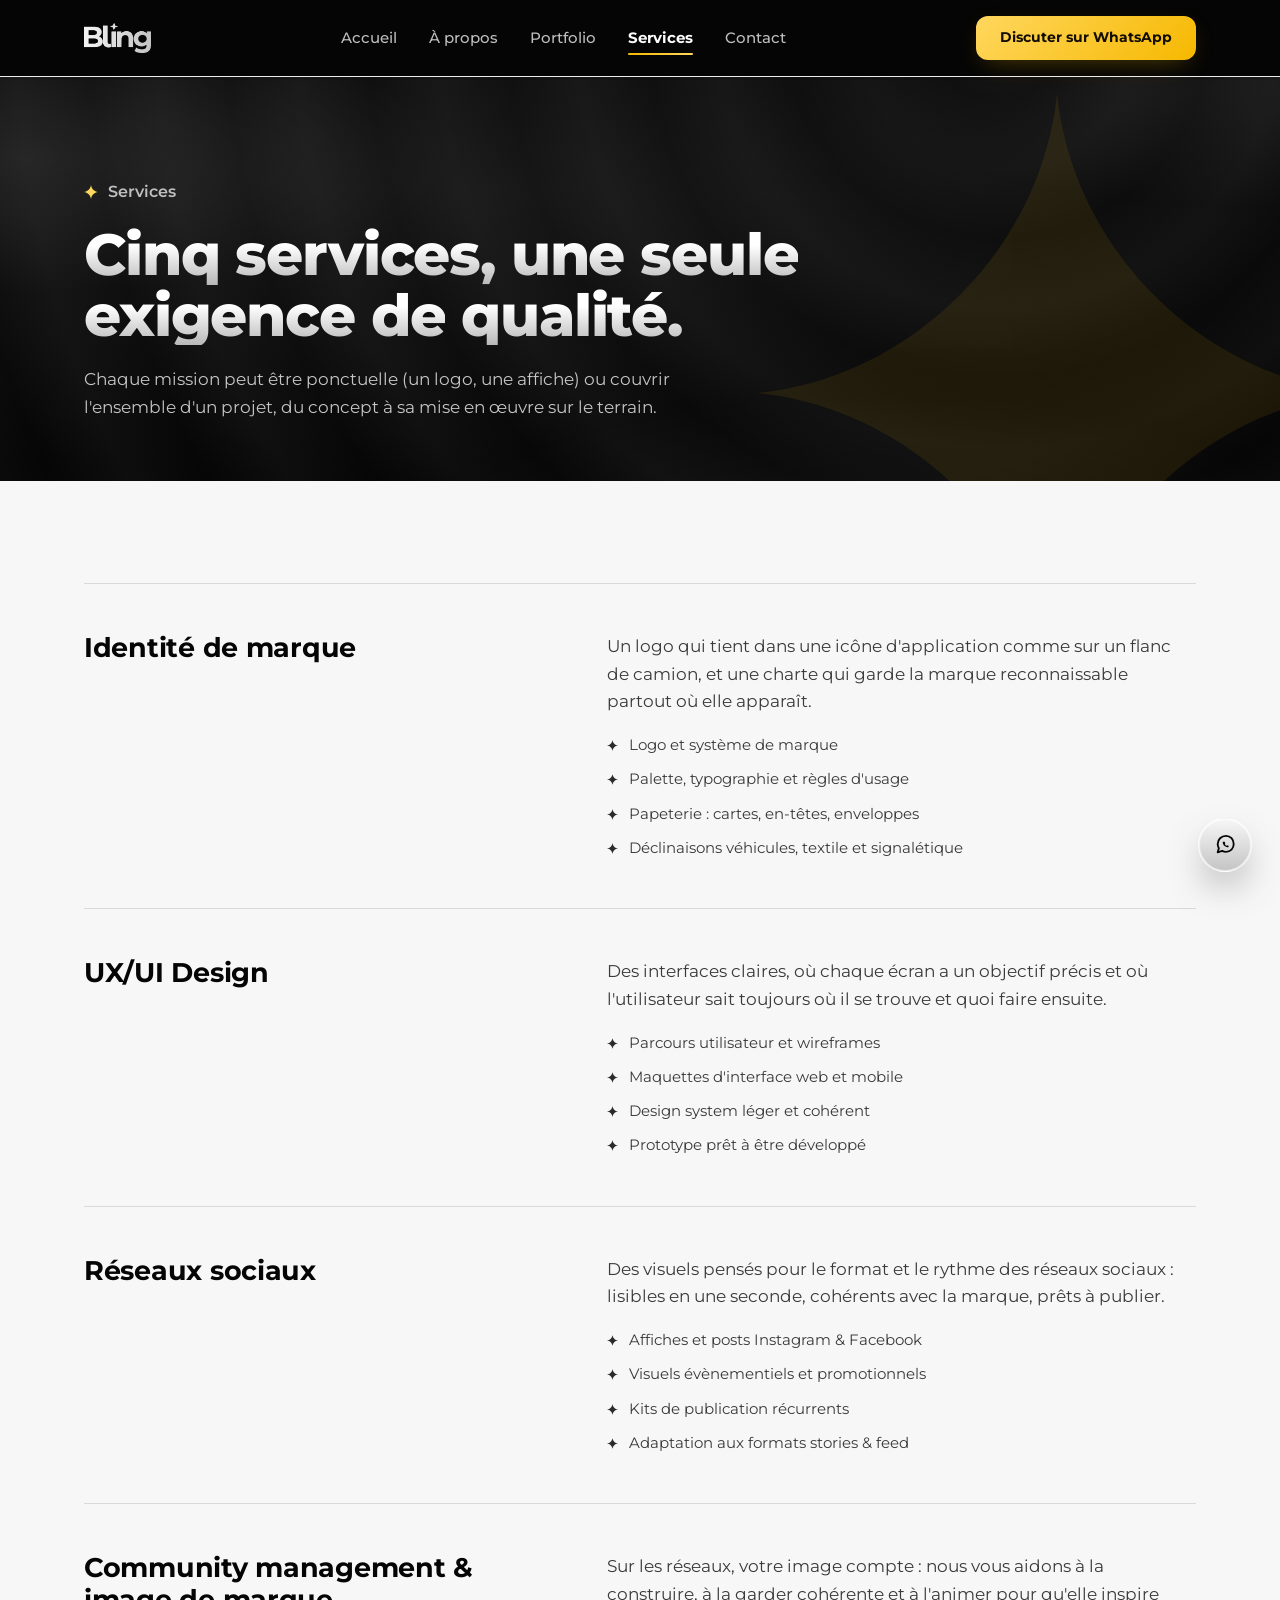
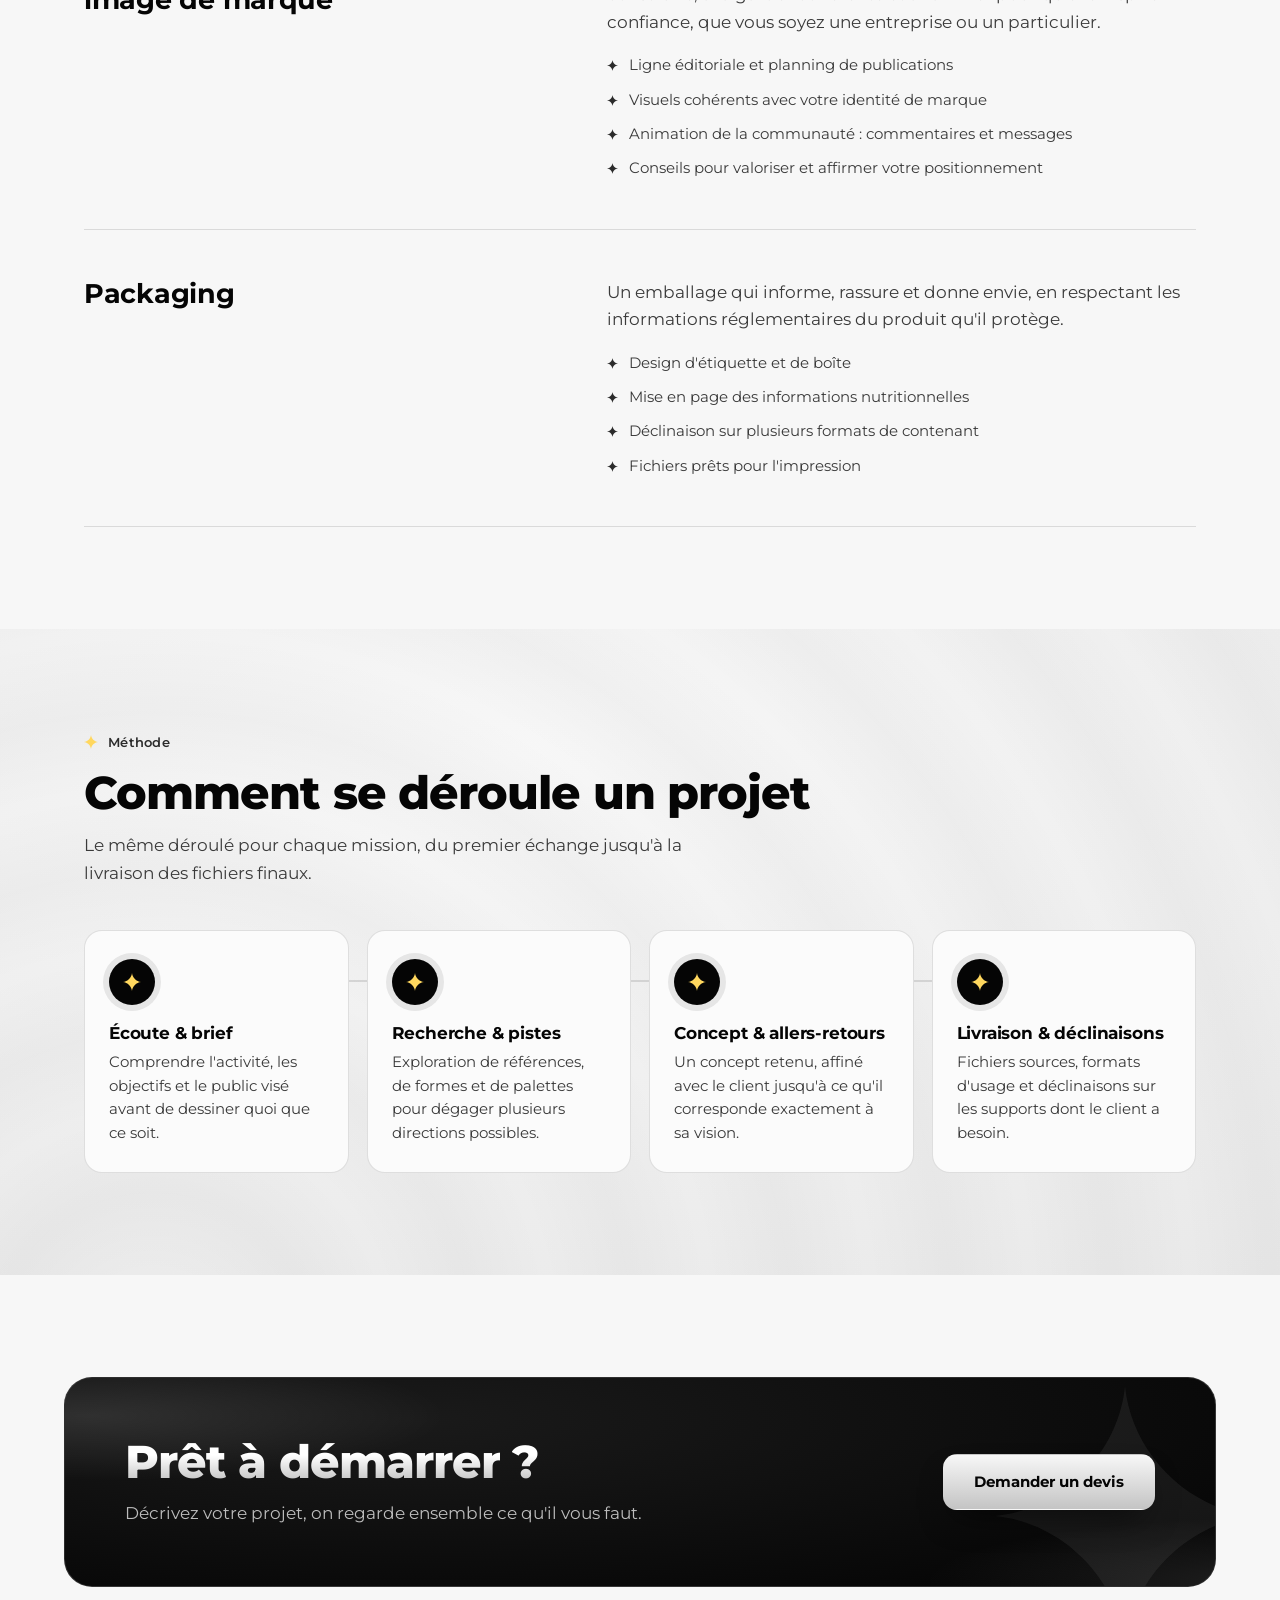
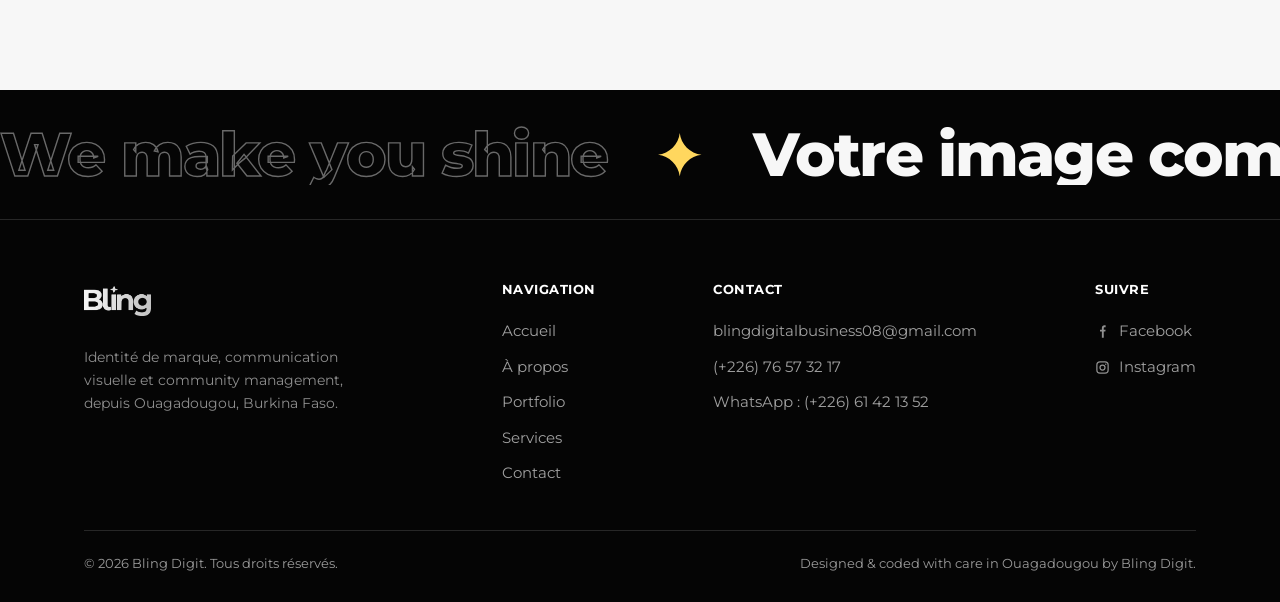
<file: services.html>
<!DOCTYPE html>
<html lang="fr">
<head>
<meta charset="UTF-8">
<meta name="viewport" content="width=device-width, initial-scale=1.0">
<title>Services | Bling Digit</title>
<meta name="description" content="Identité de marque, UX/UI design, réseaux sociaux, community management et packaging : les services de Bling Digit.">
<meta name="theme-color" content="#050505">
<meta property="og:type" content="website">
<meta property="og:site_name" content="Bling Digit">
<meta property="og:title" content="Services | Bling Digit">
<meta property="og:description" content="Identité de marque, UX/UI design, réseaux sociaux, community management et packaging : les services de Bling Digit.">
<meta property="og:image" content="https://www.blingdigit.com/assets/img/og-cover.jpg">
<meta property="og:image:width" content="1200">
<meta property="og:image:height" content="630">
<meta property="og:image:alt" content="Logo Bling Digit">
<meta property="og:url" content="https://www.blingdigit.com/services.html">
<meta property="og:locale" content="fr_FR">
<meta name="twitter:card" content="summary_large_image">
<meta name="twitter:title" content="Services | Bling Digit">
<meta name="twitter:description" content="Identité de marque, UX/UI design, réseaux sociaux, community management et packaging : les services de Bling Digit.">
<meta name="twitter:image" content="https://www.blingdigit.com/assets/img/og-cover.jpg">
<link rel="canonical" href="https://www.blingdigit.com/services.html">
<link rel="icon" type="image/png" href="assets/img/favicon.png">
<link rel="icon" type="image/png" sizes="32x32" href="assets/img/favicon-32.png">
<link rel="apple-touch-icon" href="assets/img/apple-touch-icon.png">
<link rel="preconnect" href="https://fonts.googleapis.com">
<link rel="preconnect" href="https://fonts.gstatic.com" crossorigin>
<link href="https://fonts.googleapis.com/css2?family=Montserrat:wght@400;500;600;700;800&amp;display=swap" rel="stylesheet">
<link rel="stylesheet" href="assets/styles.css">
<link rel="stylesheet" href="assets/futur.css?v=2">
<script>document.documentElement.classList.add('js');setTimeout(function(){if(!window.__bling){document.documentElement.classList.remove('js')}},4000);</script>
</head>
<body>
<a class="skip-link" href="#main-content">Aller au contenu</a>

<header class="nav" id="nav">
  <div class="wrap">
    <a href="index.html" class="brand" aria-label="Bling Digit, accueil"><img width="487" height="217" src="assets/img/bling-logo-light.png" alt="Bling Digit" class="mark"></a>
    <nav class="nav-links" id="nav-links" aria-label="Navigation principale">
      <a href="index.html">Accueil</a>
      <a href="a-propos.html">À propos</a>
      <a href="portfolio.html">Portfolio</a>
      <a href="services.html" aria-current="page">Services</a>
      <a href="contact.html">Contact</a>
      <a class="mobile-only" href="https://wa.me/22661421352" target="_blank" rel="noopener">Discuter sur WhatsApp</a>
    </nav>
    <a class="nav-cta desktop-only" href="https://wa.me/22661421352" target="_blank" rel="noopener">Discuter sur WhatsApp</a>
    <button class="nav-toggle" type="button" aria-controls="nav-links" aria-label="Ouvrir le menu" aria-expanded="false"><span></span><span></span><span></span></button>
  </div>
</header>

<main id="main-content" tabindex="-1">

  <section class="surface-dark" style="padding-bottom:clamp(36px,5vw,60px);">
    <svg class="hero-star" viewBox="0 0 24 24" aria-hidden="true"><path d="M12 0C12.6 6.2 17.8 11.4 24 12 17.8 12.6 12.6 17.8 12 24 11.4 17.8 6.2 12.6 0 12 6.2 11.4 11.4 6.2 12 0Z"/></svg>
    <div class="wrap">
      <p class="hero-kicker reveal"><svg viewBox="0 0 24 24" aria-hidden="true"><path d="M12 0C12.6 6.2 17.8 11.4 24 12 17.8 12.6 12.6 17.8 12 24 11.4 17.8 6.2 12.6 0 12 6.2 11.4 11.4 6.2 12 0Z"/></svg>Services</p>
      <h1 data-split style="font-size:clamp(2.1rem,4.8vw,3.6rem); max-width:18ch;">Cinq services, une seule exigence de qualité.</h1>
      <p class="lede on-dark reveal" style="margin-top:20px; max-width:56ch; --d:.3s">Chaque mission peut être ponctuelle (un logo, une affiche) ou couvrir l'ensemble d'un projet, du concept à sa mise en œuvre sur le terrain.</p>
    </div>
  </section>

  <section>
    <div class="wrap">
      <h2 class="sr-only">Liste des services</h2>
      <div class="service-rows">
      <div class="service-row reveal">
        <div><h3>Identité de marque</h3></div>
        <div>
          <p class="lede">Un logo qui tient dans une icône d'application comme sur un flanc de camion, et une charte qui garde la marque reconnaissable partout où elle apparaît.</p>
          <ul class="service-list"><li>Logo et système de marque</li><li>Palette, typographie et règles d'usage</li><li>Papeterie : cartes, en-têtes, enveloppes</li><li>Déclinaisons véhicules, textile et signalétique</li></ul>
        </div>
      </div>
      <div class="service-row reveal">
        <div><h3>UX/UI Design</h3></div>
        <div>
          <p class="lede">Des interfaces claires, où chaque écran a un objectif précis et où l'utilisateur sait toujours où il se trouve et quoi faire ensuite.</p>
          <ul class="service-list"><li>Parcours utilisateur et wireframes</li><li>Maquettes d'interface web et mobile</li><li>Design system léger et cohérent</li><li>Prototype prêt à être développé</li></ul>
        </div>
      </div>
      <div class="service-row reveal">
        <div><h3>Réseaux sociaux</h3></div>
        <div>
          <p class="lede">Des visuels pensés pour le format et le rythme des réseaux sociaux : lisibles en une seconde, cohérents avec la marque, prêts à publier.</p>
          <ul class="service-list"><li>Affiches et posts Instagram &amp; Facebook</li><li>Visuels évènementiels et promotionnels</li><li>Kits de publication récurrents</li><li>Adaptation aux formats stories &amp; feed</li></ul>
        </div>
      </div>
      <div class="service-row reveal">
        <div><h3>Community management &amp; image de marque</h3></div>
        <div>
          <p class="lede">Sur les réseaux, votre image compte : nous vous aidons à la construire, à la garder cohérente et à l'animer pour qu'elle inspire confiance, que vous soyez une entreprise ou un particulier.</p>
          <ul class="service-list"><li>Ligne éditoriale et planning de publications</li><li>Visuels cohérents avec votre identité de marque</li><li>Animation de la communauté : commentaires et messages</li><li>Conseils pour valoriser et affirmer votre positionnement</li></ul>
        </div>
      </div>
      <div class="service-row reveal">
        <div><h3>Packaging</h3></div>
        <div>
          <p class="lede">Un emballage qui informe, rassure et donne envie, en respectant les informations réglementaires du produit qu'il protège.</p>
          <ul class="service-list"><li>Design d'étiquette et de boîte</li><li>Mise en page des informations nutritionnelles</li><li>Déclinaison sur plusieurs formats de contenant</li><li>Fichiers prêts pour l'impression</li></ul>
        </div>
      </div>
      </div>
    </div>
  </section>

  <section class="section-cloud">
    <div class="wrap">
      <p class="eyebrow"><svg viewBox="0 0 24 24" aria-hidden="true"><path d="M12 0C12.6 6.2 17.8 11.4 24 12 17.8 12.6 12.6 17.8 12 24 11.4 17.8 6.2 12.6 0 12 6.2 11.4 11.4 6.2 12 0Z"/></svg>Méthode</p>
      <h2 class="h-lg" data-split>Comment se déroule un projet</h2>
      <p class="lede reveal" style="margin-top:14px;">Le même déroulé pour chaque mission, du premier échange jusqu'à la livraison des fichiers finaux.</p>
      <div class="steps" style="margin-top:44px;" data-stagger=".12">
        <div class="step reveal"><span class="idx"><svg viewBox="0 0 24 24" aria-hidden="true"><path d="M12 0C12.6 6.2 17.8 11.4 24 12 17.8 12.6 12.6 17.8 12 24 11.4 17.8 6.2 12.6 0 12 6.2 11.4 11.4 6.2 12 0Z"/></svg></span><h3>Écoute &amp; brief</h3><p>Comprendre l'activité, les objectifs et le public visé avant de dessiner quoi que ce soit.</p></div>
        <div class="step reveal"><span class="idx"><svg viewBox="0 0 24 24" aria-hidden="true"><path d="M12 0C12.6 6.2 17.8 11.4 24 12 17.8 12.6 12.6 17.8 12 24 11.4 17.8 6.2 12.6 0 12 6.2 11.4 11.4 6.2 12 0Z"/></svg></span><h3>Recherche &amp; pistes</h3><p>Exploration de références, de formes et de palettes pour dégager plusieurs directions possibles.</p></div>
        <div class="step reveal"><span class="idx"><svg viewBox="0 0 24 24" aria-hidden="true"><path d="M12 0C12.6 6.2 17.8 11.4 24 12 17.8 12.6 12.6 17.8 12 24 11.4 17.8 6.2 12.6 0 12 6.2 11.4 11.4 6.2 12 0Z"/></svg></span><h3>Concept &amp; allers-retours</h3><p>Un concept retenu, affiné avec le client jusqu'à ce qu'il corresponde exactement à sa vision.</p></div>
        <div class="step reveal"><span class="idx"><svg viewBox="0 0 24 24" aria-hidden="true"><path d="M12 0C12.6 6.2 17.8 11.4 24 12 17.8 12.6 12.6 17.8 12 24 11.4 17.8 6.2 12.6 0 12 6.2 11.4 11.4 6.2 12 0Z"/></svg></span><h3>Livraison &amp; déclinaisons</h3><p>Fichiers sources, formats d'usage et déclinaisons sur les supports dont le client a besoin.</p></div>
      </div>
    </div>
  </section>

  <section>
    <div class="cta-band reveal" data-anim="zoom">
      <svg class="star-big" viewBox="0 0 24 24" aria-hidden="true"><path d="M12 0C12.6 6.2 17.8 11.4 24 12 17.8 12.6 12.6 17.8 12 24 11.4 17.8 6.2 12.6 0 12 6.2 11.4 11.4 6.2 12 0Z"/></svg>
      <div>
        <h2 class="h-lg" data-split>Prêt à démarrer ?</h2>
        <p class="lede" style="margin-top:12px;">Décrivez votre projet, on regarde ensemble ce qu'il vous faut.</p>
      </div>
      <div class="cta-actions">
        <a href="contact.html" class="btn btn-primary">Demander un devis</a>
        
      </div>
    </div>
  </section>
</main>

<footer>
  <div class="foot-band"><div class="band" style="padding:0;background:transparent;border:0;"><div class="band-track" aria-hidden="true"><span>We make you shine</span><svg viewBox="0 0 24 24" aria-hidden="true"><path d="M12 0C12.6 6.2 17.8 11.4 24 12 17.8 12.6 12.6 17.8 12 24 11.4 17.8 6.2 12.6 0 12 6.2 11.4 11.4 6.2 12 0Z"/></svg><span>Votre image compte</span><svg viewBox="0 0 24 24" aria-hidden="true"><path d="M12 0C12.6 6.2 17.8 11.4 24 12 17.8 12.6 12.6 17.8 12 24 11.4 17.8 6.2 12.6 0 12 6.2 11.4 11.4 6.2 12 0Z"/></svg><span>We make you shine</span><svg viewBox="0 0 24 24" aria-hidden="true"><path d="M12 0C12.6 6.2 17.8 11.4 24 12 17.8 12.6 12.6 17.8 12 24 11.4 17.8 6.2 12.6 0 12 6.2 11.4 11.4 6.2 12 0Z"/></svg><span>Votre image compte</span><svg viewBox="0 0 24 24" aria-hidden="true"><path d="M12 0C12.6 6.2 17.8 11.4 24 12 17.8 12.6 12.6 17.8 12 24 11.4 17.8 6.2 12.6 0 12 6.2 11.4 11.4 6.2 12 0Z"/></svg><span>We make you shine</span><svg viewBox="0 0 24 24" aria-hidden="true"><path d="M12 0C12.6 6.2 17.8 11.4 24 12 17.8 12.6 12.6 17.8 12 24 11.4 17.8 6.2 12.6 0 12 6.2 11.4 11.4 6.2 12 0Z"/></svg><span>Votre image compte</span><svg viewBox="0 0 24 24" aria-hidden="true"><path d="M12 0C12.6 6.2 17.8 11.4 24 12 17.8 12.6 12.6 17.8 12 24 11.4 17.8 6.2 12.6 0 12 6.2 11.4 11.4 6.2 12 0Z"/></svg></div></div></div>
  <div class="wrap">
    <div class="foot-top">
      <div class="foot-col" style="max-width:300px;">
        <a href="index.html" class="brand" style="margin-bottom:14px; display:inline-flex;" aria-label="Bling Digit, accueil"><img width="487" height="217" src="assets/img/bling-logo-light.png" alt="Bling Digit" class="mark"></a>
        <p style="font-size:.9rem; color:rgba(255,255,255,.55); margin-top:10px;">Identité de marque, communication visuelle et community management, depuis Ouagadougou, Burkina Faso.</p>
      </div>
      <div class="foot-col">
        <p class="foot-h">NAVIGATION</p>
        <a href="index.html">Accueil</a>
        <a href="a-propos.html">À propos</a>
        <a href="portfolio.html">Portfolio</a>
        <a href="services.html">Services</a>
        <a href="contact.html">Contact</a>
      </div>
      <div class="foot-col">
        <p class="foot-h">CONTACT</p>
        <a href="mailto:blingdigitalbusiness08@gmail.com">blingdigitalbusiness08@gmail.com</a>
        <a href="tel:+22676573217">(+226) 76 57 32 17</a>
        <a href="https://wa.me/22661421352" target="_blank" rel="noopener">WhatsApp : (+226) 61 42 13 52</a>
      </div>
      <div class="foot-col">
        <p class="foot-h">SUIVRE</p>
        <a class="social-link" href="https://www.facebook.com/profile.php?id=100087631194981" target="_blank" rel="noopener"><svg width="15" height="15" viewBox="0 0 24 24" fill="currentColor" aria-hidden="true"><path d="M14 9V6.5C14 5.7 14.7 5 15.5 5H17V2H15C12.8 2 11 3.8 11 6V9H8V12H11V22H14V12H16.5L17 9H14Z"/></svg><span>Facebook</span></a>
        <a class="social-link" href="https://www.instagram.com/bling_digit/" target="_blank" rel="noopener"><svg width="15" height="15" viewBox="0 0 24 24" fill="none" stroke="currentColor" stroke-width="2" aria-hidden="true"><rect x="3" y="3" width="18" height="18" rx="5"/><circle cx="12" cy="12" r="4"/><circle cx="17.2" cy="6.8" r="1.1" fill="currentColor" stroke="none"/></svg><span>Instagram</span></a>
      </div>
    </div>
    <div class="foot-bottom">
      <span>© <span class="js-year">2026</span> Bling Digit. Tous droits réservés.</span>
      <span>Designed &amp; coded with care in Ouagadougou by Bling Digit.</span>
    </div>
  </div>
</footer>

<script src="assets/script.js"></script>
<script src="assets/futur.js?v=2" defer></script>
</body>
</html>
</file>
<file: assets/styles.css>
/* Bling Digit - Portfolio v2
   Palette noir / argent : #050505 #0E0E0E #2B2B2B #C4C4C4 #E6E6E6 #F7F7F7
   Montserrat partout, l'étoile à quatre branches comme signature. */

:root{
  --ink:#050505; --deep:#0e0e0e; --graphite:#2B2B2B; --royal:#2B2B2B;
  --sky:#C4C4C4; --cloud:#E6E6E6; --paper:#F7F7F7; --card:#FBFBFB; --slate:#3a3a3a;
  --line:rgba(43,43,43,.14); --line-dark:rgba(196,196,196,.18);
  --display:"Montserrat",-apple-system,"Segoe UI",Roboto,sans-serif;
  --body:var(--display);
  --maxw:1240px; --gutter:clamp(20px,5vw,64px);
  --radius-lg:28px; --radius-md:18px; --radius-sm:12px;
  --ease:cubic-bezier(.22,1,.36,1); --ease-io:cubic-bezier(.65,0,.35,1);
  --nav-h:76px;
  --star:url("data:image/svg+xml,%3Csvg xmlns='http://www.w3.org/2000/svg' viewBox='0 0 24 24'%3E%3Cpath d='M12 0C12.6 6.2 17.8 11.4 24 12 17.8 12.6 12.6 17.8 12 24 11.4 17.8 6.2 12.6 0 12 6.2 11.4 11.4 6.2 12 0Z'/%3E%3C/svg%3E");
}

*,*::before,*::after{ box-sizing:border-box; }
html{ scroll-behavior:smooth; overflow-x:hidden; width:100%; -webkit-text-size-adjust:100%; scroll-padding-top:calc(var(--nav-h) + 24px); }
body{
  margin:0; font-family:var(--body); font-weight:400; color:var(--ink); background:var(--paper);
  -webkit-font-smoothing:antialiased; font-size:16px; line-height:1.6; overflow-x:clip;
}
img{ max-width:100%; height:auto; display:block; }
a{ color:inherit; text-decoration:none; }
ul{ margin:0; padding:0; list-style:none; }
h1,h2,h3,h4,p{ margin:0; }
h1,h2{ font-weight:800; line-height:1.05; letter-spacing:-.02em; }
h3,h4{ font-weight:700; line-height:1.15; letter-spacing:-.01em; }
button{ font-family:var(--body); cursor:pointer; }
body.no-scroll{ overflow:hidden; }
main:focus{ outline:none; }
::selection{ background:var(--ink); color:#fff; }

.wrap{ max-width:var(--maxw); margin:0 auto; padding:0 var(--gutter); }
:focus-visible{ outline:3px solid var(--graphite); outline-offset:3px; border-radius:6px; }
.nav :focus-visible,.surface-dark :focus-visible,footer :focus-visible,.lightbox :focus-visible{ outline-color:var(--sky); }

.sr-only{ position:absolute; width:1px; height:1px; padding:0; margin:-1px; overflow:hidden; clip:rect(0,0,0,0); white-space:nowrap; border:0; }
.skip-link{ position:absolute; left:16px; top:-70px; z-index:400; background:#fff; color:var(--ink); padding:12px 18px; border-radius:10px; font-weight:600; font-size:.92rem; transition:top .15s ease; }
.skip-link:focus{ top:16px; }

/* ---------------------------------------------------------
   Éléments globaux : progression, halo curseur, boutons flottants
--------------------------------------------------------- */
.progress{ position:fixed; top:0; left:0; right:0; height:3px; z-index:260; transform-origin:0 50%; transform:scaleX(var(--p,0)); background:linear-gradient(90deg,#6f6f6f,#fff 50%,#9a9a9a); pointer-events:none; }
.cursor-glow{ position:fixed; left:0; top:0; width:560px; height:560px; margin:-280px 0 0 -280px; border-radius:50%; pointer-events:none; z-index:1;
  background:radial-gradient(circle,rgba(255,255,255,.13),rgba(255,255,255,0) 62%); opacity:0; transition:opacity .4s ease; mix-blend-mode:soft-light; will-change:transform; }
.cursor-glow.on{ opacity:1; }

.fab-stack{ position:fixed; right:clamp(14px,2.4vw,28px); bottom:clamp(14px,2.4vw,28px); z-index:150; display:flex; flex-direction:column; gap:12px; align-items:flex-end; }
.fab{ width:54px; height:54px; border-radius:50%; display:grid; place-items:center; border:1px solid rgba(255,255,255,.22);
  background:linear-gradient(180deg,#2a2a2a,#050505); color:#fff; box-shadow:0 18px 40px -14px rgba(0,0,0,.75); position:relative;
  transition:transform .35s var(--ease), opacity .35s ease, box-shadow .35s ease; }
.fab:hover{ transform:translateY(-3px) scale(1.05); box-shadow:0 24px 46px -14px rgba(0,0,0,.85); }
.fab svg{ width:22px; height:22px; }
.fab-wa{ background:linear-gradient(180deg,#F7F7F7,#C4C4C4); color:var(--ink); border-color:rgba(255,255,255,.6); }
.fab-wa::before{ content:""; position:absolute; inset:-1px; border-radius:50%; border:2px solid rgba(255,255,255,.55); animation:ring 2.8s ease-out infinite; }
@keyframes ring{ 0%{ transform:scale(1); opacity:.9; } 100%{ transform:scale(1.7); opacity:0; } }
.fab-top{ opacity:0; transform:translateY(14px) scale(.9); pointer-events:none; width:46px; height:46px; }
.fab-top.show{ opacity:1; transform:none; pointer-events:auto; }

/* Transition entre pages */
main,footer{ animation:pageIn .8s var(--ease) both; }
@keyframes pageIn{ from{ opacity:0; transform:translateY(14px); } to{ opacity:1; transform:none; } }
body.leaving main,body.leaving footer{ opacity:0; transform:translateY(-10px); transition:opacity .22s ease, transform .22s ease; animation:none; }

/* ---------------------------------------------------------
   Navigation
--------------------------------------------------------- */
.nav{ position:sticky; top:0; z-index:200; border-bottom:1px solid var(--line-dark); transition:transform .5s var(--ease), border-color .3s ease; }
.nav::before{ content:""; position:absolute; inset:0; z-index:-1; background:#050505; -webkit-backdrop-filter:blur(16px) saturate(140%); backdrop-filter:blur(16px) saturate(140%); transition:background .3s ease; }
.nav.scrolled::before{ background:rgba(5,5,5,.84); }
.nav.hidden{ transform:translateY(-100%); }
.nav .wrap{ display:flex; align-items:center; justify-content:space-between; height:var(--nav-h); gap:24px; transition:height .4s var(--ease); }
.nav.scrolled .wrap{ height:64px; }
.brand{ display:flex; align-items:center; gap:10px; color:#fff; }
.brand .mark{ height:30px; width:auto; flex:none; display:block; transition:transform .5s var(--ease), filter .4s ease; }
.brand:hover .mark{ transform:scale(1.06); filter:drop-shadow(0 0 14px rgba(255,255,255,.35)); }
.nav-links{ display:flex; align-items:center; gap:4px; }
.nav-links a{ position:relative; color:rgba(255,255,255,.74); font-size:.94rem; font-weight:500; padding:10px 14px; border-radius:10px; transition:color .25s ease; }
.nav-links a:not(.mobile-only)::after{ content:""; position:absolute; left:14px; right:14px; bottom:5px; height:2px; border-radius:2px; background:linear-gradient(90deg,#fff,#9a9a9a); transform:scaleX(0); transform-origin:0 50%; transition:transform .45s var(--ease); }
.nav-links a:hover{ color:#fff; }
.nav-links a:not(.mobile-only):hover::after,.nav-links a[aria-current="page"]::after{ transform:scaleX(1); }
.nav-links a[aria-current="page"]{ color:#fff; font-weight:700; }
.nav-cta{ position:relative; overflow:hidden; display:inline-flex; align-items:center; gap:9px; background:linear-gradient(180deg,#F7F7F7,#C4C4C4); color:var(--ink); padding:10px 18px; border-radius:12px; font-size:.9rem; font-weight:700; white-space:nowrap; transition:box-shadow .3s ease; }
.nav-cta svg{ width:16px; height:16px; }
.nav-cta:hover{ box-shadow:0 12px 30px -10px rgba(255,255,255,.35); }
.nav-toggle{ display:none; }
.nav-links a.mobile-only{ display:none; }

@media (max-width:860px){
  .nav-links{
    position:fixed; inset:var(--nav-h) 0 0 0; width:100%; max-width:100vw; height:calc(100vh - var(--nav-h)); height:calc(100dvh - var(--nav-h));
    background:radial-gradient(120% 80% at 80% 0,#1b1b1b,#050505 70%); flex-direction:column; align-items:stretch; justify-content:flex-start;
    padding:22px var(--gutter) 28px; gap:0; overflow-y:auto; overflow-x:hidden;
    clip-path:circle(0 at calc(100% - 40px) 0); visibility:hidden; pointer-events:none;
    transition:clip-path .7s var(--ease), visibility .7s; z-index:60;
  }
  .nav-links.open{ clip-path:circle(150% at calc(100% - 40px) 0); visibility:visible; pointer-events:auto; }
  .nav-links a{ font-size:1.5rem; font-weight:700; padding:18px 4px; border-bottom:1px solid var(--line-dark); border-radius:0; color:#fff;
    opacity:0; transform:translateY(24px); transition:opacity .6s ease, transform .7s var(--ease); }
  .nav-links.open a{ opacity:1; transform:none; transition-delay:calc(var(--i,0)*70ms + 180ms); }
  .nav-links a::after{ display:none; }
  .nav-links a[aria-current="page"]{ color:var(--sky); }
  .nav-links a.mobile-only{ display:block; margin-top:26px; text-align:center; border-bottom:0; border-radius:14px; font-size:1.02rem; color:var(--ink); background:linear-gradient(180deg,#F7F7F7,#C4C4C4); }
  .nav-cta.desktop-only{ display:none; }
  .nav-toggle{ display:flex; flex-direction:column; align-items:center; justify-content:center; gap:5px; width:44px; height:44px; border-radius:12px; border:1px solid var(--line-dark); background:rgba(255,255,255,.04); color:#fff; padding:0; }
  .nav-toggle span{ display:block; width:20px; height:2px; border-radius:2px; background:currentColor; transition:transform .5s var(--ease), opacity .3s ease; }
  .nav-toggle[aria-expanded="true"] span:nth-child(1){ transform:translateY(7px) rotate(45deg); }
  .nav-toggle[aria-expanded="true"] span:nth-child(2){ opacity:0; }
  .nav-toggle[aria-expanded="true"] span:nth-child(3){ transform:translateY(-7px) rotate(-45deg); }
}
@media (min-width:861px){ .nav-toggle{ display:none; } }

/* ---------------------------------------------------------
   Boutons
--------------------------------------------------------- */
.btn{ position:relative; overflow:hidden; display:inline-flex; align-items:center; justify-content:center; gap:10px; padding:15px 26px; border-radius:14px; font-size:.95rem; font-weight:700; border:1px solid transparent; transition:transform .4s var(--ease), box-shadow .4s ease, background-color .3s ease, border-color .3s ease, color .3s ease; will-change:transform; }
.btn::after{ content:""; position:absolute; inset:0; background:linear-gradient(110deg,transparent 35%,rgba(255,255,255,.35) 50%,transparent 65%); transform:translateX(-130%); transition:transform .9s var(--ease); pointer-events:none; }
.btn:hover::after{ transform:translateX(130%); }
.btn .arr{ width:18px; height:18px; flex:none; transition:transform .45s var(--ease); }
.btn:hover .arr{ transform:translateX(5px); }
.btn-primary{ background:linear-gradient(180deg,#2B2B2B,#050505); color:#F7F7F7; box-shadow:0 16px 34px -14px rgba(5,5,5,.7), inset 0 1px 0 rgba(255,255,255,.14); }
.btn-primary:hover{ transform:translateY(-3px); box-shadow:0 22px 42px -14px rgba(5,5,5,.85), inset 0 1px 0 rgba(255,255,255,.2); }
.surface-dark .btn-primary,.cta-band .btn-primary,footer .btn-primary{ background:linear-gradient(180deg,#F7F7F7,#C4C4C4); color:var(--ink); box-shadow:0 16px 34px -14px rgba(0,0,0,.7); }
.btn-ghost-dark{ background:rgba(255,255,255,.06); color:#fff; border-color:rgba(255,255,255,.26); backdrop-filter:blur(6px); }
.btn-ghost-dark:hover{ background:rgba(255,255,255,.15); border-color:rgba(255,255,255,.5); transform:translateY(-3px); }
.btn-ghost-light{ background:transparent; color:var(--ink); border-color:var(--line); }
.btn-ghost-light:hover{ background:var(--ink); color:#fff; border-color:var(--ink); transform:translateY(-3px); }
.btn-block{ width:100%; }

/* ---------------------------------------------------------
   Surfaces sombres : aurore, grain, étoile
--------------------------------------------------------- */
.surface-dark{ position:relative; overflow:hidden; isolation:isolate; color:#F7F7F7;
  background:
    repeating-radial-gradient(circle at 78% -12%,rgba(247,247,247,.03) 0,rgba(247,247,247,0) 70px,rgba(247,247,247,.03) 140px),
    radial-gradient(120% 100% at 38% 28%,#161616 0%,#050505 72%); }
.surface-dark::before{ content:""; position:absolute; inset:-25%; z-index:-1; pointer-events:none;
  background:
    radial-gradient(38% 38% at 18% 30%,rgba(255,255,255,.07),transparent 62%),
    radial-gradient(34% 34% at 82% 18%,rgba(196,196,196,.08),transparent 62%),
    radial-gradient(40% 40% at 62% 92%,rgba(255,255,255,.05),transparent 62%);
  animation:aurora 20s ease-in-out infinite alternate; will-change:transform; }
.surface-dark::after{ content:""; position:absolute; inset:0; z-index:-1; pointer-events:none; opacity:.04; mix-blend-mode:overlay;
  background-image:url("data:image/svg+xml,%3Csvg xmlns='http://www.w3.org/2000/svg' width='160' height='160'%3E%3Cfilter id='n'%3E%3CfeTurbulence type='fractalNoise' baseFrequency='.85' numOctaves='2' stitchTiles='stitch'/%3E%3CfeColorMatrix values='0 0 0 0 1 0 0 0 0 1 0 0 0 0 1 0 0 0 .9 0'/%3E%3C/filter%3E%3Crect width='100%25' height='100%25' filter='url(%23n)'/%3E%3C/svg%3E"); }
@keyframes aurora{ 0%{ transform:translate3d(-3%,-2%,0) rotate(0deg) scale(1); } 100%{ transform:translate3d(4%,3%,0) rotate(7deg) scale(1.1); } }
.surface-dark > .wrap{ position:relative; z-index:2; }

.hero-star{ position:absolute; right:-6%; top:4%; width:min(52vw,600px); fill:#C4C4C4; opacity:.07; pointer-events:none; z-index:0; animation:spin 90s linear infinite; transform:translate3d(0,var(--py,0px),0); }
@keyframes spin{ to{ rotate:360deg; } }
.star-float{ position:absolute; z-index:0; pointer-events:none; fill:#fff; opacity:.5; animation:twinkle 4.5s ease-in-out infinite; }
@keyframes twinkle{ 0%,100%{ transform:scale(.6) rotate(0); opacity:.15; } 50%{ transform:scale(1) rotate(45deg); opacity:.7; } }

.pill{ position:relative; overflow:hidden; display:inline-block; max-width:100%; overflow-wrap:break-word; font-weight:800;
  background:linear-gradient(180deg,rgba(38,38,38,.9),rgba(5,5,5,.92)); border:1px solid rgba(196,196,196,.38); border-radius:24px;
  padding:.3em .55em .36em; -webkit-backdrop-filter:blur(8px); backdrop-filter:blur(8px);
  box-shadow:inset 0 1px 0 rgba(255,255,255,.2),0 30px 60px -26px rgba(0,0,0,.95); }
.pill::after{ content:""; position:absolute; inset:0; background:linear-gradient(110deg,transparent 40%,rgba(255,255,255,.2) 50%,transparent 60%); transform:translateX(-130%); animation:shine 7s 2.2s ease-in-out infinite; pointer-events:none; }
@keyframes shine{ 0%,60%{ transform:translateX(-130%); } 100%{ transform:translateX(130%); } }

.hero-kicker,.eyebrow{ display:flex; align-items:center; gap:10px; font-weight:600; }
.hero-kicker{ color:rgba(247,247,247,.74); font-size:.98rem; margin-bottom:20px; }
.hero-kicker svg,.eyebrow svg{ width:14px; height:14px; fill:currentColor; flex:none; animation:spin 12s linear infinite; }
.eyebrow{ font-size:.82rem; color:var(--graphite); margin-bottom:16px; letter-spacing:.02em; }
.eyebrow.on-dark{ color:var(--sky); }

h2.h-lg{ font-size:clamp(1.9rem,3.6vw,2.9rem); }
.lede{ font-size:1.08rem; color:var(--slate); max-width:58ch; }
.lede.on-dark{ color:rgba(255,255,255,.76); }
.surface-dark h1,.surface-dark h2,.cta-band h2,footer h2{ color:#F7F7F7; }

/* découpe de titres mot à mot */
.w{ display:inline-block; overflow:hidden; vertical-align:top; padding:.1em 0 .16em; margin:-.1em 0 -.16em; }
.w>span{ display:inline-block; }
.js [data-split] .w>span{ transform:translateY(115%) rotate(5deg); transform-origin:0 100%; transition:transform 1.05s var(--ease) calc(var(--i,0)*55ms + var(--d,0s)); }
.js [data-split].in .w>span{ transform:none; }
.surface-dark [data-split] .w>span,.cta-band [data-split] .w>span{ background:linear-gradient(180deg,#fff 35%,#b8b8b8); -webkit-background-clip:text; background-clip:text; -webkit-text-fill-color:transparent; }
@media (forced-colors:active){ .surface-dark [data-split] .w>span{ background:none; -webkit-text-fill-color:currentColor; } }

section{ padding:clamp(60px,8vw,112px) 0; position:relative; }
.section-cloud{ background:
  repeating-radial-gradient(circle at 12% 112%,rgba(5,5,5,.022) 0,rgba(5,5,5,0) 80px,rgba(5,5,5,.022) 160px),
  radial-gradient(120% 120% at 40% 20%,#F7F7F7 0%,#E6E6E6 100%); }

/* ---------------------------------------------------------
   Hero accueil
--------------------------------------------------------- */
.hero{ padding-top:clamp(40px,6vw,84px); padding-bottom:clamp(40px,6vw,72px); }
.hero-grid{ display:grid; grid-template-columns:1.08fr .92fr; gap:clamp(28px,4vw,56px); align-items:center; }
.hero h1.pill{ font-size:clamp(2rem,5.6vw,4.2rem); max-width:15ch; }
.hero .lede{ margin-top:30px; font-size:1.12rem; max-width:54ch; }
.hero-actions{ display:flex; flex-wrap:wrap; gap:14px; margin-top:34px; }

.wall-wrap{ position:relative; }
.wall{ position:relative; height:clamp(420px,56vw,660px); display:grid; grid-template-columns:repeat(3,1fr); gap:14px; transform:rotate(-7deg) scale(1.04); transform-origin:50% 50%;
  -webkit-mask-image:linear-gradient(180deg,transparent,#000 14%,#000 86%,transparent); mask-image:linear-gradient(180deg,transparent,#000 14%,#000 86%,transparent); }
.wall-col{ overflow:hidden; }
.wall-track{ display:flex; flex-direction:column; gap:14px; animation:wallUp 46s linear infinite; will-change:transform; }
.wall-col.down .wall-track{ animation-name:wallDown; animation-duration:54s; }
.wall-col.slow .wall-track{ animation-duration:62s; }
.wall:hover .wall-track{ animation-play-state:paused; }
.wall img{ width:100%; border-radius:18px; border:1px solid rgba(255,255,255,.12); box-shadow:0 20px 40px -18px rgba(0,0,0,.8); }
@keyframes wallUp{ from{ transform:translateY(0); } to{ transform:translateY(calc(-50% - 7px)); } }
@keyframes wallDown{ from{ transform:translateY(calc(-50% - 7px)); } to{ transform:translateY(0); } }

.hero-stats{ display:flex; flex-wrap:wrap; gap:clamp(20px,4vw,48px); margin-top:44px; padding-top:28px; border-top:1px solid var(--line-dark); }
.hero-stats .n{ font-size:clamp(1.8rem,3vw,2.4rem); font-weight:800; line-height:1; }
.hero-stats .l{ font-size:.82rem; color:rgba(255,255,255,.6); margin-top:6px; }

@media (max-width:980px){
  .hero-grid{ grid-template-columns:1fr; }
  .wall{ height:380px; transform:rotate(-4deg) scale(1.02); margin-top:8px; }
}
@media (max-width:560px){ .wall{ height:320px; gap:10px; } .wall img{ border-radius:12px; } }

/* ---------------------------------------------------------
   Bandeau logos (marquee)
--------------------------------------------------------- */
.brands-strip{ margin-top:clamp(40px,6vw,72px); }
.brands-strip .cap{ color:rgba(255,255,255,.5); font-size:.84rem; margin-bottom:16px; font-weight:500; }
.marquee{ overflow:hidden; -webkit-mask-image:linear-gradient(90deg,transparent,#000 8%,#000 92%,transparent); mask-image:linear-gradient(90deg,transparent,#000 8%,#000 92%,transparent); }
.marquee-track{ display:flex; width:max-content; animation:scroll 38s linear infinite; }
.marquee:hover .marquee-track{ animation-play-state:paused; }
@keyframes scroll{ from{ transform:translateX(0); } to{ transform:translateX(-50%); } }
.marquee-item{ flex:none; margin-right:14px; width:172px; height:112px; border-radius:16px; background:#f4f4f4; padding:5px; display:flex; align-items:center; justify-content:center; border:1px solid rgba(255,255,255,.1); overflow:hidden; transition:transform .5s var(--ease), box-shadow .5s ease; }
.marquee-item:hover{ transform:translateY(-6px) scale(1.04); box-shadow:0 22px 40px -16px rgba(0,0,0,.8); }
.marquee-item img{ width:100%; height:100%; object-fit:contain; border-radius:10px; }

/* Bandeau slogan */
.band{ padding:clamp(28px,4vw,48px) 0; background:var(--ink); color:#fff; overflow:hidden; border-block:1px solid var(--line-dark); }
.band-track{ display:flex; align-items:center; width:max-content; white-space:nowrap; will-change:transform; animation:bandRun 40s linear infinite; }
.band-track span{ font-size:clamp(2.6rem,8vw,6.6rem); font-weight:800; letter-spacing:-.03em; line-height:1; color:transparent; -webkit-text-stroke:1.4px rgba(255,255,255,.4); transition:color .5s ease, -webkit-text-stroke-color .5s ease; }
.band-track span:nth-of-type(even){ color:#F7F7F7; -webkit-text-stroke:0; }
.band-track span,.band-track svg{ margin-right:clamp(24px,4vw,56px); }
.band-track svg{ width:clamp(22px,3.4vw,44px); height:auto; fill:#C4C4C4; flex:none; animation:spin 10s linear infinite; }
@keyframes bandRun{ from{ transform:translateX(0); } to{ transform:translateX(-50%); } }

/* ---------------------------------------------------------
   Cartes : offres, étapes, contact (spotlight)
--------------------------------------------------------- */
.offer-grid{ display:grid; grid-template-columns:repeat(4,1fr); gap:18px; }
@media (max-width:1000px){ .offer-grid{ grid-template-columns:repeat(2,1fr); } }
@media (max-width:560px){ .offer-grid{ grid-template-columns:1fr; } }
.offer,.step,.contact-card{ position:relative; overflow:hidden; isolation:isolate; background:var(--card); border:1px solid var(--line); border-radius:var(--radius-md); transition:transform .6s var(--ease), box-shadow .6s ease, border-color .4s ease; }
.offer::before,.step::before,.contact-card::before{ content:""; position:absolute; inset:0; z-index:-1; opacity:0; transition:opacity .45s ease;
  background:radial-gradient(420px circle at var(--mx,50%) var(--my,0%),rgba(5,5,5,.08),transparent 60%); }
.offer:hover,.step:hover,.contact-card:hover{ transform:translateY(-6px); box-shadow:0 30px 50px -28px rgba(5,5,5,.4); border-color:rgba(5,5,5,.3); }
.offer:hover::before,.step:hover::before,.contact-card:hover::before{ opacity:1; }
.offer{ padding:30px 26px 28px; }
.offer .ic{ width:50px; height:50px; border-radius:14px; background:var(--ink); color:#fff; display:grid; place-items:center; margin-bottom:22px; transition:transform .7s var(--ease), border-radius .5s ease; }
.offer:hover .ic{ transform:rotate(-8deg) scale(1.1); border-radius:50%; }
.offer .num{ position:absolute; top:20px; right:22px; font-size:.78rem; font-weight:700; color:rgba(5,5,5,.28); }
.offer h3{ font-size:1.1rem; }
.offer p{ margin-top:10px; color:var(--slate); font-size:.92rem; }

.brand-split{ display:grid; grid-template-columns:1fr 1.1fr; gap:clamp(32px,6vw,76px); align-items:start; }
@media (max-width:900px){ .brand-split{ grid-template-columns:1fr; } }
.brand-rows .brand-row{ display:grid; grid-template-columns:24px 1fr; gap:18px; padding:28px 0; border-top:1px solid var(--line); position:relative; transition:padding-left .6s var(--ease); }
.brand-rows .brand-row:last-child{ border-bottom:1px solid var(--line); }
.brand-rows .brand-row::after{ content:""; position:absolute; left:0; top:-1px; height:1px; width:100%; background:var(--ink); transform:scaleX(0); transform-origin:0 50%; transition:transform .9s var(--ease); }
.brand-rows .brand-row:hover::after{ transform:scaleX(1); }
.brand-rows .brand-row:hover{ padding-left:10px; }
.brand-row svg{ width:18px; height:18px; fill:var(--graphite); margin-top:4px; transition:transform .8s var(--ease); }
.brand-row:hover svg{ transform:rotate(180deg) scale(1.3); }
.brand-row h3{ font-size:1.14rem; }
.brand-row p{ margin-top:8px; color:var(--slate); font-size:.95rem; }

/* Travaux sélectionnés (cadres sans recadrage) */
.feature-grid{ display:grid; grid-template-columns:2fr 1fr; gap:22px; }
.feature-grid .work-card.wide{ grid-column:1 / -1; min-height:460px; }
@media (max-width:900px){ .feature-grid{ grid-template-columns:1fr; } .feature-grid .work-card.wide{ min-height:380px; } }
.work-card{ position:relative; display:flex; flex-direction:column; justify-content:flex-end; min-height:310px; border-radius:var(--radius-lg); overflow:hidden; isolation:isolate; color:#fff; background:#0b0b0b; border:1px solid rgba(255,255,255,.1);
  transform:perspective(1000px) rotateX(var(--rx,0deg)) rotateY(var(--ry,0deg)); transition:transform .5s var(--ease), box-shadow .5s ease, border-color .4s ease; will-change:transform; }
.work-card:hover{ box-shadow:0 40px 70px -34px rgba(0,0,0,.9); border-color:rgba(255,255,255,.28); }
.work-card.tall{ min-height:560px; }
.work-card.tall .frame img{ padding-bottom:150px; }
.work-card .frame{ position:absolute; inset:0; z-index:-1; overflow:hidden; }
.work-card .frame::before{ content:""; position:absolute; inset:-40px; background:var(--img) center/cover no-repeat; filter:blur(30px) brightness(.5) saturate(1.3); transform:scale(1.1); }
.work-card .frame img{ position:absolute; inset:0; width:100%; height:100%; object-fit:contain; padding:22px 22px 124px; transition:transform 1s var(--ease); }
.work-card:hover .frame img{ transform:scale(1.045); }
.work-card .scrim{ position:absolute; inset:0; z-index:-1; background:linear-gradient(0deg,rgba(5,5,5,.94) 0%,rgba(5,5,5,.5) 30%,rgba(5,5,5,0) 55%); }
.work-card .glare{ position:absolute; inset:0; z-index:1; pointer-events:none; opacity:0; transition:opacity .4s ease; background:radial-gradient(360px circle at var(--mx,50%) var(--my,50%),rgba(255,255,255,.16),transparent 60%); }
.work-card:hover .glare{ opacity:1; }
.work-card .body{ position:relative; z-index:2; padding:24px; }
.work-card .tag{ display:inline-flex; font-size:.74rem; font-weight:700; color:var(--ink); background:linear-gradient(180deg,#F7F7F7,#C4C4C4); padding:4px 11px; border-radius:99px; margin-bottom:10px; }
.work-card h3{ font-size:1.3rem; }
.work-card p{ margin-top:6px; font-size:.9rem; color:rgba(255,255,255,.76); max-width:46ch; }
.work-card .go{ position:absolute; top:20px; right:20px; z-index:2; width:44px; height:44px; border-radius:50%; display:grid; place-items:center; background:rgba(5,5,5,.55); border:1px solid rgba(255,255,255,.25); backdrop-filter:blur(8px); transform:scale(.8) rotate(-45deg); opacity:0; transition:transform .6s var(--ease), opacity .4s ease; }
.work-card:hover .go{ transform:none; opacity:1; }
.work-card .go svg{ width:18px; height:18px; }

/* Chiffres */
.stats{ display:grid; grid-template-columns:repeat(4,1fr); border:1px solid var(--line-dark); border-radius:var(--radius-md); overflow:hidden; background:rgba(255,255,255,.02); }
.stat{ padding:clamp(22px,3vw,38px); border-right:1px solid var(--line-dark); }
.stat:last-child{ border-right:0; }
.stat .n{ font-size:clamp(2.4rem,5vw,4rem); font-weight:800; line-height:1; letter-spacing:-.03em; background:linear-gradient(180deg,#fff,#a9a9a9); -webkit-background-clip:text; background-clip:text; -webkit-text-fill-color:transparent; font-variant-numeric:tabular-nums; }
.stat .l{ margin-top:12px; font-size:.88rem; color:rgba(255,255,255,.62); }
@media (max-width:760px){ .stats{ grid-template-columns:repeat(2,1fr); } .stat:nth-child(2){ border-right:0; } .stat:nth-child(-n+2){ border-bottom:1px solid var(--line-dark); } }

/* Bande d'appel à l'action */
.cta-band{ position:relative; overflow:hidden; isolation:isolate; width:min(var(--maxw),calc(100% - 2*var(--gutter))); margin:0 auto; display:flex; flex-wrap:wrap; align-items:center; justify-content:space-between; gap:28px;
  border-radius:var(--radius-lg); padding:clamp(34px,5vw,60px) clamp(24px,5vw,60px); color:#F7F7F7; border:1px solid rgba(196,196,196,.2);
  background:radial-gradient(120% 140% at 30% 20%,#1a1a1a 0%,#050505 75%); }
.cta-band::before{ content:""; position:absolute; inset:-30%; z-index:-1; background:radial-gradient(30% 30% at 20% 30%,rgba(255,255,255,.12),transparent 65%),radial-gradient(30% 30% at 85% 80%,rgba(196,196,196,.14),transparent 65%); animation:aurora 16s ease-in-out infinite alternate; }
.cta-band .star-big{ position:absolute; right:-40px; bottom:-60px; width:260px; fill:#C4C4C4; opacity:.08; z-index:-1; animation:spin 60s linear infinite; }
.cta-band .lede{ color:rgba(247,247,247,.75); }
.cta-actions{ display:flex; gap:14px; flex-wrap:wrap; }

/* ---------------------------------------------------------
   Portfolio
--------------------------------------------------------- */
.filter-wrap{ position:sticky; top:calc(var(--nav-h) + 12px); z-index:40; padding:4px 0; transition:top .5s var(--ease); pointer-events:none; }
.nav-away .filter-wrap{ top:12px; }
.filter-bar{ pointer-events:auto; display:inline-flex; max-width:100%; overflow-x:auto; padding:6px; border-radius:999px; background:rgba(247,247,247,.82); -webkit-backdrop-filter:blur(16px); backdrop-filter:blur(16px); border:1px solid var(--line); box-shadow:0 18px 44px -24px rgba(5,5,5,.55); scrollbar-width:none; }
.filter-bar::-webkit-scrollbar{ display:none; }
.filters{ position:relative; display:flex; gap:2px; }
.filter-ind{ position:absolute; top:0; bottom:0; left:0; width:0; border-radius:999px; background:linear-gradient(180deg,#2B2B2B,#050505); box-shadow:0 10px 20px -10px rgba(5,5,5,.7); transition:transform .55s var(--ease), width .55s var(--ease); }
.filter-chip{ position:relative; z-index:1; display:inline-flex; align-items:center; gap:8px; border:0; background:transparent; padding:11px 18px; border-radius:999px; font-weight:600; font-size:.9rem; color:var(--slate); white-space:nowrap; transition:color .35s ease; }
.filter-chip:hover{ color:var(--ink); }
.filter-chip.active{ color:#fff; }
.filter-chip .count{ font-size:.7rem; font-weight:700; padding:2px 7px; border-radius:99px; background:rgba(5,5,5,.08); transition:background .35s ease; }
.filter-chip.active .count{ background:rgba(255,255,255,.2); }

.gallery{ display:grid; grid-template-columns:repeat(4,minmax(0,1fr)); grid-auto-rows:2px; column-gap:18px; margin-top:26px; grid-auto-flow:row dense; }
@media (max-width:980px){ .gallery{ grid-template-columns:repeat(3,minmax(0,1fr)); } }
@media (max-width:700px){ .gallery{ grid-template-columns:repeat(2,minmax(0,1fr)); column-gap:12px; } }
.g-item{ position:relative; align-self:start; overflow:hidden; isolation:isolate; border-radius:var(--radius-md); background:#fff; border:1px solid var(--line); cursor:zoom-in;
  transform:perspective(1000px) rotateX(var(--rx,0deg)) rotateY(var(--ry,0deg)); transition:transform .5s var(--ease), box-shadow .5s ease, border-color .4s ease; will-change:transform; }
.g-item[data-link]{ cursor:pointer; }
.g-item[data-cat="packaging"],.g-item[data-cat="branding"],.g-item[data-cat="logos"]{ background:#f6f6f6; }
.g-item.span2{ grid-column:span 2; }
.g-item:hover,.g-item:focus-visible{ box-shadow:0 34px 56px -30px rgba(5,5,5,.55); border-color:rgba(5,5,5,.3); z-index:3; }
.g-item img{ width:100%; height:auto; display:block; transition:transform 1.1s var(--ease); }
.g-item:hover img{ transform:scale(1.05); }
.g-item .ov{ position:absolute; inset:0; display:flex; flex-direction:column; justify-content:flex-end; padding:16px; color:#fff; opacity:0; transition:opacity .4s ease; background:linear-gradient(0deg,rgba(5,5,5,.9) 0%,rgba(5,5,5,.25) 40%,rgba(5,5,5,0) 62%); }
.g-item:hover .ov,.g-item:focus-visible .ov{ opacity:1; }
.g-item .ov .k{ font-size:.72rem; font-weight:700; color:var(--sky); transform:translateY(8px); transition:transform .55s var(--ease); }
.g-item .ov .t{ font-size:.96rem; font-weight:700; line-height:1.25; margin-top:3px; transform:translateY(12px); transition:transform .65s var(--ease); }
.g-item:hover .ov .k,.g-item:hover .ov .t,.g-item:focus-visible .ov .k,.g-item:focus-visible .ov .t{ transform:none; }
.g-item .zoom-ic{ position:absolute; top:12px; right:12px; width:38px; height:38px; border-radius:50%; display:grid; place-items:center; color:#fff; background:rgba(5,5,5,.6); -webkit-backdrop-filter:blur(8px); backdrop-filter:blur(8px); border:1px solid rgba(255,255,255,.22); opacity:0; transform:scale(.7) rotate(-30deg); transition:transform .6s var(--ease), opacity .4s ease; }
.g-item .zoom-ic svg{ width:16px; height:16px; }
.g-item:hover .zoom-ic,.g-item:focus-visible .zoom-ic{ opacity:1; transform:none; }
@media (hover:none){
  .g-item .ov{ opacity:1; background:linear-gradient(0deg,rgba(5,5,5,.82) 0%,rgba(5,5,5,0) 38%); padding:12px; }
  .g-item .ov .k{ display:none; } .g-item .ov .t{ font-size:.8rem; transform:none; }
  .g-item .zoom-ic{ display:none; }
}
.g-item.hide{ display:none; }

/* ---------------------------------------------------------
   Visionneuse (lightbox)
--------------------------------------------------------- */
.lightbox{ position:fixed; inset:0; z-index:500; display:grid; place-items:center; visibility:hidden; opacity:0; transition:opacity .4s ease, visibility .4s; }
.lightbox.open{ visibility:visible; opacity:1; }
.lb-backdrop{ position:absolute; inset:0; background:radial-gradient(90% 90% at 50% 40%,rgba(22,22,22,.94),rgba(3,3,3,.97)); -webkit-backdrop-filter:blur(14px); backdrop-filter:blur(14px); }
.lb-stage{ position:relative; margin:0; width:100%; height:100%; display:grid; grid-template-columns:minmax(0,1fr); grid-template-rows:minmax(0,1fr); place-items:center; padding:68px clamp(12px,7vw,110px) 84px; touch-action:pan-y; --lb-y:152px; }
.lb-img{ display:block; width:auto; height:auto; max-width:100%; max-height:calc(100vh - var(--lb-y)); max-height:calc(100dvh - var(--lb-y)); min-height:0; object-fit:contain; border-radius:14px; box-shadow:0 50px 100px -30px rgba(0,0,0,.9);
  opacity:0; transform:scale(.94); transition:opacity .45s ease, transform .6s var(--ease); cursor:zoom-in; user-select:none; -webkit-user-drag:none; transform-origin:var(--ox,50%) var(--oy,50%); }
.lightbox.open .lb-img.ready{ opacity:1; transform:scale(1); }
.lb-img.slide-l{ transform:translateX(-46px) scale(.97); } .lb-img.slide-r{ transform:translateX(46px) scale(.97); }
.lightbox.open .lb-img.ready.zoomed{ transform:scale(2.1); cursor:zoom-out; }
.lb-loader{ position:absolute; left:50%; top:50%; width:44px; height:44px; margin:-22px 0 0 -22px; border-radius:50%; border:3px solid rgba(255,255,255,.14); border-top-color:#fff; animation:lbspin .8s linear infinite; opacity:0; transition:opacity .3s ease; pointer-events:none; }
.lb-stage.loading .lb-loader{ opacity:1; }
@keyframes lbspin{ to{ transform:rotate(360deg); } }
.lb-btn{ position:absolute; z-index:5; width:50px; height:50px; border-radius:50%; display:grid; place-items:center; color:#fff; background:rgba(255,255,255,.08); border:1px solid rgba(255,255,255,.22); -webkit-backdrop-filter:blur(10px); backdrop-filter:blur(10px); transition:background .3s ease, transform .5s var(--ease), border-color .3s ease; padding:0; }
.lb-btn:hover{ background:rgba(255,255,255,.2); border-color:rgba(255,255,255,.5); }
.lb-btn svg{ width:20px; height:20px; }
.lb-close{ top:16px; right:clamp(14px,2.4vw,28px); }
.lb-close:hover{ transform:rotate(90deg); }
.lb-prev,.lb-next{ top:50%; margin-top:-25px; }
.lb-prev{ left:clamp(10px,2vw,28px); } .lb-next{ right:clamp(10px,2vw,28px); }
.lb-prev:hover{ transform:translateX(-4px); } .lb-next:hover{ transform:translateX(4px); }
.lb-bar{ position:absolute; left:0; right:0; bottom:0; z-index:4; display:flex; align-items:flex-end; justify-content:space-between; gap:16px; padding:18px clamp(16px,4vw,44px) 22px; color:#fff; background:linear-gradient(0deg,rgba(0,0,0,.65),transparent); pointer-events:none; }
.lb-info .lb-k{ display:block; font-size:.74rem; font-weight:700; color:var(--sky); }
.lb-info .lb-t{ display:block; font-size:1.05rem; font-weight:700; margin-top:2px; }
.lb-count{ font-size:.86rem; font-weight:600; color:rgba(255,255,255,.7); font-variant-numeric:tabular-nums; }
.lightbox.single .lb-prev,.lightbox.single .lb-next,.lightbox.single .lb-count{ display:none; }
@media (max-width:700px){ .lb-stage{ padding:64px 10px 92px; --lb-y:156px; } .lb-prev,.lb-next{ top:auto; bottom:18px; margin:0; width:44px; height:44px; } .lb-prev{ left:auto; right:72px; } .lb-next{ right:16px; } .lb-bar{ padding-right:140px; } .lb-count{ display:none; } }

/* ---------------------------------------------------------
   Services, étapes
--------------------------------------------------------- */
.service-rows{ counter-reset:svc; }
.service-row{ position:relative; display:grid; grid-template-columns:1.1fr 1.4fr; gap:clamp(20px,5vw,60px); padding:clamp(30px,4vw,48px) 0; border-top:1px solid var(--line); transition:padding .6s var(--ease), background-color .4s ease; }
.service-row:last-child{ border-bottom:1px solid var(--line); }
.service-row::before{ content:""; position:absolute; left:0; top:-1px; height:2px; width:100%; background:var(--ink); transform:scaleX(0); transform-origin:0 50%; transition:transform 1s var(--ease); }
.service-row:hover::before{ transform:scaleX(1); }
.service-row:hover{ padding-left:14px; }
@media (max-width:800px){ .service-row{ grid-template-columns:1fr; gap:16px; } }
.service-row h3{ font-size:clamp(1.3rem,2.4vw,1.7rem); display:flex; flex-direction:column; gap:10px; }
.service-row h3::before{ counter-increment:svc; content:none; font-size:.9rem; font-weight:700; color:rgba(5,5,5,.35); -webkit-text-stroke:0; }
.service-list{ margin-top:18px; display:flex; flex-direction:column; gap:10px; }
.service-list li{ position:relative; font-size:.95rem; color:var(--slate); padding-left:22px; transition:transform .5s var(--ease), color .3s ease; }
.service-list li::before{ content:""; position:absolute; left:0; top:7px; width:11px; height:11px; background:var(--graphite); -webkit-mask:var(--star) center/contain no-repeat; mask:var(--star) center/contain no-repeat; transition:transform .8s var(--ease); }
.service-row:hover .service-list li{ color:var(--ink); }
.service-row:hover .service-list li::before{ transform:rotate(180deg) scale(1.2); }

.steps{ position:relative; display:grid; grid-template-columns:repeat(4,1fr); gap:18px; }
.steps::before,.steps::after{ content:""; position:absolute; left:6%; right:6%; top:50px; height:2px; border-radius:2px; }
.steps::before{ background:var(--line); }
.steps::after{ background:linear-gradient(90deg,#050505,#6a6a6a); transform-origin:0 50%; transform:scaleX(var(--prog,0)); right:6%; }
@media (max-width:900px){ .steps{ grid-template-columns:repeat(2,1fr); } .steps::before,.steps::after{ display:none; } }
@media (max-width:560px){ .steps{ grid-template-columns:1fr; } }
.step{ padding:28px 24px 26px; }
.step .idx{ display:grid; place-items:center; width:46px; height:46px; margin-bottom:18px; border-radius:50%; background:var(--ink); color:#fff; font-weight:800; font-size:1rem; box-shadow:0 0 0 6px var(--cloud); transition:transform .7s var(--ease); }
.step:hover .idx{ transform:rotate(360deg) scale(1.08); }
.step h3{ font-size:1.08rem; }
.step p{ margin-top:8px; color:var(--slate); font-size:.92rem; }

/* ---------------------------------------------------------
   Étude de cas
--------------------------------------------------------- */
.cs-hero{ padding-top:clamp(48px,8vw,110px); padding-bottom:clamp(36px,6vw,70px); }
.cs-meta{ display:grid; grid-template-columns:repeat(4,minmax(0,1fr)); gap:20px 28px; margin-top:36px; padding-top:28px; border-top:1px solid var(--line-dark); }
@media (max-width:860px){ .cs-meta{ grid-template-columns:repeat(2,minmax(0,1fr)); } }
.cs-meta .k{ font-size:.78rem; color:rgba(255,255,255,.55); }
.cs-meta .v{ font-size:1rem; margin-top:4px; font-weight:700; }
.breadcrumb{ font-size:.86rem; color:rgba(255,255,255,.55); margin-bottom:18px; }
.breadcrumb a{ transition:color .2s; } .breadcrumb a:hover{ color:#fff; }
.cs-figure{ position:relative; border-radius:var(--radius-lg); overflow:hidden; border:1px solid var(--line); background:#fff; cursor:zoom-in; }
.cs-figure img{ width:100%; height:auto; transition:transform 1.2s var(--ease); }
.cs-figure:hover img{ transform:scale(1.03); }
.cs-block{ display:grid; grid-template-columns:.9fr 1.4fr; gap:clamp(24px,5vw,56px); padding:clamp(36px,5vw,60px) 0; border-top:1px solid var(--line); }
@media (max-width:860px){ .cs-block{ grid-template-columns:1fr; gap:20px; } }
.cs-block h2{ font-size:clamp(1.4rem,2.4vw,1.8rem); position:sticky; top:calc(var(--nav-h) + 24px); align-self:start; }
@media (max-width:860px){ .cs-block h2{ position:static; } }
.logo-showcase{ display:inline-block; max-width:380px; width:100%; margin-bottom:28px; border-radius:var(--radius-md); overflow:hidden; border:1px solid var(--line); background:#fff; cursor:zoom-in; }
.color-chip-row{ display:flex; gap:14px; margin-top:22px; flex-wrap:wrap; }
.color-chip{ display:flex; align-items:center; gap:12px; background:var(--card); border:1px solid var(--line); border-radius:14px; padding:10px 18px 10px 10px; transition:transform .5s var(--ease), box-shadow .5s ease; }
.color-chip:hover{ transform:translateY(-4px); box-shadow:0 20px 30px -20px rgba(5,5,5,.4); }
.color-chip .sw{ width:36px; height:36px; border-radius:10px; flex:none; }
.color-chip .name{ font-size:.88rem; font-weight:700; }
.color-chip .role{ font-size:.78rem; color:var(--slate); }
.mockup-grid{ display:grid; grid-template-columns:1.96fr 1fr; gap:16px; margin-top:24px; align-items:start; }
@media (max-width:760px){ .mockup-grid{ grid-template-columns:1fr; } }
.mockup-grid figure{ margin:0; border-radius:var(--radius-md); overflow:hidden; border:1px solid var(--line); background:#fff; cursor:zoom-in; }
.mockup-grid img{ width:100%; height:auto; transition:transform 1.1s var(--ease); }
.mockup-grid figure:hover img{ transform:scale(1.04); }
.mockup-grid figure.m-shirt{ background:#fff; }
.cs-block .lede + .lede{ margin-top:16px; }
.cs-block strong{ color:var(--ink); }

/* ---------------------------------------------------------
   Contact
--------------------------------------------------------- */
.contact-grid{ display:grid; grid-template-columns:1fr 1fr; gap:clamp(30px,5vw,64px); }
.contact-grid > *{ min-width:0; }
@media (max-width:900px){ .contact-grid{ grid-template-columns:minmax(0,1fr); } }
.contact-card{ display:flex; align-items:center; gap:16px; padding:22px 24px; margin-bottom:14px; overflow-wrap:anywhere; }
.contact-card .ic{ width:48px; height:48px; border-radius:14px; background:var(--ink); color:#fff; display:grid; place-items:center; flex:none; transition:transform .7s var(--ease); }
.contact-card:hover .ic{ transform:rotate(-10deg) scale(1.1); }
.contact-card .k{ font-size:.78rem; color:var(--slate); }
.contact-card .v{ font-size:1.02rem; font-weight:700; margin-top:2px; }
.contact-card .chev{ margin-left:auto; width:18px; height:18px; flex:none; opacity:.35; transition:transform .5s var(--ease), opacity .3s; }
.contact-card:hover .chev{ transform:translateX(5px); opacity:1; }
@media (max-width:480px){ .contact-card .v{ font-size:.88rem; } .contact-card{ gap:12px; padding-inline:14px; } }

.form-card{ background:var(--card); border:1px solid var(--line); border-radius:var(--radius-lg); padding:clamp(24px,4vw,42px); box-shadow:0 40px 70px -48px rgba(5,5,5,.5); }
.field{ position:relative; margin-bottom:18px; }
.field label{ display:block; font-size:.84rem; font-weight:700; margin-bottom:8px; }
.field input,.field select,.field textarea{ width:100%; padding:14px 16px; border-radius:12px; border:1px solid var(--line); font-family:var(--body); font-size:.96rem; background:#fff; color:var(--ink); transition:border-color .3s ease, box-shadow .3s ease, transform .4s var(--ease); }
.field input:focus,.field select:focus,.field textarea:focus{ outline:none; border-color:var(--ink); box-shadow:0 0 0 5px rgba(5,5,5,.09); transform:translateY(-2px); }
.field input:not(:placeholder-shown):valid{ border-color:rgba(5,5,5,.45); }
.field textarea{ resize:vertical; min-height:140px; }
.form-note{ font-size:.82rem; color:var(--slate); margin-top:14px; }
.form-status{ margin-top:14px; font-size:.9rem; font-weight:600; min-height:1.4em; }

/* ---------------------------------------------------------
   À propos
--------------------------------------------------------- */
.about-photo-grid{ display:grid; grid-template-columns:.62fr 1fr; gap:clamp(30px,5vw,60px); align-items:center; }
.about-text-grid{ display:grid; grid-template-columns:1fr 1fr; gap:clamp(30px,5vw,60px); }
@media (max-width:900px){ .about-photo-grid,.about-text-grid{ grid-template-columns:1fr; } }
.brand-tile{ position:relative; aspect-ratio:1; border-radius:var(--radius-lg); display:grid; place-items:center; border:1px solid rgba(196,196,196,.24); overflow:hidden;
  background:repeating-radial-gradient(circle at 80% -10%,rgba(247,247,247,.05) 0,rgba(247,247,247,0) 60px,rgba(247,247,247,.05) 120px),radial-gradient(120% 100% at 38% 28%,#1a1a1a,#050505 72%);
  transform:perspective(1000px) rotateX(var(--rx,0deg)) rotateY(var(--ry,0deg)); transition:transform .5s var(--ease); box-shadow:0 50px 80px -40px rgba(0,0,0,.9); }
.brand-tile img{ width:68%; height:auto; position:relative; z-index:2; animation:floaty 7s ease-in-out infinite; }
.brand-tile .ring{ position:absolute; border-radius:50%; border:1px solid rgba(196,196,196,.22); animation:spin 40s linear infinite; }
.brand-tile .ring.r1{ inset:10%; border-style:dashed; } .brand-tile .ring.r2{ inset:-14%; animation-direction:reverse; animation-duration:60s; }
@keyframes floaty{ 0%,100%{ transform:translateY(-6px); } 50%{ transform:translateY(8px); } }
.pillars{ display:grid; grid-template-columns:repeat(3,1fr); gap:18px; margin-top:44px; }
@media (max-width:800px){ .pillars{ grid-template-columns:1fr; } }
.pillar{ padding:26px; }
.pillar h3{ font-size:1.05rem; margin-top:12px; }
.pillar p{ margin-top:8px; font-size:.92rem; color:var(--slate); }
.pillar .ic{ width:44px; height:44px; border-radius:12px; background:var(--ink); color:#fff; display:grid; place-items:center; }
.logos-wall{ display:flex; flex-wrap:wrap; gap:14px; margin-top:32px; }

/* 404 */
.nf{ min-height:70vh; display:flex; align-items:center; }
.nf .big{ position:absolute; right:4%; bottom:-6%; font-size:clamp(9rem,28vw,24rem); font-weight:800; line-height:1; color:transparent; -webkit-text-stroke:1.5px rgba(255,255,255,.12); pointer-events:none; z-index:0; }

/* ---------------------------------------------------------
   Pied de page
--------------------------------------------------------- */
footer{ position:relative; overflow:hidden; background:var(--ink); color:rgba(255,255,255,.7); padding:0 0 28px; }
.foot-band{ padding:clamp(22px,3vw,34px) 0; border-bottom:1px solid var(--line-dark); overflow:hidden; }
.foot-band .band-track span{ font-size:clamp(2rem,5vw,3.8rem); }
.foot-top{ display:flex; flex-wrap:wrap; justify-content:space-between; gap:40px; padding:clamp(40px,5vw,60px) 0 38px; border-bottom:1px solid var(--line-dark); }
.foot-col .foot-h{ color:#fff; font-size:.8rem; font-weight:700; margin-bottom:14px; letter-spacing:.04em; }
.foot-col a{ display:block; padding:6px 0; font-size:.92rem; color:rgba(255,255,255,.62); transition:color .25s ease, transform .4s var(--ease); width:fit-content; }
.foot-col a:hover{ color:#fff; transform:translateX(5px); }
.foot-col a.social-link{ display:flex; align-items:center; gap:9px; }
.foot-col a.social-link svg{ flex:none; opacity:.9; }
.foot-bottom{ display:flex; flex-wrap:wrap; justify-content:space-between; gap:10px; padding-top:22px; font-size:.82rem; color:rgba(255,255,255,.6); }

/* ---------------------------------------------------------
   Révélations au défilement
--------------------------------------------------------- */
.reveal{ transition:opacity .9s ease var(--d,0s), translate 1.1s var(--ease) var(--d,0s), scale 1.1s var(--ease) var(--d,0s), filter .9s ease var(--d,0s); }
.js .reveal{ opacity:0; translate:0 34px; }
.js .reveal[data-anim="left"]{ translate:-46px 0; }
.js .reveal[data-anim="right"]{ translate:46px 0; }
.js .reveal[data-anim="zoom"]{ translate:0 0; scale:.9; }
.js .reveal[data-anim="blur"]{ filter:blur(14px); translate:0 20px; }
.js .reveal.in{ opacity:1; translate:none; scale:none; filter:none; }

@media (prefers-reduced-motion:reduce){
  *,*::before,*::after{ animation-duration:.001ms !important; animation-iteration-count:1 !important; transition-duration:.001ms !important; scroll-behavior:auto !important; }
  .js .reveal,.js [data-split] .w>span{ opacity:1 !important; transform:none !important; translate:none !important; scale:none !important; filter:none !important; }
  .wall-track,.marquee-track,.band-track{ animation:none !important; }
  .cursor-glow{ display:none; }
}
</file>
<file: assets/futur.css>
:root{--gold:#F6B800;--gold-hi:#FFD75E;--gold-lo:#B07A00;--gold-glow:rgba(246,184,0,.38)}
.nav,.nav.hidden{transform:none!important}
.nav::after{content:"";position:absolute;left:0;right:0;bottom:-1px;height:1px;background:linear-gradient(90deg,transparent,var(--gold) 30%,var(--gold-hi) 50%,var(--gold) 70%,transparent);opacity:0;transition:opacity .4s}
.nav.scrolled::after{opacity:.8}
.nav-links a:not(.mobile-only)::after{background:linear-gradient(90deg,var(--gold),var(--gold-hi))!important}
.nav-cta{background:linear-gradient(135deg,var(--gold-hi),var(--gold))!important;color:#120d00!important;box-shadow:0 8px 26px -10px var(--gold-glow)}
.nav-cta:hover{box-shadow:0 14px 34px -8px var(--gold-glow)!important}
.progress{background:linear-gradient(90deg,var(--gold-lo),var(--gold-hi),#fff)!important}
.cursor-glow{background:radial-gradient(circle,rgba(246,184,0,.11),transparent 62%)!important}
.surface-dark .btn-primary{background:linear-gradient(135deg,var(--gold-hi),var(--gold))!important;color:#120d00!important;box-shadow:0 16px 40px -16px var(--gold-glow)}
.surface-dark .btn-primary:hover{box-shadow:0 20px 48px -12px var(--gold-glow)}
.btn-primary:hover{box-shadow:0 16px 38px -14px var(--gold-glow)}
.hero-kicker svg,.eyebrow svg{fill:var(--gold-hi)!important;color:var(--gold-hi)}
.band-track svg{fill:var(--gold-hi)!important}
.hero-star{fill:var(--gold)!important;opacity:.09!important}
.hero h1.pill{filter:drop-shadow(0 0 26px rgba(246,184,0,.2))}
.hero .wrap{position:relative;z-index:2}
.hero-fx,.hero-top{position:absolute;inset:0;pointer-events:none;overflow:hidden}
.hero-fx{z-index:1}
.hero-top{z-index:3}
.hero-fx canvas{position:absolute;inset:0;width:100%;height:100%}
.aur{position:absolute;border-radius:50%;filter:blur(70px);mix-blend-mode:screen;animation:aur 16s ease-in-out infinite alternate}
.a1{width:46vw;height:46vw;max-width:640px;max-height:640px;left:-8%;top:-14%;background:radial-gradient(circle,rgba(246,184,0,.3),transparent 68%)}
.a2{width:52vw;height:52vw;max-width:720px;max-height:720px;right:-10%;bottom:-24%;background:radial-gradient(circle,rgba(196,196,196,.26),transparent 68%);animation-delay:-6s}
@keyframes aur{to{transform:translate3d(6vw,4vh,0) scale(1.18)}}
.gridfloor{position:absolute;left:-25%;right:-25%;bottom:-8%;height:56%;background:linear-gradient(rgba(196,196,196,.17) 1px,transparent 1px) 0 0/100% 56px,linear-gradient(90deg,rgba(196,196,196,.17) 1px,transparent 1px) 0 0/64px 100%;transform:perspective(520px) rotateX(64deg);transform-origin:50% 100%;-webkit-mask-image:linear-gradient(to top,#000 5%,transparent 80%);mask-image:linear-gradient(to top,#000 5%,transparent 80%);animation:grid 5s linear infinite}
@keyframes grid{to{background-position:0 56px,0 0}}
.ob{position:absolute;left:70%;top:50%;width:0;height:0;--os:520px}
.orbit{position:absolute;left:0;top:0;border-radius:50%;border:1px solid rgba(196,196,196,.24)}
.o1{width:var(--os);height:var(--os);margin:calc(var(--os)/-2) 0 0 calc(var(--os)/-2);animation:rot 28s linear infinite}
.o2{width:calc(var(--os)*.82);height:calc(var(--os)*.82);margin:calc(var(--os)*-.41) 0 0 calc(var(--os)*-.41);border-style:dashed;border-color:rgba(246,184,0,.38);animation:rot 40s linear infinite reverse}
.orbit::after{content:"";position:absolute;top:-5px;left:50%;width:10px;height:10px;margin-left:-5px;border-radius:50%;background:var(--gold-hi);box-shadow:0 0 18px 4px var(--gold-glow)}
@keyframes rot{to{transform:rotate(360deg)}}
.chip{position:absolute;display:flex;align-items:center;gap:9px;padding:9px 15px 9px 10px;border-radius:999px;font:700 .78rem/1 var(--display);color:#F7F7F7;white-space:nowrap;background:rgba(20,20,20,.58);border:1px solid rgba(255,255,255,.14);-webkit-backdrop-filter:blur(14px);backdrop-filter:blur(14px);box-shadow:0 16px 40px -16px #000,inset 0 0 0 1px rgba(246,184,0,.14);animation:flt 6s ease-in-out infinite}
.chip svg{width:18px;height:18px;color:var(--gold-hi)}
.c1{left:calc(var(--os)*-.5);top:calc(var(--os)*-.2)}
.c2{left:calc(var(--os)*.1);top:calc(var(--os)*.4);animation-delay:-2s}
.c3{left:calc(var(--os)*-.46);top:calc(var(--os)*.3);animation-delay:-4s}
@keyframes flt{50%{transform:translateY(-12px)}}
.wall-wrap{perspective:1000px}
.wall{transition:rotate .3s ease-out}
.ic{background:linear-gradient(150deg,#1d1d1d,#050505)!important;color:#F7F7F7!important;box-shadow:inset 0 0 0 1px rgba(246,184,0,.32),0 12px 30px -14px var(--gold-glow);transition:box-shadow .4s}
.ic svg{width:24px;height:24px;overflow:visible;transition:transform .6s cubic-bezier(.22,1,.36,1)}
.a{stroke:var(--gold-hi)}
.offer:hover .ic,.contact-card:hover .ic{box-shadow:inset 0 0 0 1px var(--gold),0 14px 36px -10px var(--gold-glow)}
.offer:hover .ic svg,.contact-card:hover .ic svg{transform:scale(1.14)}
.brand-row .ic2{flex:none;width:46px;height:46px;border-radius:14px;display:grid;place-items:center;background:linear-gradient(150deg,#1d1d1d,#050505);color:#F7F7F7;box-shadow:inset 0 0 0 1px rgba(246,184,0,.32)}
.brand-row .ic2 svg{width:24px;height:24px;fill:none!important;stroke:currentColor!important;opacity:1!important}
.brand-row .ic2 svg .a{stroke:var(--gold-hi)!important}
.spot{position:absolute;inset:0;border-radius:inherit;pointer-events:none;opacity:0;transition:opacity .4s;background:radial-gradient(320px circle at var(--mx,50%) var(--my,50%),rgba(246,184,0,.15),transparent 62%)}
.has-spot:hover>.spot{opacity:1}
@media (max-width:900px){.gridfloor{height:42%}.chip{display:none}.aur{filter:blur(50px)}}
@media (prefers-reduced-motion:reduce){.aur,.gridfloor,.orbit,.chip{animation:none!important}.hero-fx canvas{display:none}}

.brand-rows .brand-row{grid-template-columns:48px 1fr;gap:24px;align-items:start}
.brand-row:hover .ic2 svg{transform:scale(1.1)}
.offer .ic,.pillar .ic{width:52px;height:52px;margin-bottom:32px}
.contact-card{gap:20px}
.idx svg{width:18px;height:18px;fill:var(--gold-hi)}
.btn{padding-inline:30px}
.nav-cta{padding-inline:24px}
</file>
